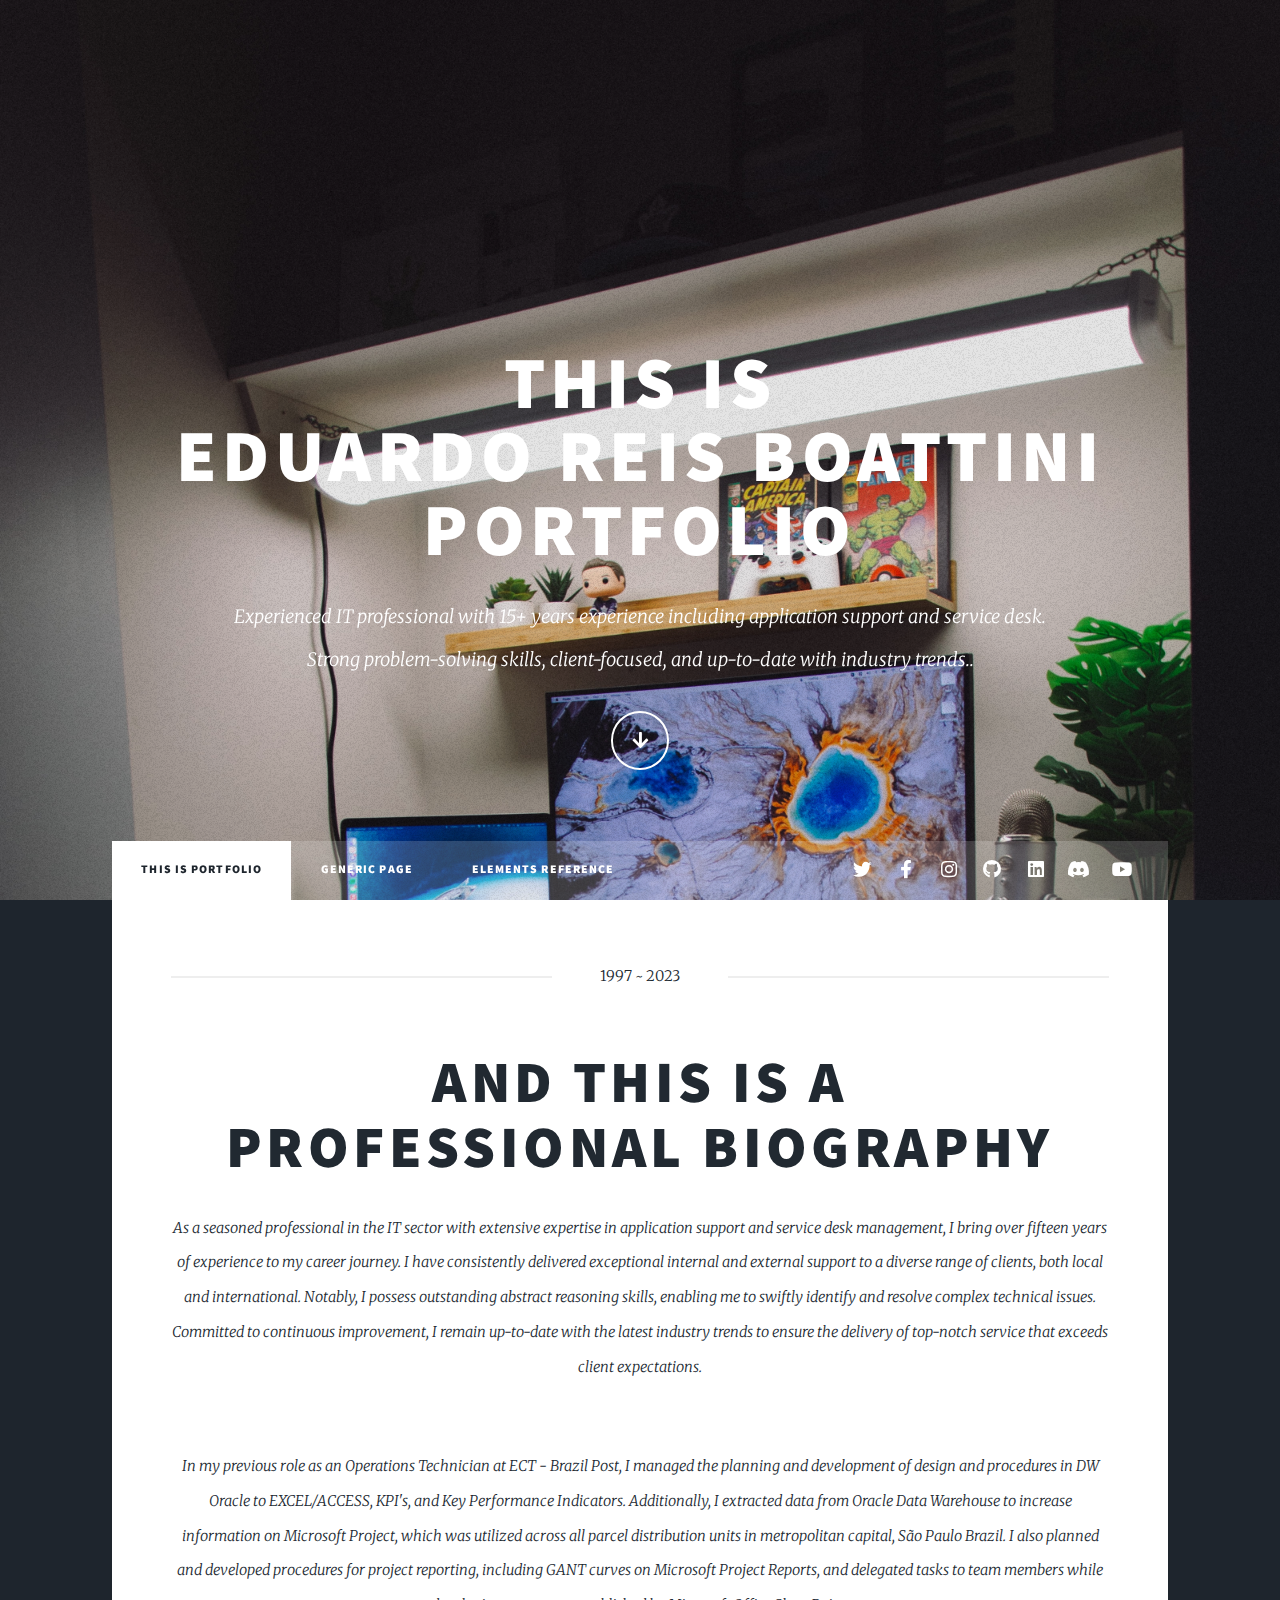
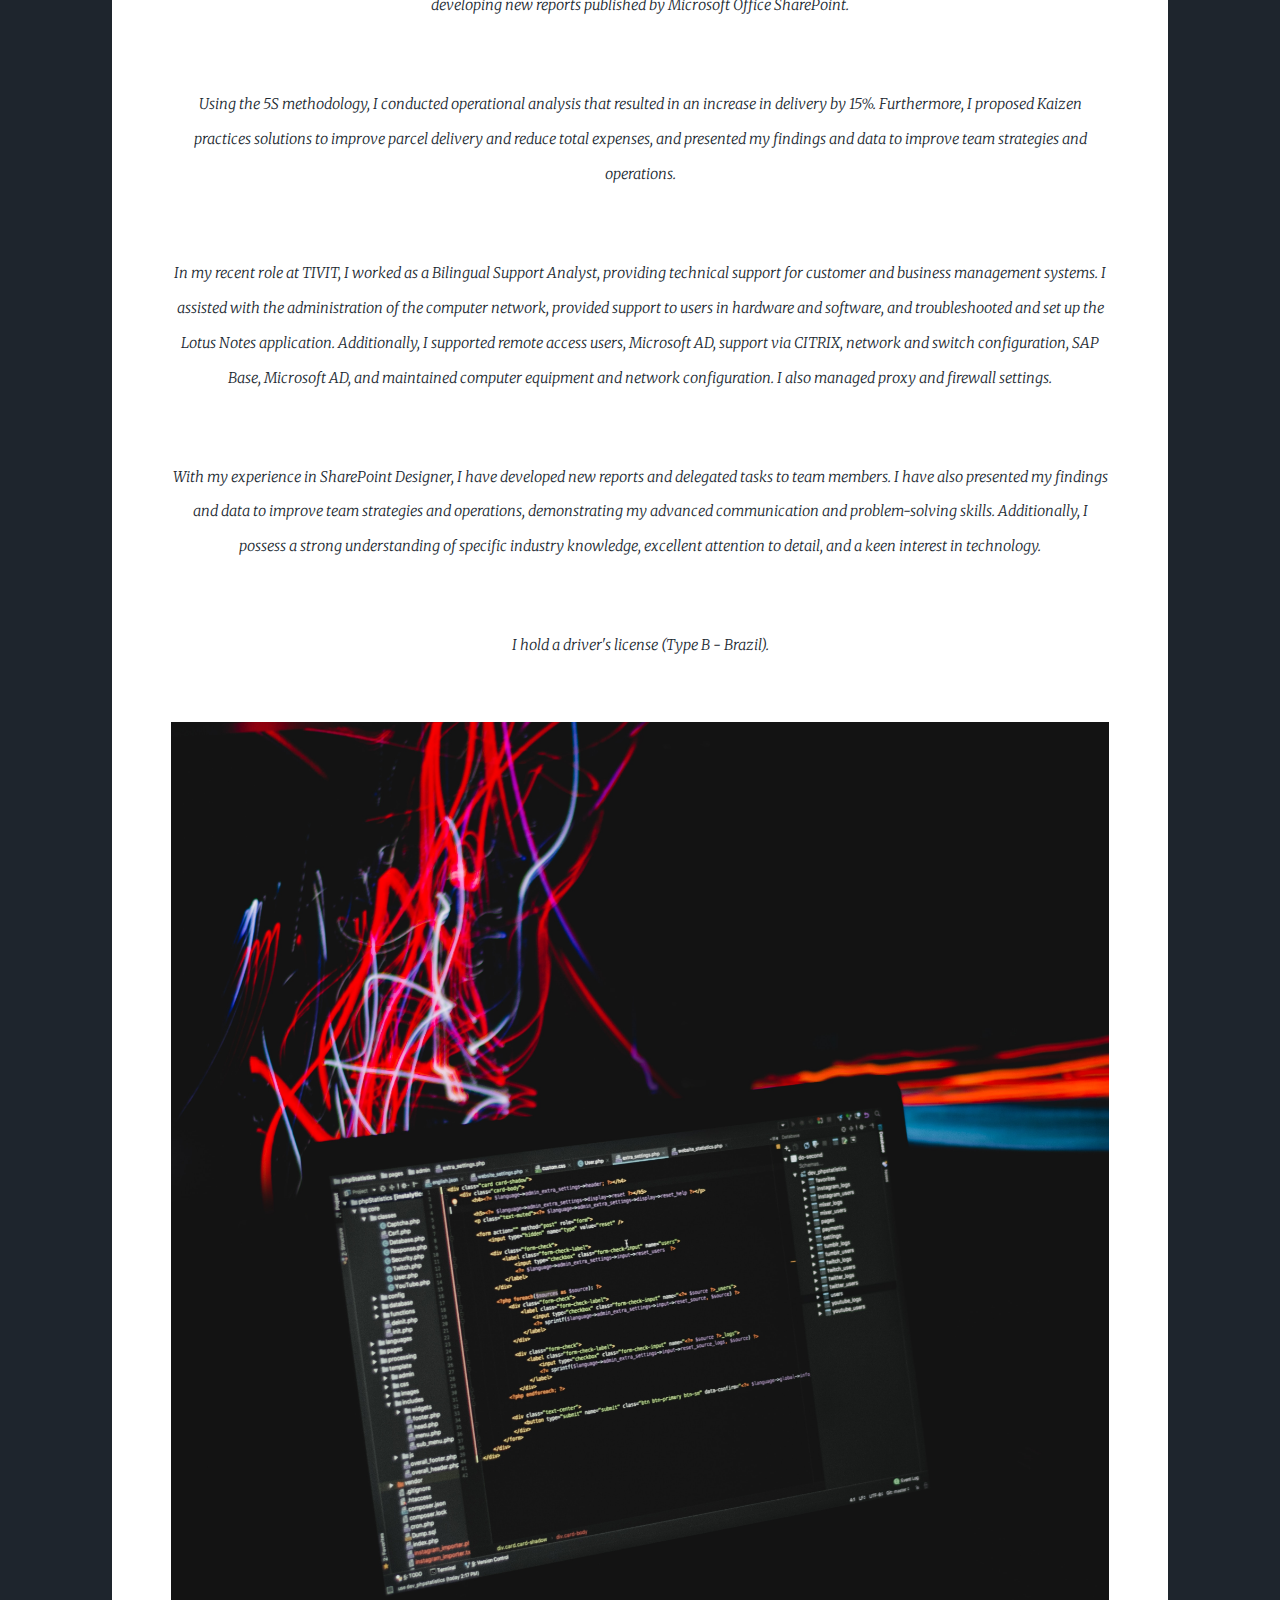
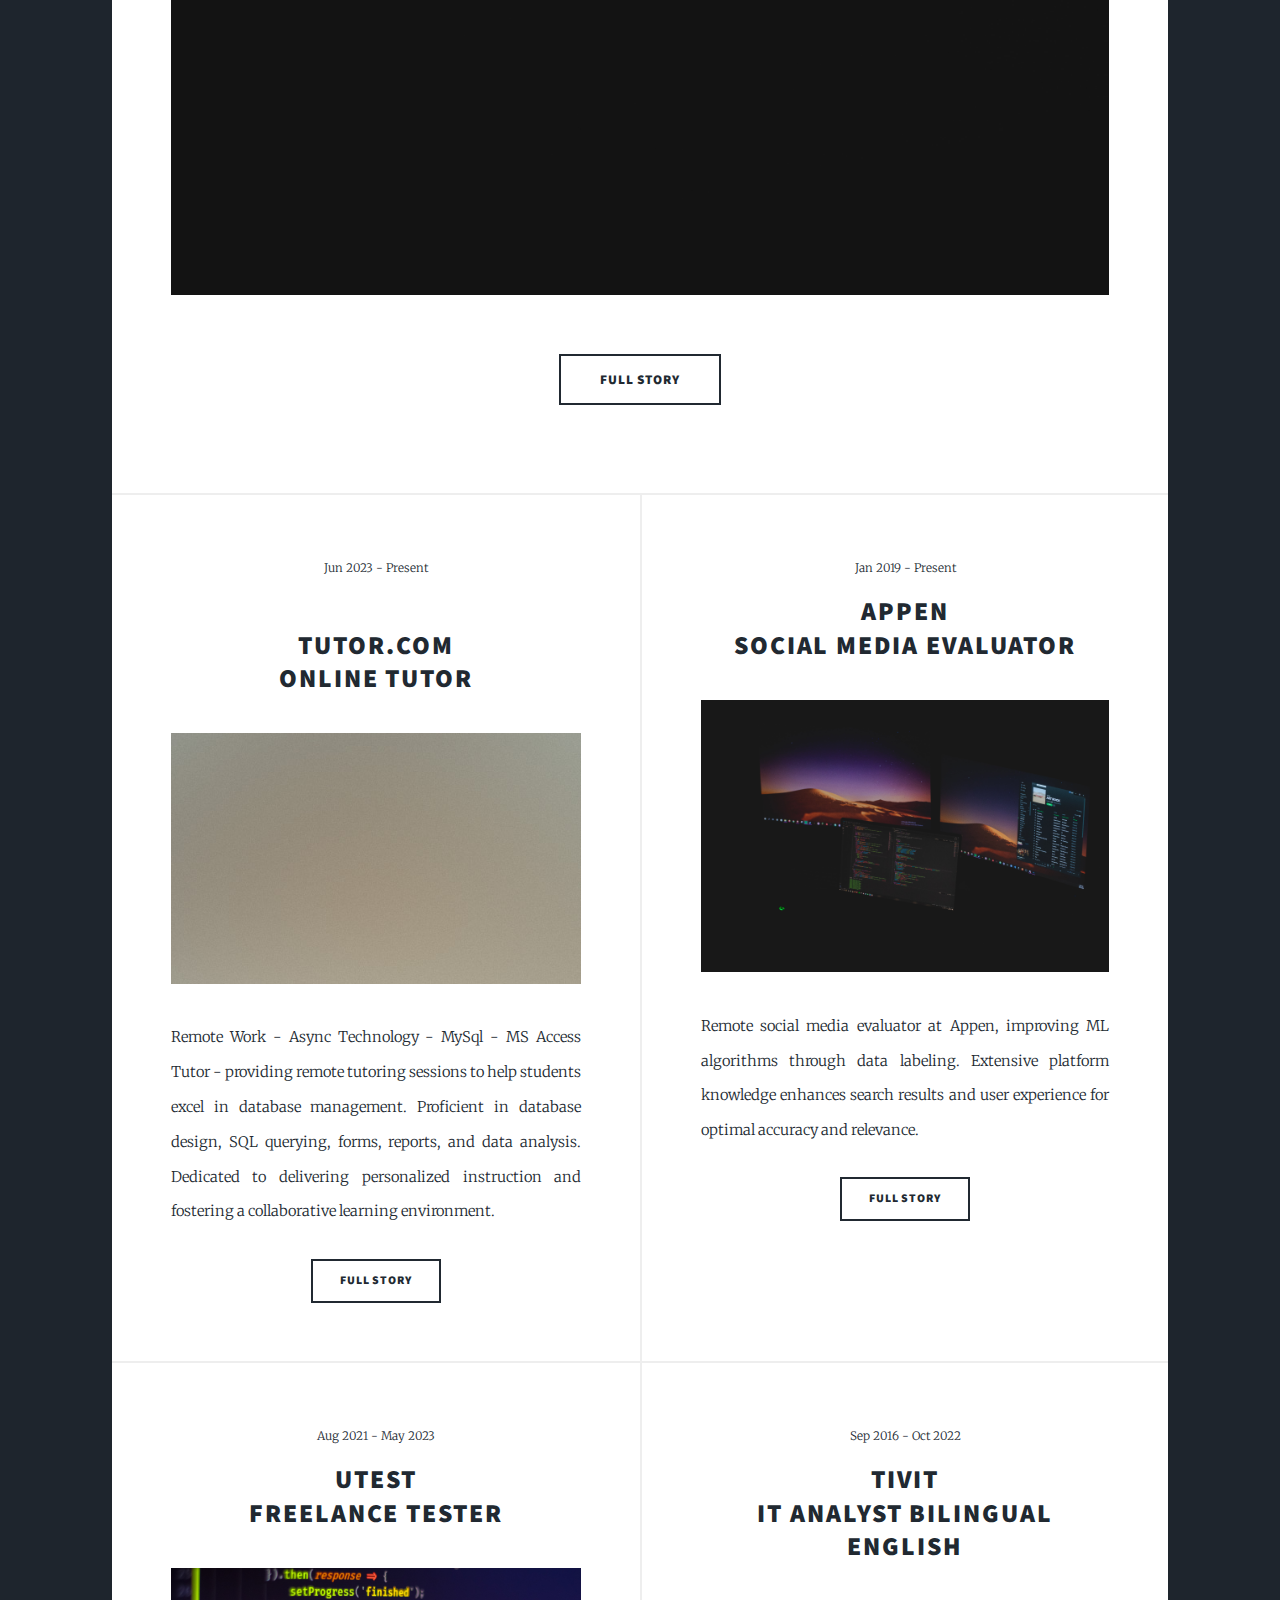
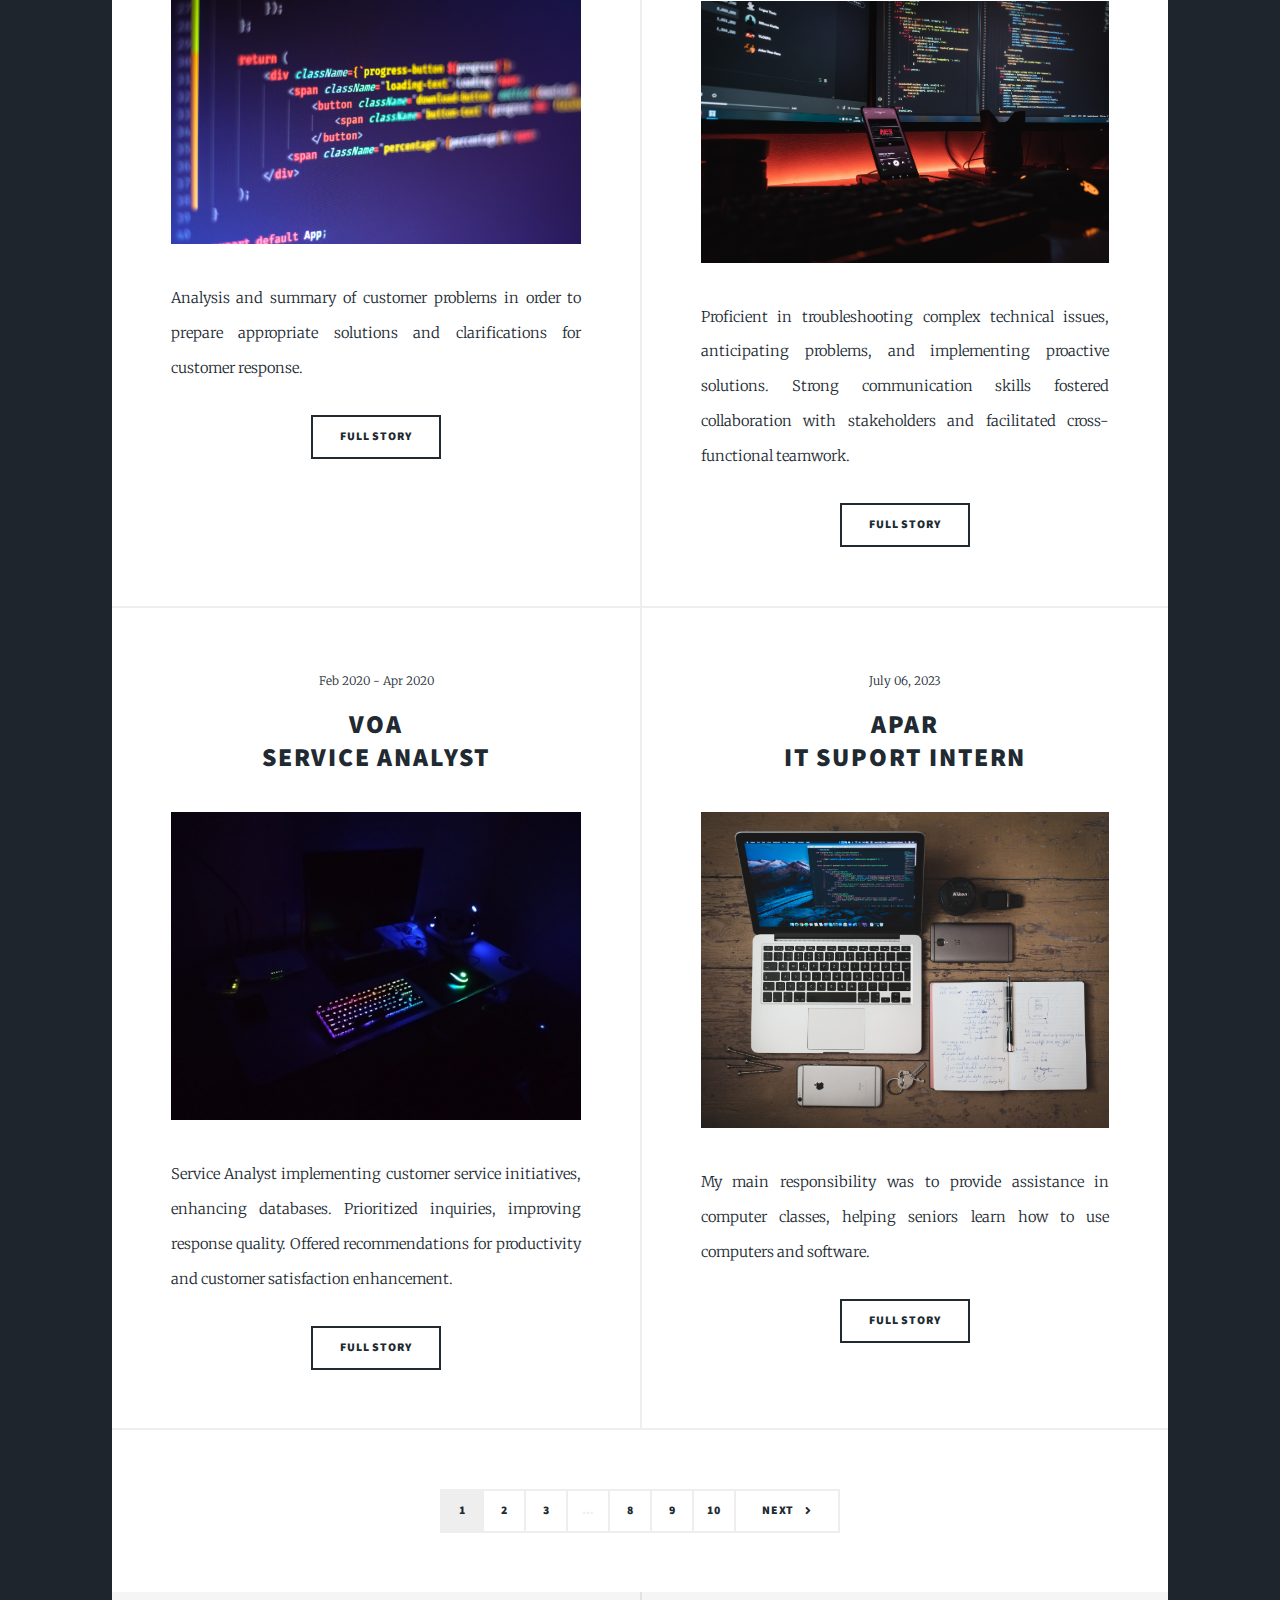
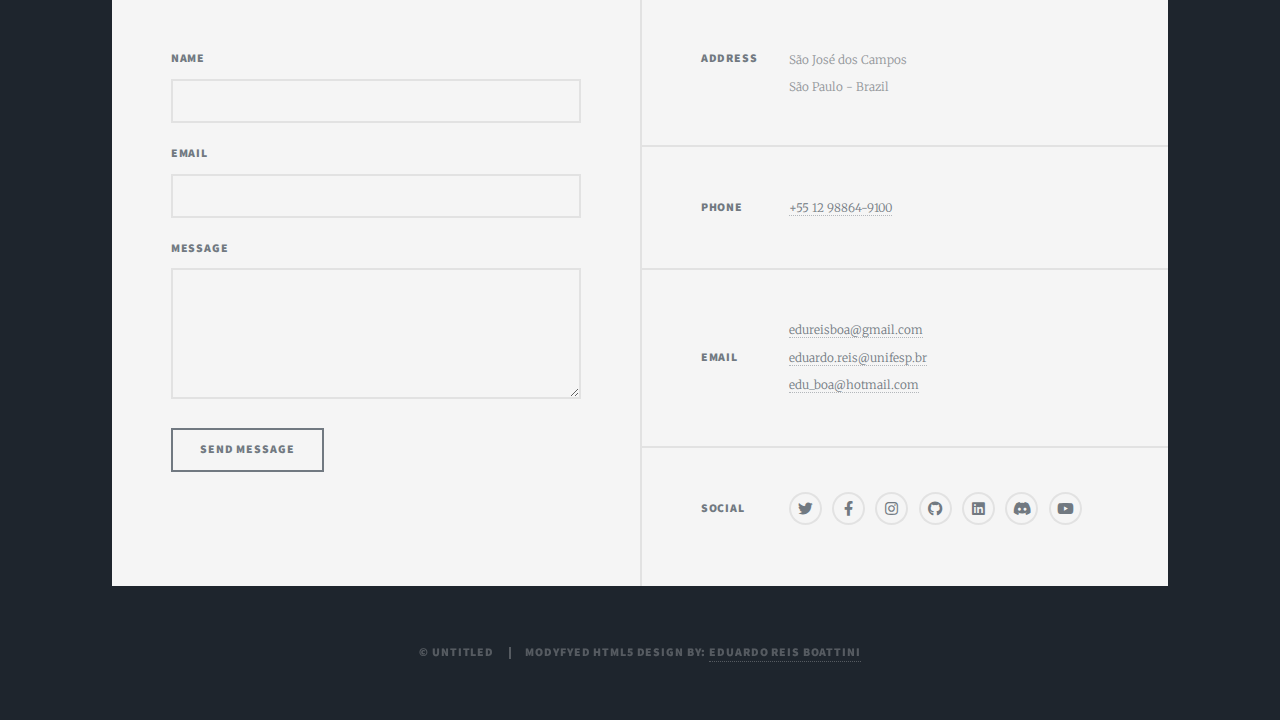
<file: index.html>
<!DOCTYPE HTML>
<!--
	-->
<html>
	<head>
		<title>Portfolio by Eduardo Reis Boattini</title>
		<meta charset="utf-8" />
		<meta name="viewport" content="width=device-width, initial-scale=1, user-scalable=no" />
		<link rel="stylesheet" href="assets/css/main.css" />
		<noscript><link rel="stylesheet" href="assets/css/noscript.css" /></noscript>
	</head>
	<body class="is-preload">

		<!-- Wrapper -->
			<div id="wrapper" class="fade-in">

				<!-- Intro -->
					<div id="intro">
						<h1>This is <br>Eduardo Reis Boattini<br>
						Portfolio</h1>
						<p>Experienced IT professional with 15+ years experience including application support and service desk.<BR> 
							Strong problem-solving skills, client-focused, and up-to-date with industry trends.</a>.</p>
						<ul class="actions">
							<li><a href="#header" class="button icon solid solo fa-arrow-down scrolly">Continue</a></li>
						</ul>
					</div>

				<!-- Header -->
					<header id="header">
						<a href="https://github.com/Eduardoreisboattini/GitHub_PROJECT" class="logo">Portfolio</a>
					</header>

				<!-- Nav -->
					<nav id="nav">
						<ul class="links">
							<li class="active"><a href="index.html">This is Portfolio</a></li>
							<li><a href="generic.html">Generic Page</a></li>
							<li><a href="elements.html">Elements Reference</a></li>
						</ul>
						<ul class="icons">
									<li><a href="https://twitter.com/ed_re_bo" class="icon brands alt fa-twitter"><span class="label">Twitter</span></a></li>
									<li><a href="https://www.facebook.com/eboattini/" class="icon brands alt fa-facebook-f"><span class="label">Facebook</span></a></li>
									<li><a href="https://www.instagram.com/ed_re_bo" class="icon brands alt fa-instagram"><span class="label">Instagram</span></a></li>
									<li><a href="https://github.com/Eduardoreisboattini" class="icon brands alt fa-github"><span class="label">GitHub</span></a></li>
									<li><a href="https://www.linkedin.com/in/eduardoreisboattini/" class="icon brands alt fa-linkedin"><span class="label">Linkedin</span></a></li>
									<li><a href="https://https://discord.gg/tgUv67yD"" class="icon brands alt fa-discord"><span class="label">Discord</span></a></li>
									<li><a href="https://www.youtube.com/@KALISHworld/"" class="icon brands alt fa-youtube"><span class="label">Youtube</span></a></li>
						</ul>
					</nav>

				<!-- Main -->
					<div id="main">

						<!-- Featured Post -->
							<article class="post featured">
								<header class="major">
									<span class="date">1997 ~ 2023</span>
									<h2><a href="#">And this is a<br />
									Professional Biography</a></h2>
									<p>As a seasoned professional in the IT sector with extensive expertise in application support and service desk management, I bring over fifteen years of experience to my career journey. I have consistently delivered exceptional internal and external support to a diverse range of clients, both local and international. Notably, I possess outstanding abstract reasoning skills, enabling me to swiftly identify and resolve complex technical issues. Committed to continuous improvement, I remain up-to-date with the latest industry trends to ensure the delivery of top-notch service that exceeds client expectations.</p>
									<br>
									<p>In my previous role as an Operations Technician at ECT - Brazil Post, I managed the planning and development of design and procedures in DW Oracle to EXCEL/ACCESS, KPI's, and Key Performance Indicators. Additionally, I extracted data from Oracle Data Warehouse to increase information on Microsoft Project, which was utilized across all parcel distribution units in metropolitan capital, São Paulo Brazil. I also planned and developed procedures for project reporting, including GANT curves on Microsoft Project Reports, and delegated tasks to team members while developing new reports published by Microsoft Office SharePoint.</p>
									<br>									
									<p>Using the 5S methodology, I conducted operational analysis that resulted in an increase in delivery by 15%. Furthermore, I proposed Kaizen practices solutions to improve parcel delivery and reduce total expenses, and presented my findings and data to improve team strategies and operations.</p>
									<br>									
									<p>In my recent role at TIVIT, I worked as a Bilingual Support Analyst, providing technical support for customer and business management systems. I assisted with the administration of the computer network, provided support to users in hardware and software, and troubleshooted and set up the Lotus Notes application. Additionally, I supported remote access users, Microsoft AD, support via CITRIX, network and switch configuration, SAP Base, Microsoft AD, and maintained computer equipment and network configuration. I also managed proxy and firewall settings.</p>
									<br>								
									<p>With my experience in SharePoint Designer, I have developed new reports and delegated tasks to team members. I have also presented my findings and data to improve team strategies and operations, demonstrating my advanced communication and problem-solving skills. Additionally, I possess a strong understanding of specific industry knowledge, excellent attention to detail, and a keen interest in technology.</p>
									<br>
									<p> I hold a driver's license (Type B - Brazil).</p>
									
								</header>
								<a href="#" class="image main"><img src="images/pic01.jpg" alt="" /></a>
								<ul class="actions special">
									<li><a href="#" class="button large">Full Story</a></li>
								</ul>
							</article>

						<!-- Posts -->
							<section class="posts">
								<article>
									<header>
										<span class="date">Jun 2023 - Present</span>
										<h2><br href="#">Tutor.com</br>
										Online Tutor</a></h2>
									</header>
									<a href="#" class="image fit"><img src="images/pic02.jpg" alt="" /></a>
									<p>Remote Work - Async Technology - MySql - MS Access Tutor - providing remote tutoring sessions to help students excel in database management. Proficient in database design, SQL querying, forms, reports, and data analysis. Dedicated to delivering personalized instruction and fostering a collaborative learning environment.</p>
									<ul class="actions special">
										<li><a href="#" class="button">Full Story</a></li>
									</ul>
								</article>
								<article>
									<header>
										<span class="date">Jan 2019 - Present</span>
										<h2><a href="#">Appen<br>
										Social Media Evaluator</a></h2>
									</header>
									<a href="#" class="image fit"><img src="images/pic03.jpg" alt="" /></a>
									<p>Remote social media evaluator at Appen, improving ML algorithms through data labeling. Extensive platform knowledge enhances search results and user experience for optimal accuracy and relevance.</p>
									<ul class="actions special">
										<li><a href="#" class="button">Full Story</a></li>
									</ul>
								</article>
								<article>
									<header>
										<span class="date">Aug 2021 - May 2023</span>
										<h2><a href="#">UTest<br>
										Freelance Tester</a></h2>
									</header>
									<a href="#" class="image fit"><img src="images/pic04.jpg" alt="" /></a>
									<p>Analysis and summary of customer problems in order to prepare appropriate solutions and clarifications for customer response.</p>
									<ul class="actions special">
										<li><a href="#" class="button">Full Story</a></li>
									</ul>
								</article>
								<article>
									<header>
										<span class="date">Sep 2016 - Oct 2022</span>
										<h2><a href="#">Tivit<br>
										IT Analyst Bilingual English</a></h2>
									</header>
									<a href="#" class="image fit"><img src="images/pic05.jpg" alt="" /></a>
									<p>Proficient in troubleshooting complex technical issues, anticipating problems, and implementing proactive solutions. Strong communication skills fostered collaboration with stakeholders and facilitated cross-functional teamwork.</p>
									<ul class="actions special">
										<li><a href="#" class="button">Full Story</a></li>
									</ul>
								</article>
								<article>
									<header>
										<span class="date">Feb 2020 - Apr 2020</span>
										<h2><a href="#">VOA<br>
										Service Analyst</a></h2>
									</header>
									<a href="#" class="image fit"><img src="images/pic06.jpg" alt="" /></a>
									<p>Service Analyst implementing customer service initiatives, enhancing databases. Prioritized inquiries, improving response quality. Offered recommendations for productivity and customer satisfaction enhancement.</p>
									<ul class="actions special">
										<li><a href="#" class="button">Full Story</a></li>
									</ul>
								</article>
								<article>
									<header>
										<span class="date">July 06, 2023</span>
										<h2><a href="#">APAR<br>
										IT Suport Intern</a></h2>
									</header>
									<a href="#" class="image fit"><img src="images/pic07.jpg" alt="" /></a>
									<p>My main responsibility was to provide assistance in computer classes, helping seniors learn how to use computers and software.</p>
									<ul class="actions special">
										<li><a href="#" class="button">Full Story</a></li>
									</ul>
								</article>
							</section>

						<!-- Footer -->
							<footer>
								<div class="pagination">
									<!--<a href="#" class="previous">Prev</a>-->
									<a href="#" class="page active">1</a>
									<a href="#" class="page">2</a>
									<a href="#" class="page">3</a>
									<span class="extra">&hellip;</span>
									<a href="#" class="page">8</a>
									<a href="#" class="page">9</a>
									<a href="#" class="page">10</a>
									<a href="#" class="next">Next</a>
								</div>
							</footer>

					</div>

				<!-- Footer -->
					<footer id="footer">
						<section>
							<form method="post" action="#">
								<div class="fields">
									<div class="field">
										<label for="name">Name</label>
										<input type="text" name="name" id="name" />
									</div>
									<div class="field">
										<label for="email">Email</label>
										<input type="text" name="email" id="email" />
									</div>
									<div class="field">
										<label for="message">Message</label>
										<textarea name="message" id="message" rows="3"></textarea>
									</div>
								</div>
								<ul class="actions">
									<li><input type="submit" value="Send Message" /></li>
								</ul>
							</form>
						</section>
						<section class="split contact">
							<section class="alt">
								<h3>Address</h3>
								<p>São José dos Campos<br />
									São Paulo - Brazil</p>
							</section>
							<section>
								<h3>Phone</h3>
								<p><a href="#">+55 12 98864-9100</a></p>
							</section>
							<section>
								<h3>Email</h3>
								<p><a href="#">edureisboa@gmail.com<br>eduardo.reis@unifesp.br<br>edu_boa@hotmail.com</a></p>
							</section>
							<section>
								<h3>Social</h3>
								<ul class="icons alt">
									<li><a href="https://twitter.com/ed_re_bo" class="icon brands alt fa-twitter"><span class="label">Twitter</span></a></li>
									<li><a href="https://www.facebook.com/eboattini/" class="icon brands alt fa-facebook-f"><span class="label">Facebook</span></a></li>
									<li><a href="https://www.instagram.com/ed_re_bo" class="icon brands alt fa-instagram"><span class="label">Instagram</span></a></li>
									<li><a href="https://github.com/Eduardoreisboattini" class="icon brands alt fa-github"><span class="label">GitHub</span></a></li>
									<li><a href="https://www.linkedin.com/in/eduardoreisboattini/" class="icon brands alt fa-linkedin"><span class="label">Linkedin</span></a></li>
									<li><a href="https://https://discord.gg/tgUv67yD"" class="icon brands alt fa-discord"><span class="label">Discord</span></a></li>
									<li><a href="https://www.youtube.com/@KALISHworld/"" class="icon brands alt fa-youtube"><span class="label">Youtube</span></a></li>
								</ul>
							</section>
						</section>
					</footer>

				<!-- Copyright -->
					<div id="copyright">
						<ul><li>&copy; Untitled</li><li>Modyfyed HTML5 Design by: <a href="https://linkedin.com/in/eduardoreisboattini">Eduardo Reis Boattini</a></li></ul>
					</div>

			</div>

		<!-- Scripts -->
			<script src="assets/js/jquery.min.js"></script>
			<script src="assets/js/jquery.scrollex.min.js"></script>
			<script src="assets/js/jquery.scrolly.min.js"></script>
			<script src="assets/js/browser.min.js"></script>
			<script src="assets/js/breakpoints.min.js"></script>
			<script src="assets/js/util.js"></script>
			<script src="assets/js/main.js"></script>

	</body>
</html>
</file>
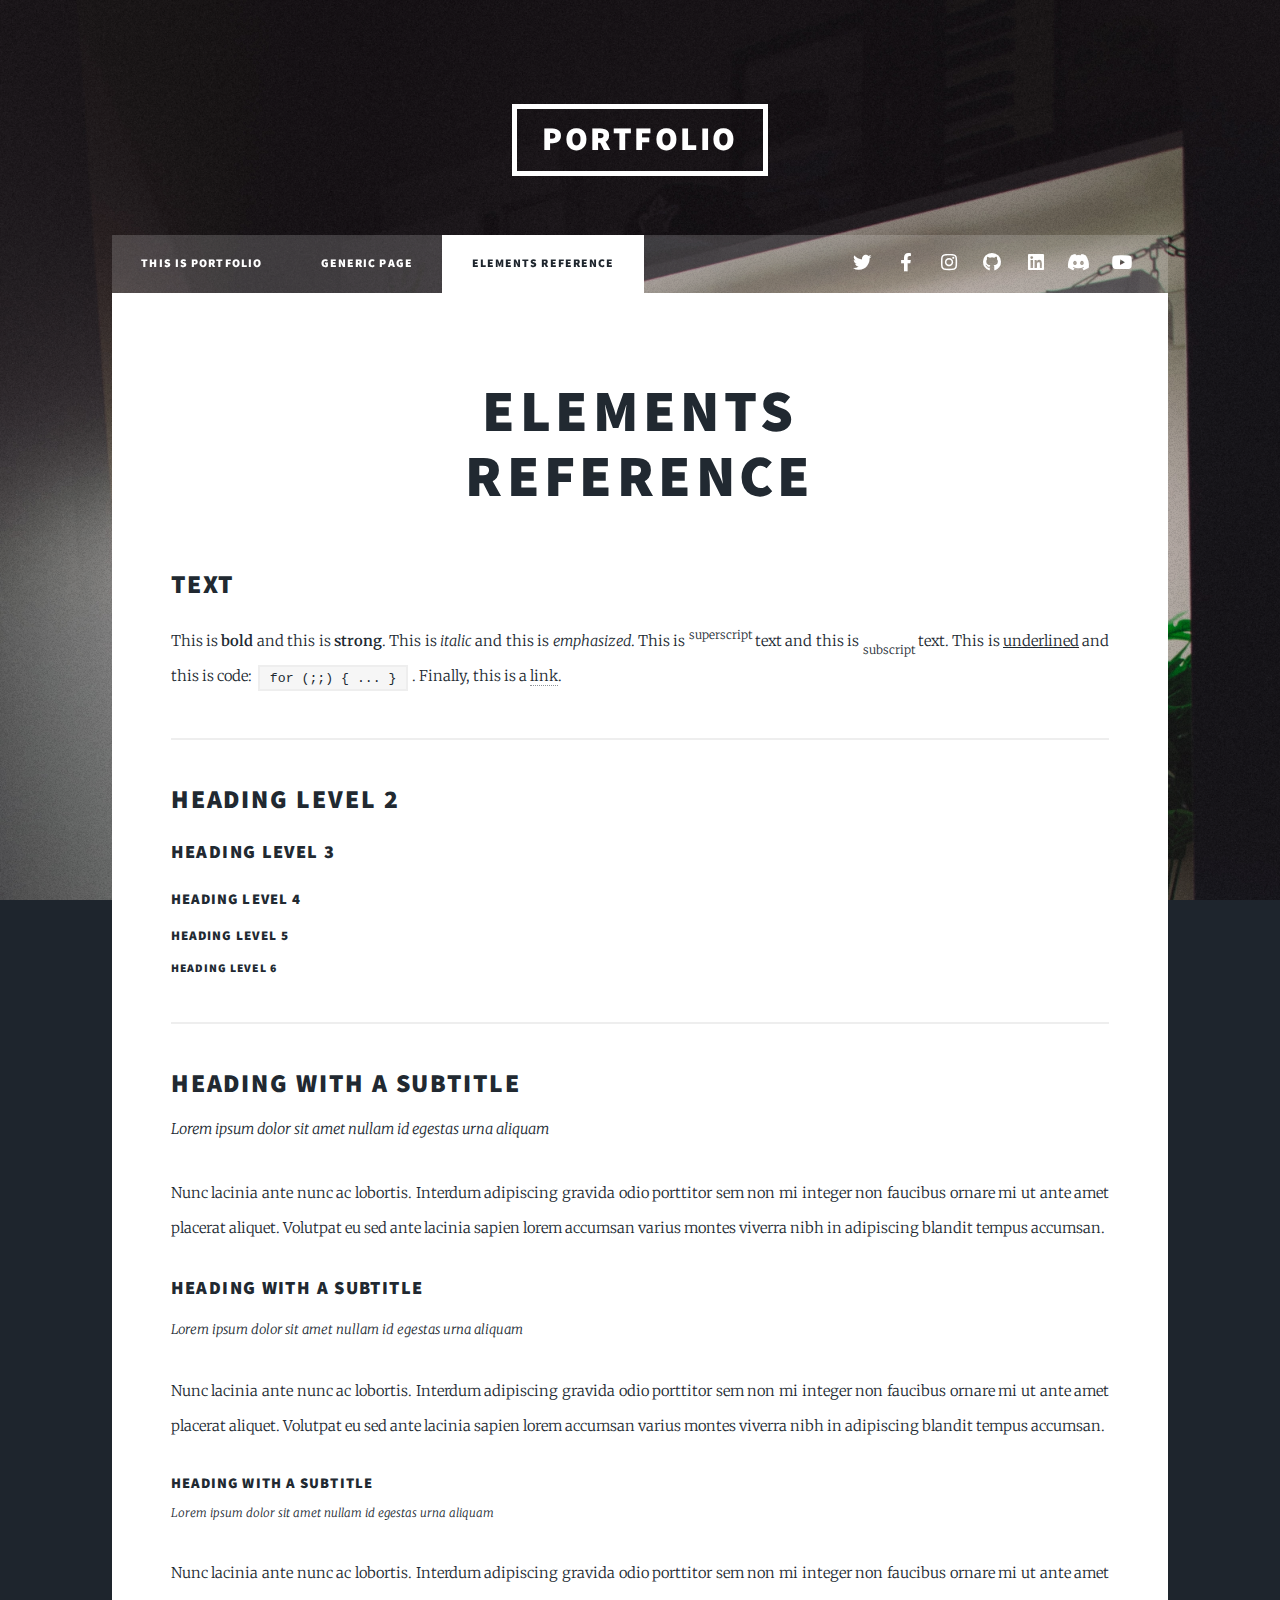
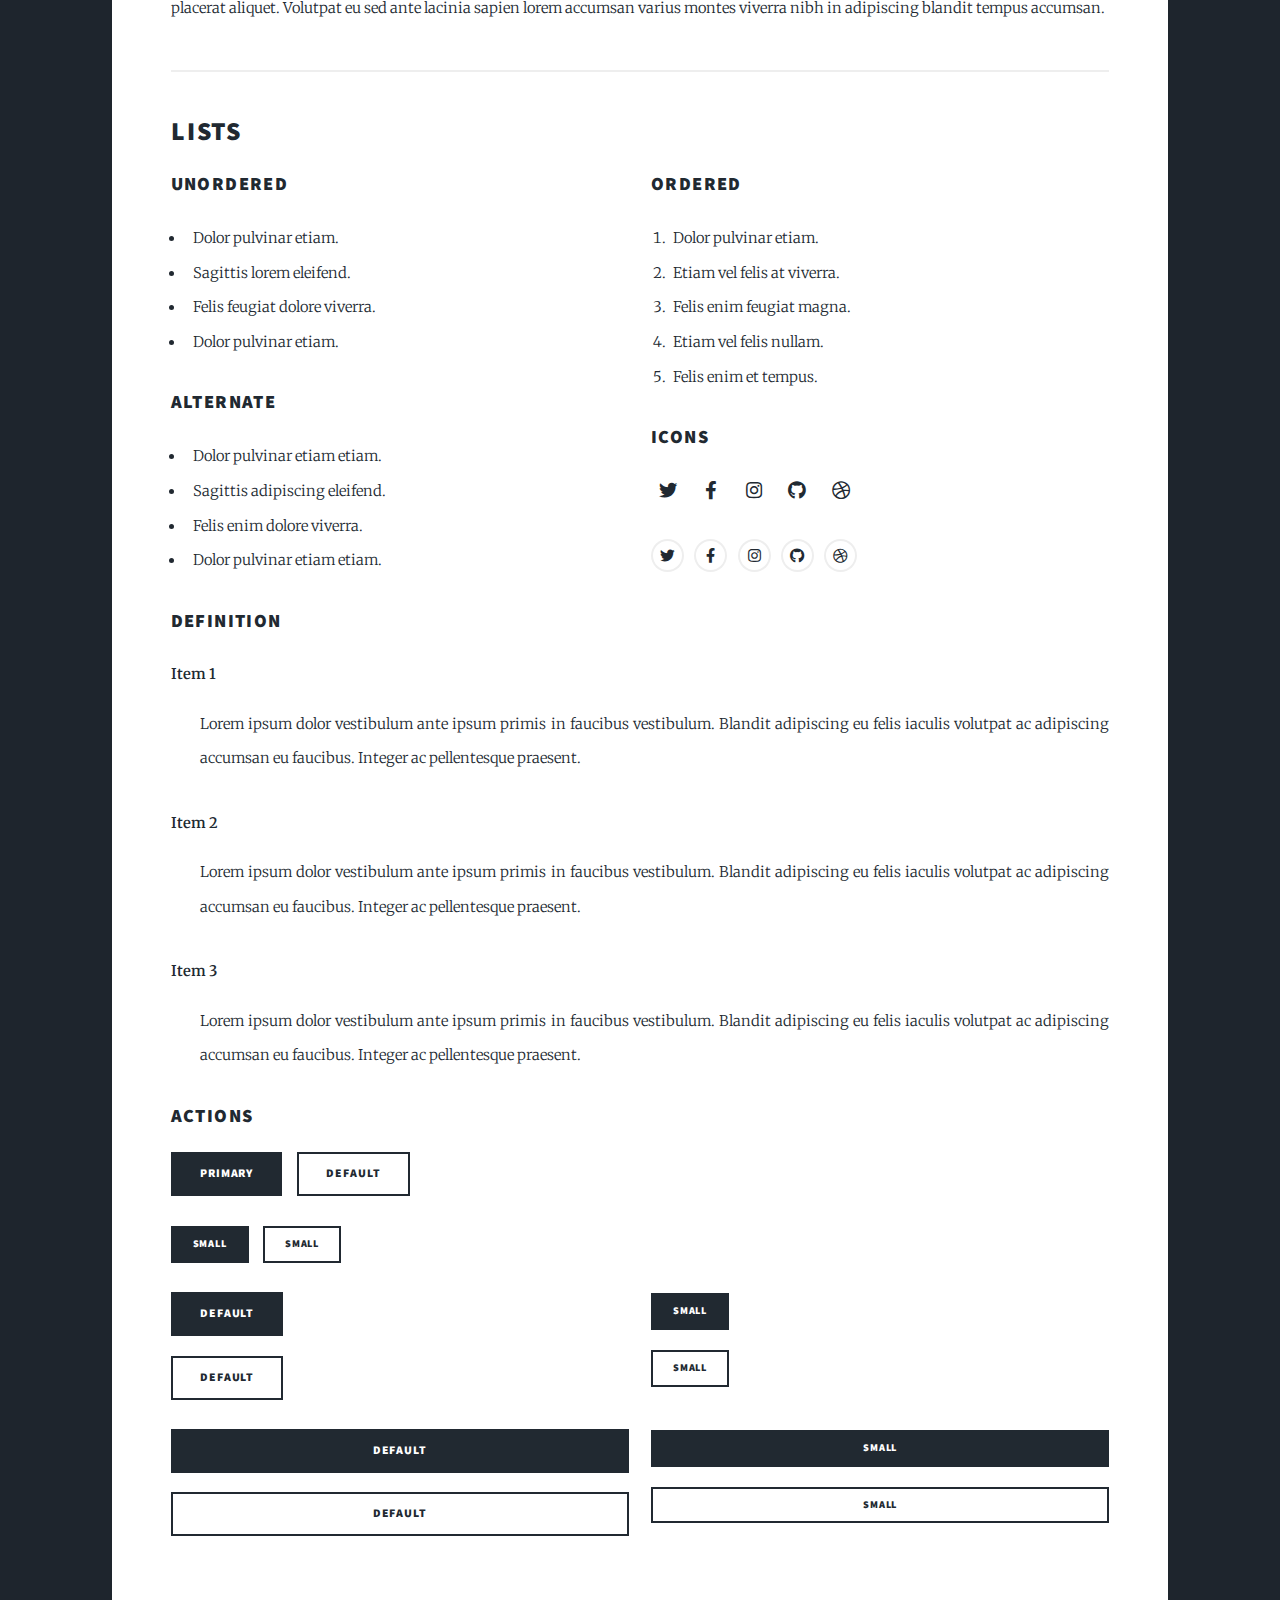
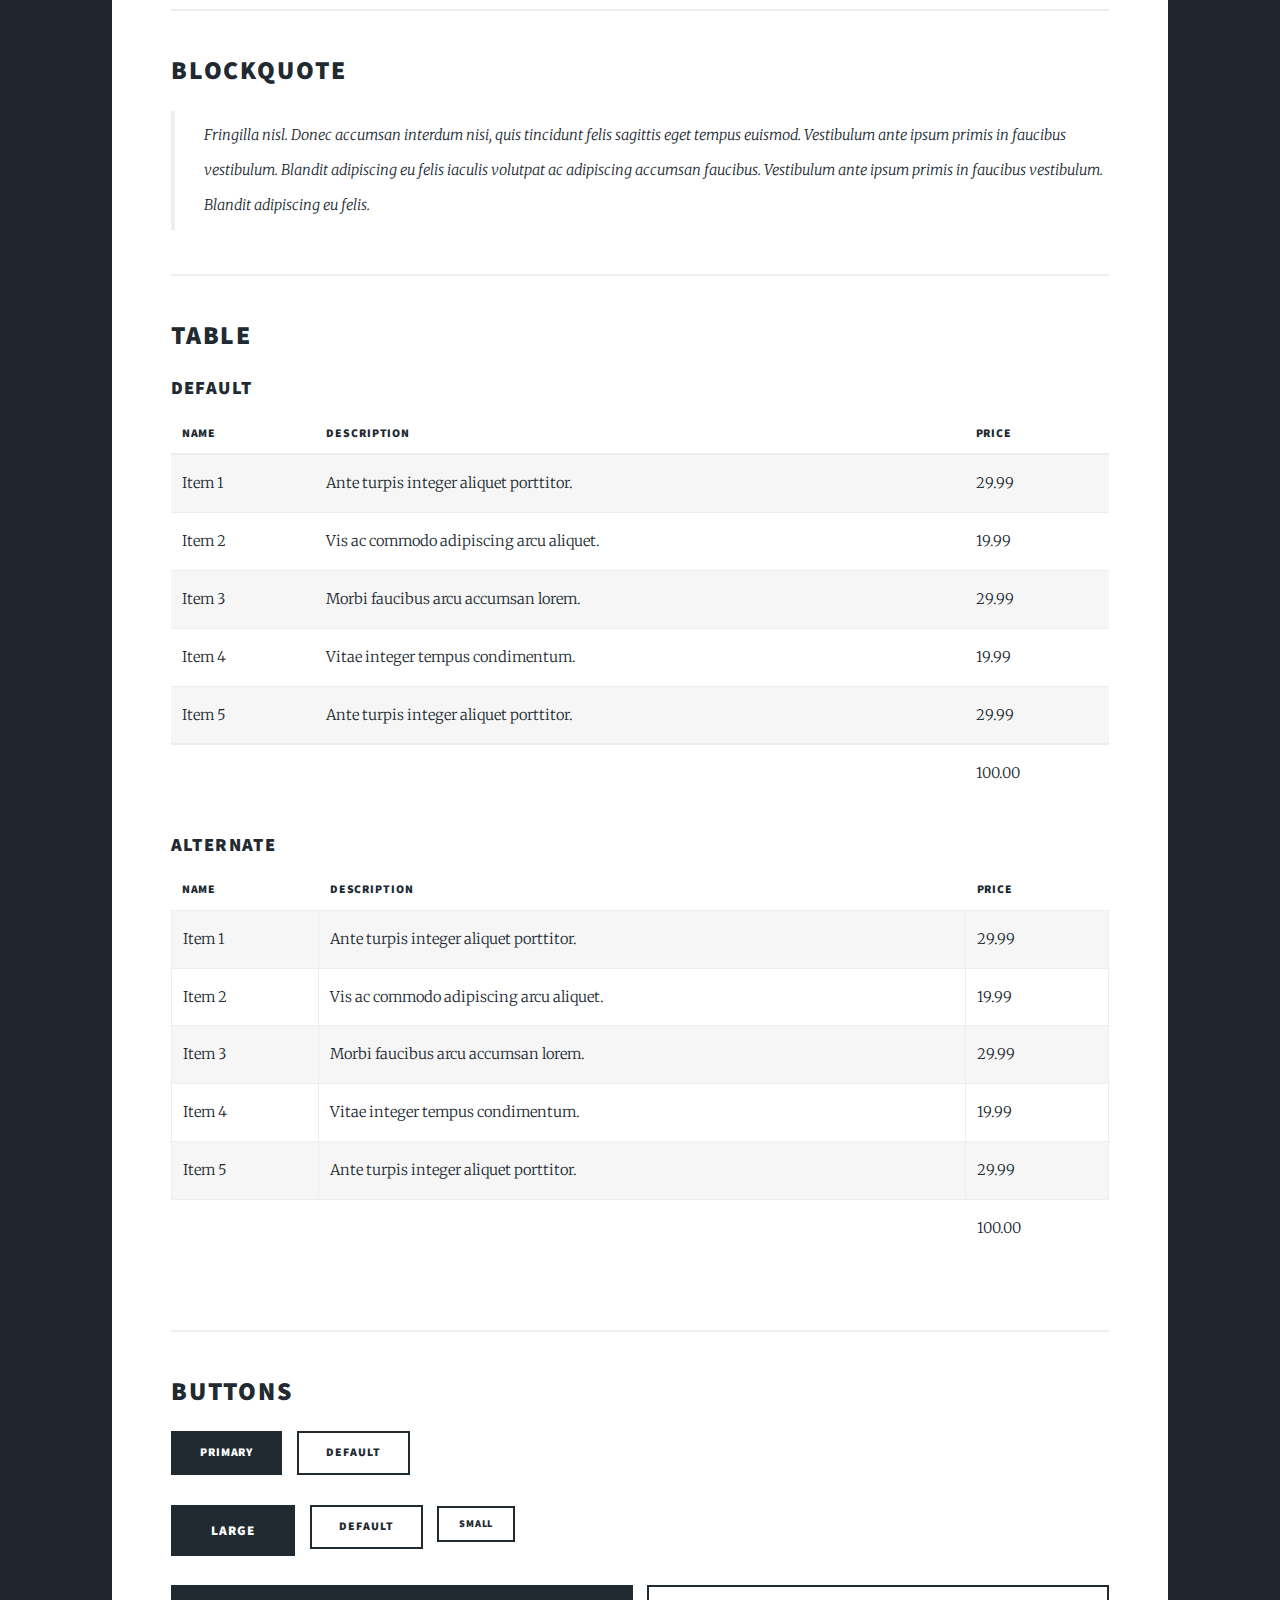
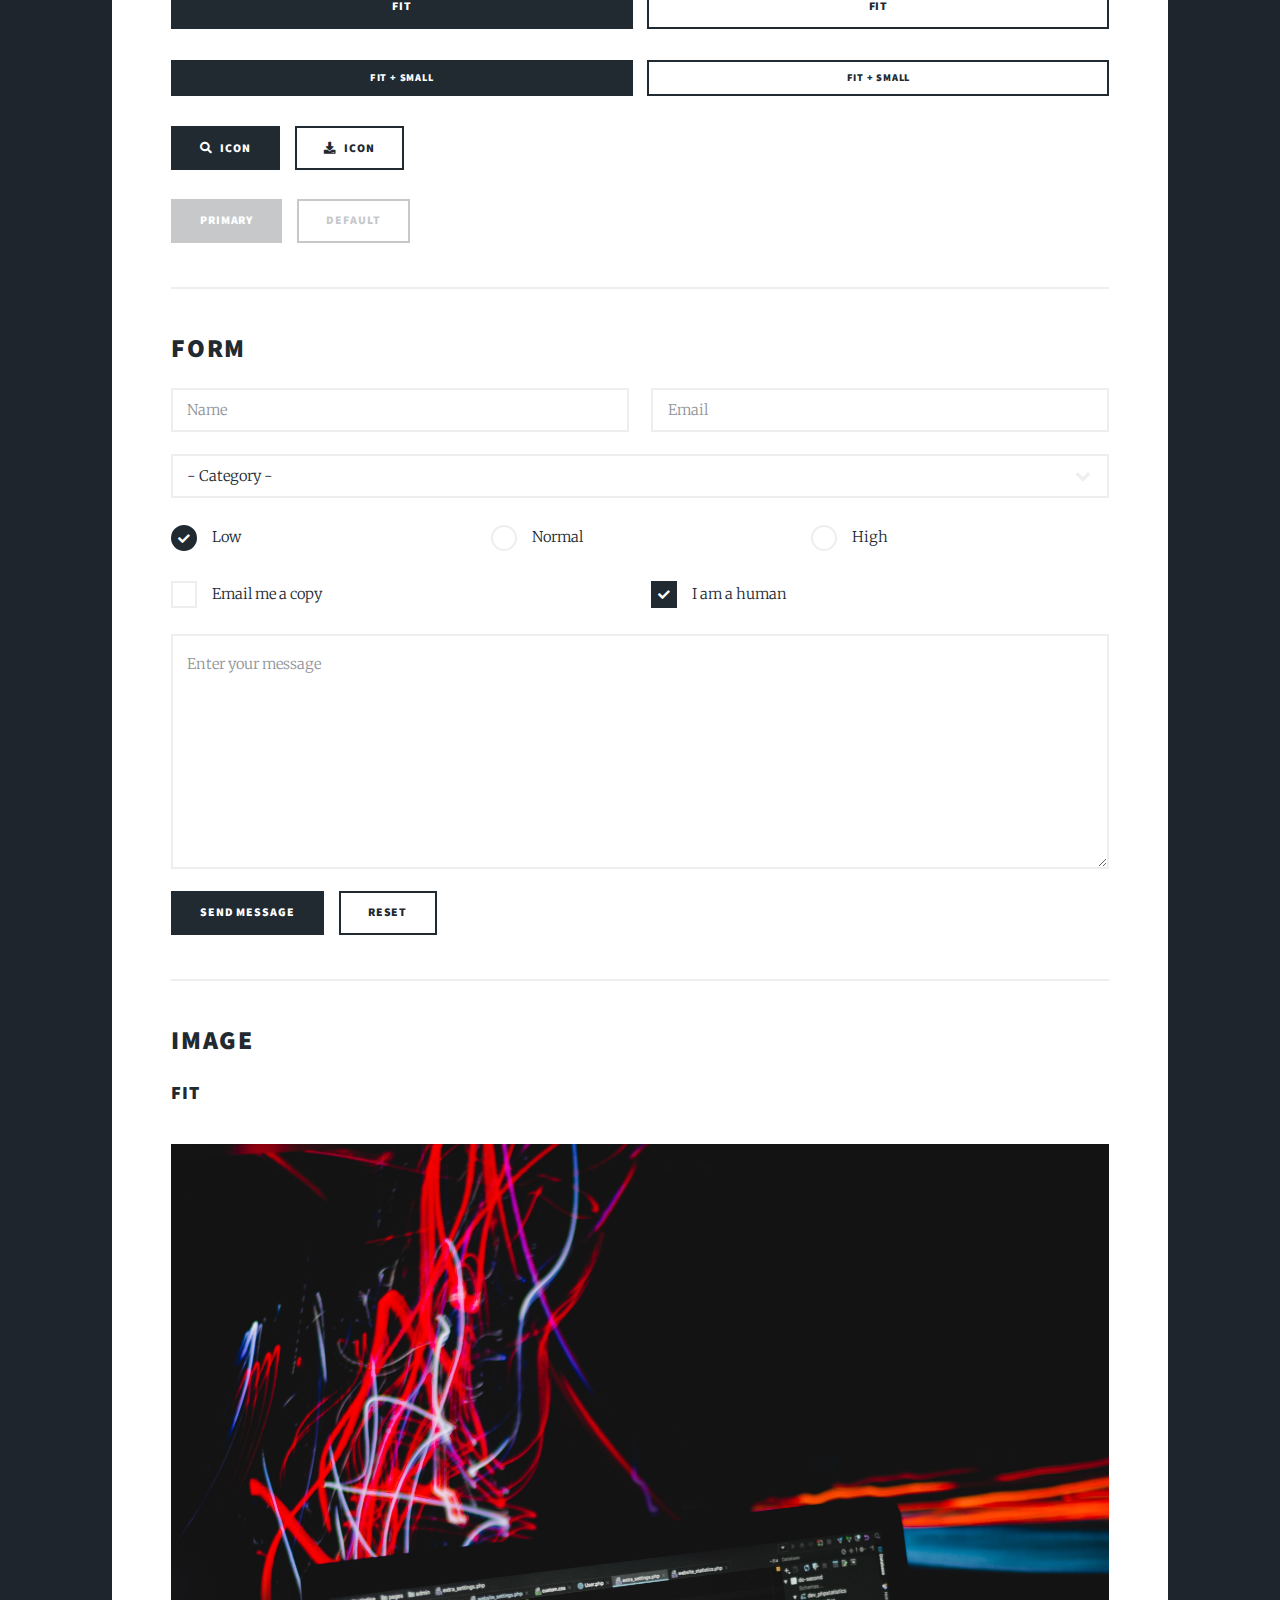
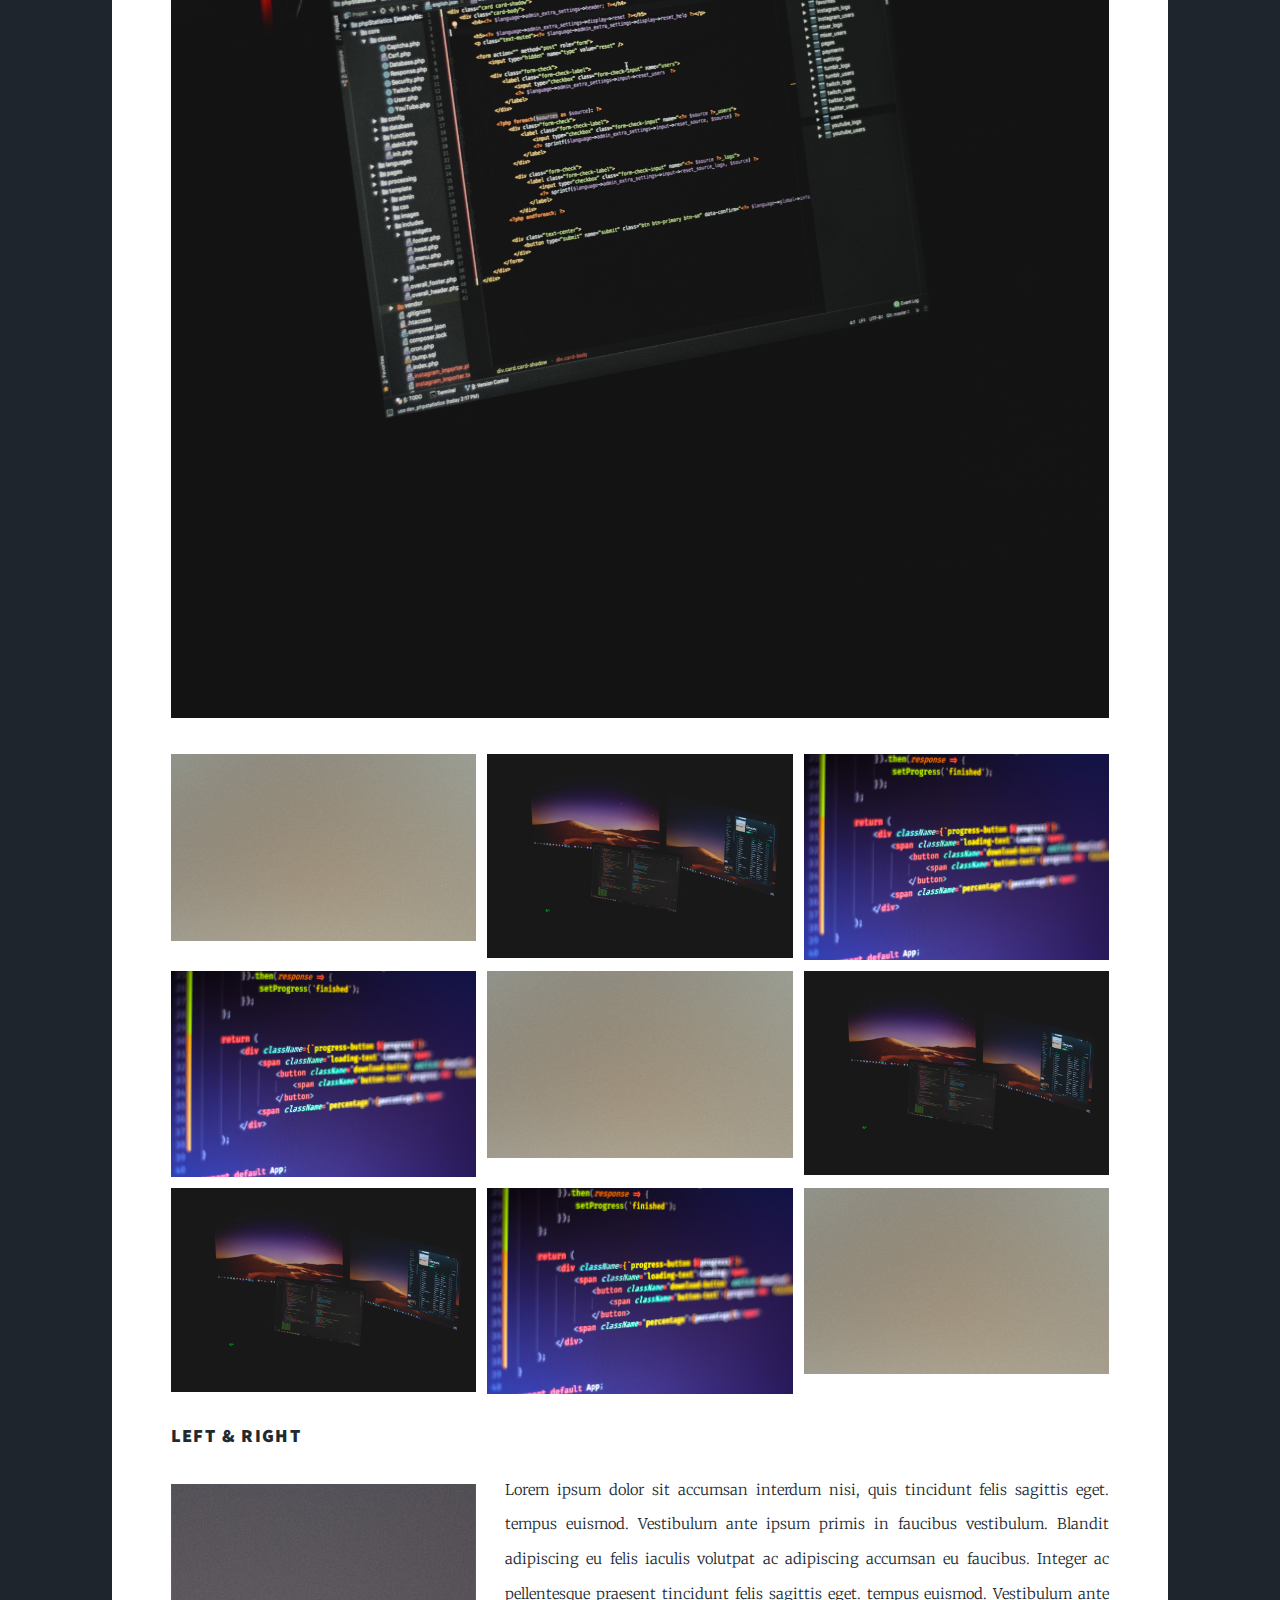
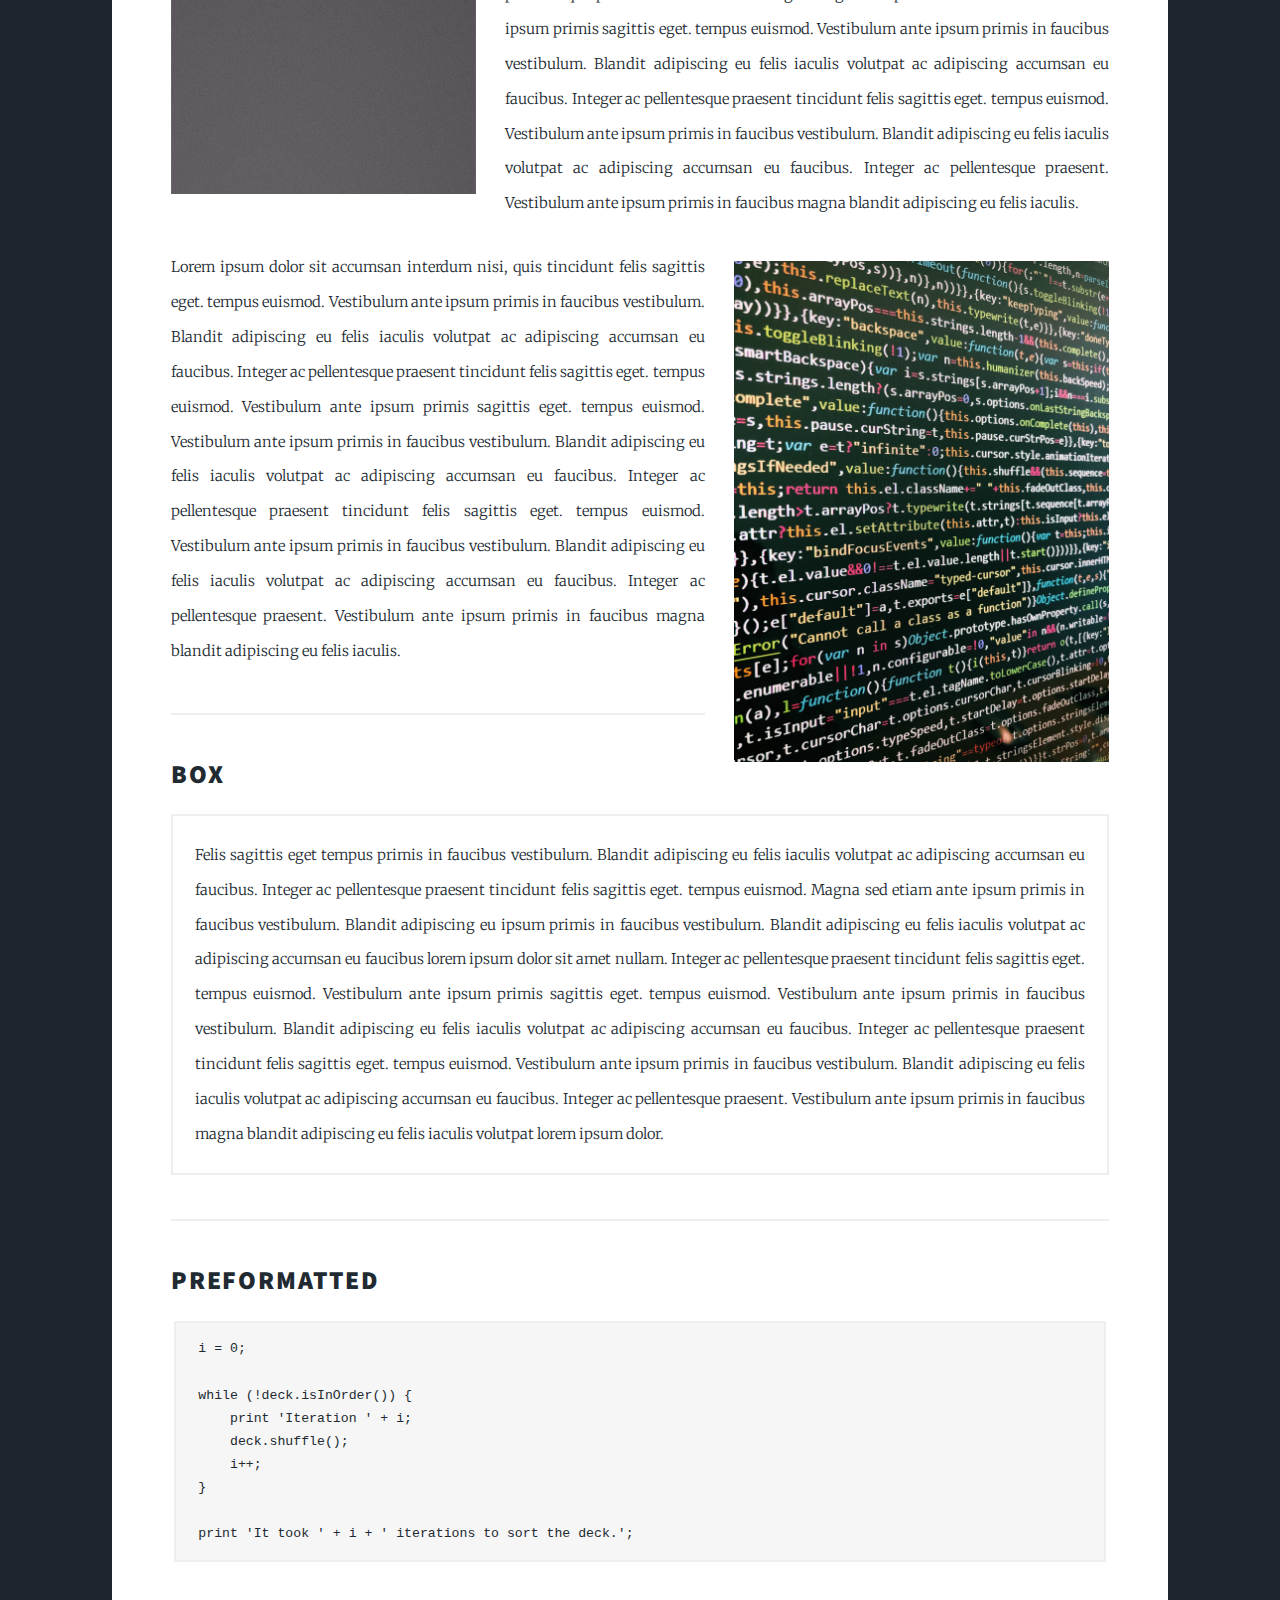
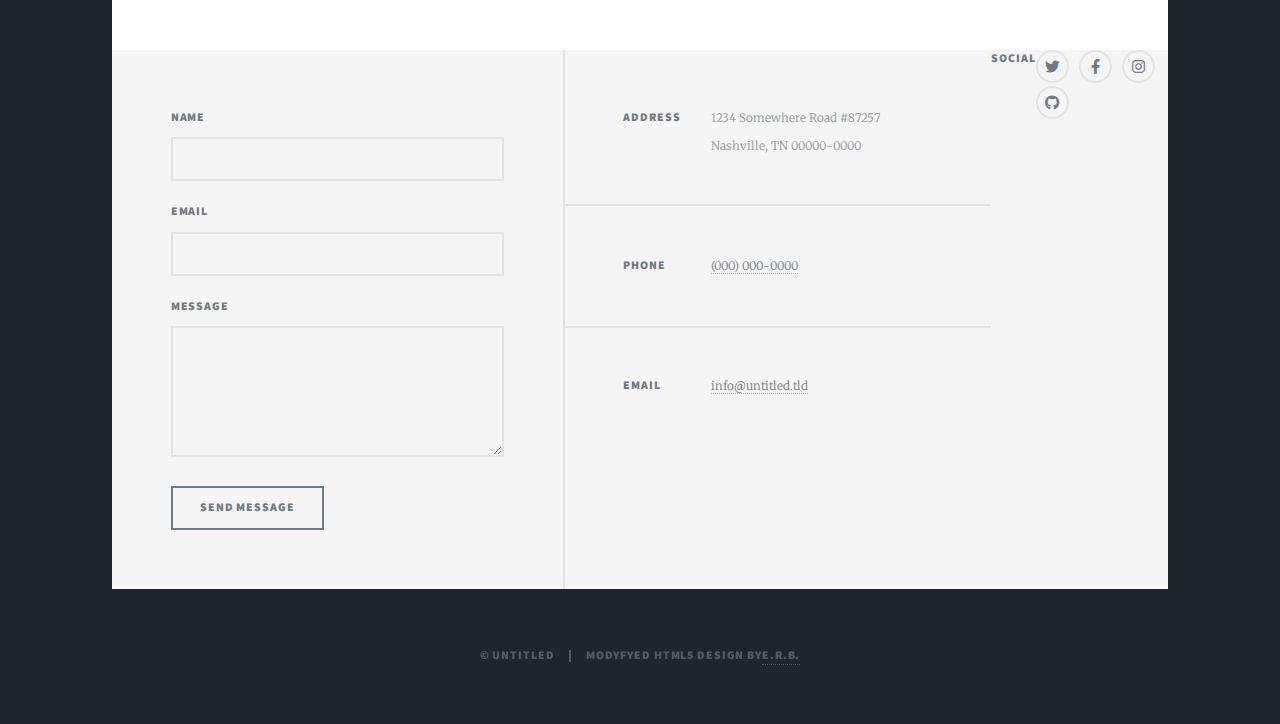
<file: elements.html>
<!DOCTYPE HTML>
<!--
	PORTFOLIO by Eduardo Reis Boattini
	-->
<html>
	<head>
		<title>Elements Reference - PORTFOLIO by Eduardo Reis Boattini</title>
		<meta charset="utf-8" />
		<meta name="viewport" content="width=device-width, initial-scale=1, user-scalable=no" />
		<link rel="stylesheet" href="assets/css/main.css" />
		<noscript><link rel="stylesheet" href="assets/css/noscript.css" /></noscript>
	</head>
	<body class="is-preload">

		<!-- Wrapper -->
			<div id="wrapper">

				<!-- Header -->
					<header id="header">
						<a href="index.html" class="logo">PORTFOLIO</a>
					</header>

				<!-- Nav -->
					<nav id="nav">
						<ul class="links">
							<li><a href="index.html">This is PORTFOLIO</a></li>
							<li><a href="generic.html">Generic Page</a></li>
							<li class="active"><a href="elements.html">Elements Reference</a></li>
						</ul>
						<ul class="icons">
									<li><a href="https://twitter.com/ed_re_bo" class="icon brands alt fa-twitter"><span class="label">Twitter</span></a></li>
									<li><a href="https://www.facebook.com/eboattini/" class="icon brands alt fa-facebook-f"><span class="label">Facebook</span></a></li>
									<li><a href="https://www.instagram.com/ed_re_bo" class="icon brands alt fa-instagram"><span class="label">Instagram</span></a></li>
									<li><a href="https://github.com/Eduardoreisboattini" class="icon brands alt fa-github"><span class="label">GitHub</span></a></li>
									<li><a href="https://www.linkedin.com/in/eduardoreisboattini/" class="icon brands alt fa-linkedin"><span class="label">Linkedin</span></a></li>
									<li><a href="https://https://discord.gg/tgUv67yD"" class="icon brands alt fa-discord"><span class="label">Discord</span></a></li>
									<li><a href="https://www.youtube.com/@KALISHworld/"" class="icon brands alt fa-youtube"><span class="label">Youtube</span></a></li>
						</ul>
					</nav>

				<!-- Main -->
					<div id="main">

						<!-- Post -->
							<section class="post">
								<header class="major">
									<h1>Elements<br />
									Reference</h1>
								</header>

								<!-- Text stuff -->
									<h2>Text</h2>
									<p>This is <b>bold</b> and this is <strong>strong</strong>. This is <i>italic</i> and this is <em>emphasized</em>.
									This is <sup>superscript</sup> text and this is <sub>subscript</sub> text.
									This is <u>underlined</u> and this is code: <code>for (;;) { ... }</code>.
									Finally, this is a <a href="#">link</a>.</p>
									<hr />
									<h2>Heading Level 2</h2>
									<h3>Heading Level 3</h3>
									<h4>Heading Level 4</h4>
									<h5>Heading Level 5</h5>
									<h6>Heading Level 6</h6>
									<hr />
									<header>
										<h2>Heading with a Subtitle</h2>
										<p>Lorem ipsum dolor sit amet nullam id egestas urna aliquam</p>
									</header>
									<p>Nunc lacinia ante nunc ac lobortis. Interdum adipiscing gravida odio porttitor sem non mi integer non faucibus ornare mi ut ante amet placerat aliquet. Volutpat eu sed ante lacinia sapien lorem accumsan varius montes viverra nibh in adipiscing blandit tempus accumsan.</p>
									<header>
										<h3>Heading with a Subtitle</h3>
										<p>Lorem ipsum dolor sit amet nullam id egestas urna aliquam</p>
									</header>
									<p>Nunc lacinia ante nunc ac lobortis. Interdum adipiscing gravida odio porttitor sem non mi integer non faucibus ornare mi ut ante amet placerat aliquet. Volutpat eu sed ante lacinia sapien lorem accumsan varius montes viverra nibh in adipiscing blandit tempus accumsan.</p>
									<header>
										<h4>Heading with a Subtitle</h4>
										<p>Lorem ipsum dolor sit amet nullam id egestas urna aliquam</p>
									</header>
									<p>Nunc lacinia ante nunc ac lobortis. Interdum adipiscing gravida odio porttitor sem non mi integer non faucibus ornare mi ut ante amet placerat aliquet. Volutpat eu sed ante lacinia sapien lorem accumsan varius montes viverra nibh in adipiscing blandit tempus accumsan.</p>

									<hr />

								<!-- Lists -->
									<h2>Lists</h2>
									<div class="row">
										<div class="col-6 col-12-small">

											<h3>Unordered</h3>
											<ul>
												<li>Dolor pulvinar etiam.</li>
												<li>Sagittis lorem eleifend.</li>
												<li>Felis feugiat dolore viverra.</li>
												<li>Dolor pulvinar etiam.</li>
											</ul>

											<h3>Alternate</h3>
											<ul class="alt">
												<li>Dolor pulvinar etiam etiam.</li>
												<li>Sagittis adipiscing eleifend.</li>
												<li>Felis enim dolore viverra.</li>
												<li>Dolor pulvinar etiam etiam.</li>
											</ul>

										</div>
										<div class="col-6 col-12-small">

											<h3>Ordered</h3>
											<ol>
												<li>Dolor pulvinar etiam.</li>
												<li>Etiam vel felis at viverra.</li>
												<li>Felis enim feugiat magna.</li>
												<li>Etiam vel felis nullam.</li>
												<li>Felis enim et tempus.</li>
											</ol>

											<h3>Icons</h3>
											<ul class="icons">
												<li><a href="#" class="icon brands fa-twitter"><span class="label">Twitter</span></a></li>
												<li><a href="#" class="icon brands fa-facebook-f"><span class="label">Facebook</span></a></li>
												<li><a href="#" class="icon brands fa-instagram"><span class="label">Instagram</span></a></li>
												<li><a href="#" class="icon brands fa-github"><span class="label">Github</span></a></li>
												<li><a href="#" class="icon brands fa-dribbble"><span class="label">Dribbble</span></a></li>
											</ul>
											<ul class="icons alt">
												<li><a href="#" class="icon brands alt fa-twitter"><span class="label">Twitter</span></a></li>
												<li><a href="#" class="icon brands alt fa-facebook-f"><span class="label">Facebook</span></a></li>
												<li><a href="#" class="icon brands alt fa-instagram"><span class="label">Instagram</span></a></li>
												<li><a href="#" class="icon brands alt fa-github"><span class="label">Github</span></a></li>
												<li><a href="#" class="icon brands alt fa-dribbble"><span class="label">Dribbble</span></a></li>
											</ul>

										</div>
									</div>
									<h3>Definition</h3>
									<dl>
										<dt>Item 1</dt>
										<dd>
											<p>Lorem ipsum dolor vestibulum ante ipsum primis in faucibus vestibulum. Blandit adipiscing eu felis iaculis volutpat ac adipiscing accumsan eu faucibus. Integer ac pellentesque praesent.</p>
										</dd>
										<dt>Item 2</dt>
										<dd>
											<p>Lorem ipsum dolor vestibulum ante ipsum primis in faucibus vestibulum. Blandit adipiscing eu felis iaculis volutpat ac adipiscing accumsan eu faucibus. Integer ac pellentesque praesent.</p>
										</dd>
										<dt>Item 3</dt>
										<dd>
											<p>Lorem ipsum dolor vestibulum ante ipsum primis in faucibus vestibulum. Blandit adipiscing eu felis iaculis volutpat ac adipiscing accumsan eu faucibus. Integer ac pellentesque praesent.</p>
										</dd>
									</dl>

									<h3>Actions</h3>
									<ul class="actions">
										<li><a href="#" class="button primary">Primary</a></li>
										<li><a href="#" class="button">Default</a></li>
									</ul>
									<ul class="actions small">
										<li><a href="#" class="button primary small">Small</a></li>
										<li><a href="#" class="button small">Small</a></li>
									</ul>
									<div class="row">
										<div class="col-6 col-12-small">
											<ul class="actions stacked">
												<li><a href="#" class="button primary">Default</a></li>
												<li><a href="#" class="button">Default</a></li>
											</ul>
										</div>
										<div class="col-6 col-12-small">
											<ul class="actions stacked">
												<li><a href="#" class="button primary small">Small</a></li>
												<li><a href="#" class="button small">Small</a></li>
											</ul>
										</div>
									</div>
									<div class="row">
										<div class="col-6 col-12-small">
											<ul class="actions stacked">
												<li><a href="#" class="button primary fit">Default</a></li>
												<li><a href="#" class="button fit">Default</a></li>
											</ul>
										</div>
										<div class="col-6 col-12-small">
											<ul class="actions stacked">
												<li><a href="#" class="button primary small fit">Small</a></li>
												<li><a href="#" class="button small fit">Small</a></li>
											</ul>
										</div>
									</div>

									<hr />

								<!-- Blockquote -->
									<h2>Blockquote</h2>
									<blockquote>Fringilla nisl. Donec accumsan interdum nisi, quis tincidunt felis sagittis eget tempus euismod. Vestibulum ante ipsum primis in faucibus vestibulum. Blandit adipiscing eu felis iaculis volutpat ac adipiscing accumsan faucibus. Vestibulum ante ipsum primis in faucibus vestibulum. Blandit adipiscing eu felis.</blockquote>

									<hr />

								<!-- Table -->
									<h2>Table</h2>

									<h3>Default</h3>
									<div class="table-wrapper">
										<table>
											<thead>
												<tr>
													<th>Name</th>
													<th>Description</th>
													<th>Price</th>
												</tr>
											</thead>
											<tbody>
												<tr>
													<td>Item 1</td>
													<td>Ante turpis integer aliquet porttitor.</td>
													<td>29.99</td>
												</tr>
												<tr>
													<td>Item 2</td>
													<td>Vis ac commodo adipiscing arcu aliquet.</td>
													<td>19.99</td>
												</tr>
												<tr>
													<td>Item 3</td>
													<td> Morbi faucibus arcu accumsan lorem.</td>
													<td>29.99</td>
												</tr>
												<tr>
													<td>Item 4</td>
													<td>Vitae integer tempus condimentum.</td>
													<td>19.99</td>
												</tr>
												<tr>
													<td>Item 5</td>
													<td>Ante turpis integer aliquet porttitor.</td>
													<td>29.99</td>
												</tr>
											</tbody>
											<tfoot>
												<tr>
													<td colspan="2"></td>
													<td>100.00</td>
												</tr>
											</tfoot>
										</table>
									</div>

									<h3>Alternate</h3>
									<div class="table-wrapper">
										<table class="alt">
											<thead>
												<tr>
													<th>Name</th>
													<th>Description</th>
													<th>Price</th>
												</tr>
											</thead>
											<tbody>
												<tr>
													<td>Item 1</td>
													<td>Ante turpis integer aliquet porttitor.</td>
													<td>29.99</td>
												</tr>
												<tr>
													<td>Item 2</td>
													<td>Vis ac commodo adipiscing arcu aliquet.</td>
													<td>19.99</td>
												</tr>
												<tr>
													<td>Item 3</td>
													<td> Morbi faucibus arcu accumsan lorem.</td>
													<td>29.99</td>
												</tr>
												<tr>
													<td>Item 4</td>
													<td>Vitae integer tempus condimentum.</td>
													<td>19.99</td>
												</tr>
												<tr>
													<td>Item 5</td>
													<td>Ante turpis integer aliquet porttitor.</td>
													<td>29.99</td>
												</tr>
											</tbody>
											<tfoot>
												<tr>
													<td colspan="2"></td>
													<td>100.00</td>
												</tr>
											</tfoot>
										</table>
									</div>

									<hr />

								<!-- Buttons -->
									<h2>Buttons</h2>
									<ul class="actions">
										<li><a href="#" class="button primary">Primary</a></li>
										<li><a href="#" class="button">Default</a></li>
									</ul>
									<ul class="actions">
										<li><a href="#" class="button primary large">Large</a></li>
										<li><a href="#" class="button">Default</a></li>
										<li><a href="#" class="button small">Small</a></li>
									</ul>
									<ul class="actions fit">
										<li><a href="#" class="button primary fit">Fit</a></li>
										<li><a href="#" class="button fit">Fit</a></li>
									</ul>
									<ul class="actions fit small">
										<li><a href="#" class="button primary fit small">Fit + Small</a></li>
										<li><a href="#" class="button fit small">Fit + Small</a></li>
									</ul>
									<ul class="actions">
										<li><a href="#" class="button primary icon solid fa-search">Icon</a></li>
										<li><a href="#" class="button icon solid fa-download">Icon</a></li>
									</ul>
									<ul class="actions">
										<li><span class="button primary disabled">Primary</span></li>
										<li><span class="button disabled">Default</span></li>
									</ul>

									<hr />

								<!-- Form -->
									<h2>Form</h2>

									<form method="post" action="#">
										<div class="row gtr-uniform">
											<div class="col-6 col-12-xsmall">
												<input type="text" name="demo-name" id="demo-name" value="" placeholder="Name" />
											</div>
											<div class="col-6 col-12-xsmall">
												<input type="email" name="demo-email" id="demo-email" value="" placeholder="Email" />
											</div>
											<!-- Break -->
											<div class="col-12">
												<select name="demo-category" id="demo-category">
													<option value="">- Category -</option>
													<option value="1">Manufacturing</option>
													<option value="1">Shipping</option>
													<option value="1">Administration</option>
													<option value="1">Human Resources</option>
												</select>
											</div>
											<!-- Break -->
											<div class="col-4 col-12-small">
												<input type="radio" id="demo-priority-low" name="demo-priority" checked>
												<label for="demo-priority-low">Low</label>
											</div>
											<div class="col-4 col-12-small">
												<input type="radio" id="demo-priority-normal" name="demo-priority">
												<label for="demo-priority-normal">Normal</label>
											</div>
											<div class="col-4 col-12-small">
												<input type="radio" id="demo-priority-high" name="demo-priority">
												<label for="demo-priority-high">High</label>
											</div>
											<!-- Break -->
											<div class="col-6 col-12-small">
												<input type="checkbox" id="demo-copy" name="demo-copy">
												<label for="demo-copy">Email me a copy</label>
											</div>
											<div class="col-6 col-12-small">
												<input type="checkbox" id="demo-human" name="demo-human" checked>
												<label for="demo-human">I am a human</label>
											</div>
											<!-- Break -->
											<div class="col-12">
												<textarea name="demo-message" id="demo-message" placeholder="Enter your message" rows="6"></textarea>
											</div>
											<!-- Break -->
											<div class="col-12">
												<ul class="actions">
													<li><input type="submit" value="Send Message" class="primary" /></li>
													<li><input type="reset" value="Reset" /></li>
												</ul>
											</div>
										</div>
									</form>

									<hr />

								<!-- Image -->
									<h2>Image</h2>

									<h3>Fit</h3>
									<span class="image fit"><img src="images/pic01.jpg" alt="" /></span>
									<div class="box alt">
										<div class="row gtr-50 gtr-uniform">
											<div class="col-4"><span class="image fit"><img src="images/pic02.jpg" alt="" /></span></div>
											<div class="col-4"><span class="image fit"><img src="images/pic03.jpg" alt="" /></span></div>
											<div class="col-4"><span class="image fit"><img src="images/pic04.jpg" alt="" /></span></div>
											<!-- Break -->
											<div class="col-4"><span class="image fit"><img src="images/pic04.jpg" alt="" /></span></div>
											<div class="col-4"><span class="image fit"><img src="images/pic02.jpg" alt="" /></span></div>
											<div class="col-4"><span class="image fit"><img src="images/pic03.jpg" alt="" /></span></div>
											<!-- Break -->
											<div class="col-4"><span class="image fit"><img src="images/pic03.jpg" alt="" /></span></div>
											<div class="col-4"><span class="image fit"><img src="images/pic04.jpg" alt="" /></span></div>
											<div class="col-4"><span class="image fit"><img src="images/pic02.jpg" alt="" /></span></div>
										</div>
									</div>

									<h3>Left &amp; Right</h3>
									<p><span class="image left"><img src="images/pic08.jpg" alt="" /></span>Lorem ipsum dolor sit accumsan interdum nisi, quis tincidunt felis sagittis eget. tempus euismod. Vestibulum ante ipsum primis in faucibus vestibulum. Blandit adipiscing eu felis iaculis volutpat ac adipiscing accumsan eu faucibus. Integer ac pellentesque praesent tincidunt felis sagittis eget. tempus euismod. Vestibulum ante ipsum primis sagittis eget. tempus euismod. Vestibulum ante ipsum primis in faucibus vestibulum. Blandit adipiscing eu felis iaculis volutpat ac adipiscing accumsan eu faucibus. Integer ac pellentesque praesent tincidunt felis sagittis eget. tempus euismod. Vestibulum ante ipsum primis in faucibus vestibulum. Blandit adipiscing eu felis iaculis volutpat ac adipiscing accumsan eu faucibus. Integer ac pellentesque praesent. Vestibulum ante ipsum primis in faucibus magna blandit adipiscing eu felis iaculis.</p>
									<p><span class="image right"><img src="images/pic09.jpg" alt="" /></span>Lorem ipsum dolor sit accumsan interdum nisi, quis tincidunt felis sagittis eget. tempus euismod. Vestibulum ante ipsum primis in faucibus vestibulum. Blandit adipiscing eu felis iaculis volutpat ac adipiscing accumsan eu faucibus. Integer ac pellentesque praesent tincidunt felis sagittis eget. tempus euismod. Vestibulum ante ipsum primis sagittis eget. tempus euismod. Vestibulum ante ipsum primis in faucibus vestibulum. Blandit adipiscing eu felis iaculis volutpat ac adipiscing accumsan eu faucibus. Integer ac pellentesque praesent tincidunt felis sagittis eget. tempus euismod. Vestibulum ante ipsum primis in faucibus vestibulum. Blandit adipiscing eu felis iaculis volutpat ac adipiscing accumsan eu faucibus. Integer ac pellentesque praesent. Vestibulum ante ipsum primis in faucibus magna blandit adipiscing eu felis iaculis.</p>

									<hr />

								<!-- Box -->
									<h2>Box</h2>
									<div class="box">
										<p>Felis sagittis eget tempus primis in faucibus vestibulum. Blandit adipiscing eu felis iaculis volutpat ac adipiscing accumsan eu faucibus. Integer ac pellentesque praesent tincidunt felis sagittis eget. tempus euismod. Magna sed etiam ante ipsum primis in faucibus vestibulum. Blandit adipiscing eu ipsum primis in faucibus vestibulum. Blandit adipiscing eu felis iaculis volutpat ac adipiscing accumsan eu faucibus lorem ipsum dolor sit amet nullam. Integer ac pellentesque praesent tincidunt felis sagittis eget. tempus euismod. Vestibulum ante ipsum primis sagittis eget. tempus euismod. Vestibulum ante ipsum primis in faucibus vestibulum. Blandit adipiscing eu felis iaculis volutpat ac adipiscing accumsan eu faucibus. Integer ac pellentesque praesent tincidunt felis sagittis eget. tempus euismod. Vestibulum ante ipsum primis in faucibus vestibulum. Blandit adipiscing eu felis iaculis volutpat ac adipiscing accumsan eu faucibus. Integer ac pellentesque praesent. Vestibulum ante ipsum primis in faucibus magna blandit adipiscing eu felis iaculis volutpat lorem ipsum dolor.</p>
									</div>

									<hr />

								<!-- Preformatted Code -->
									<h2>Preformatted</h2>
									<pre><code>i = 0;

while (!deck.isInOrder()) {
    print 'Iteration ' + i;
    deck.shuffle();
    i++;
}

print 'It took ' + i + ' iterations to sort the deck.';
</code></pre>

							</section>

					</div>

				<!-- Footer -->
					<footer id="footer">
						<section>
							<form
  								action="https://formspree.io/f/xnqkqvnn"
  								method="POST"
							>
								<div class="fields">
									<div class="field">
										<label for="name">Name</label>
										<input type="text" name="name" id="name" />
									</div>
									<div class="field">
										<label for="email">Email</label>
										<input type="email" name="email" id="email" />
									</div>
									<div class="field">
										<label for="message">Message</label>
										<textarea name="message" id="message" rows="3"></textarea>
									</div>
								</div>
								<ul class="actions">
									<li><input type="submit" value="Send Message" /></li>
								</ul>
							</form>
						</section>
						<section class="split contact">
							<section class="alt">
								<h3>Address</h3>
								<p>1234 Somewhere Road #87257<br />
								Nashville, TN 00000-0000</p>
							</section>
							<section>
								<h3>Phone</h3>
								<p><a href="#">(000) 000-0000</a></p>
							</section>
							<section>
								<h3>Email</h3>
								<p><a href="#">info@untitled.tld</a></p>
							</section>
						</section>
							<!-- Contact details -->
						</section>
						
						
								<h3>Social</h3>
								<ul class="icons alt">
									<li><a href="#" class="icon brands alt fa-twitter"><span class="label">Twitter</span></a></li>
									<li><a href="#" class="icon brands alt fa-facebook-f"><span class="label">Facebook</span></a></li>
									<li><a href="#" class="icon brands alt fa-instagram"><span class="label">Instagram</span></a></li>
									<li><a href="#" class="icon brands alt fa-github"><span class="label">GitHub</span></a></li>
								</ul>
							</section>
						</section>
					</footer>

				<!-- Copyright -->
					<div id="copyright">
						<ul><li>&copy; Untitled</li><li>Modyfyed HTML5 Design by<a href="https://lnkd.in/dkmjaM9y"">E.R.B.</a></li></ul>
					</div>

			</div>

		<!-- Scripts -->
			<script src="assets/js/jquery.min.js"></script>
			<script src="assets/js/jquery.scrollex.min.js"></script>
			<script src="assets/js/jquery.scrolly.min.js"></script>
			<script src="assets/js/browser.min.js"></script>
			<script src="assets/js/breakpoints.min.js"></script>
			<script src="assets/js/util.js"></script>
			<script src="assets/js/main.js"></script>

	</body>
</html>
</file>
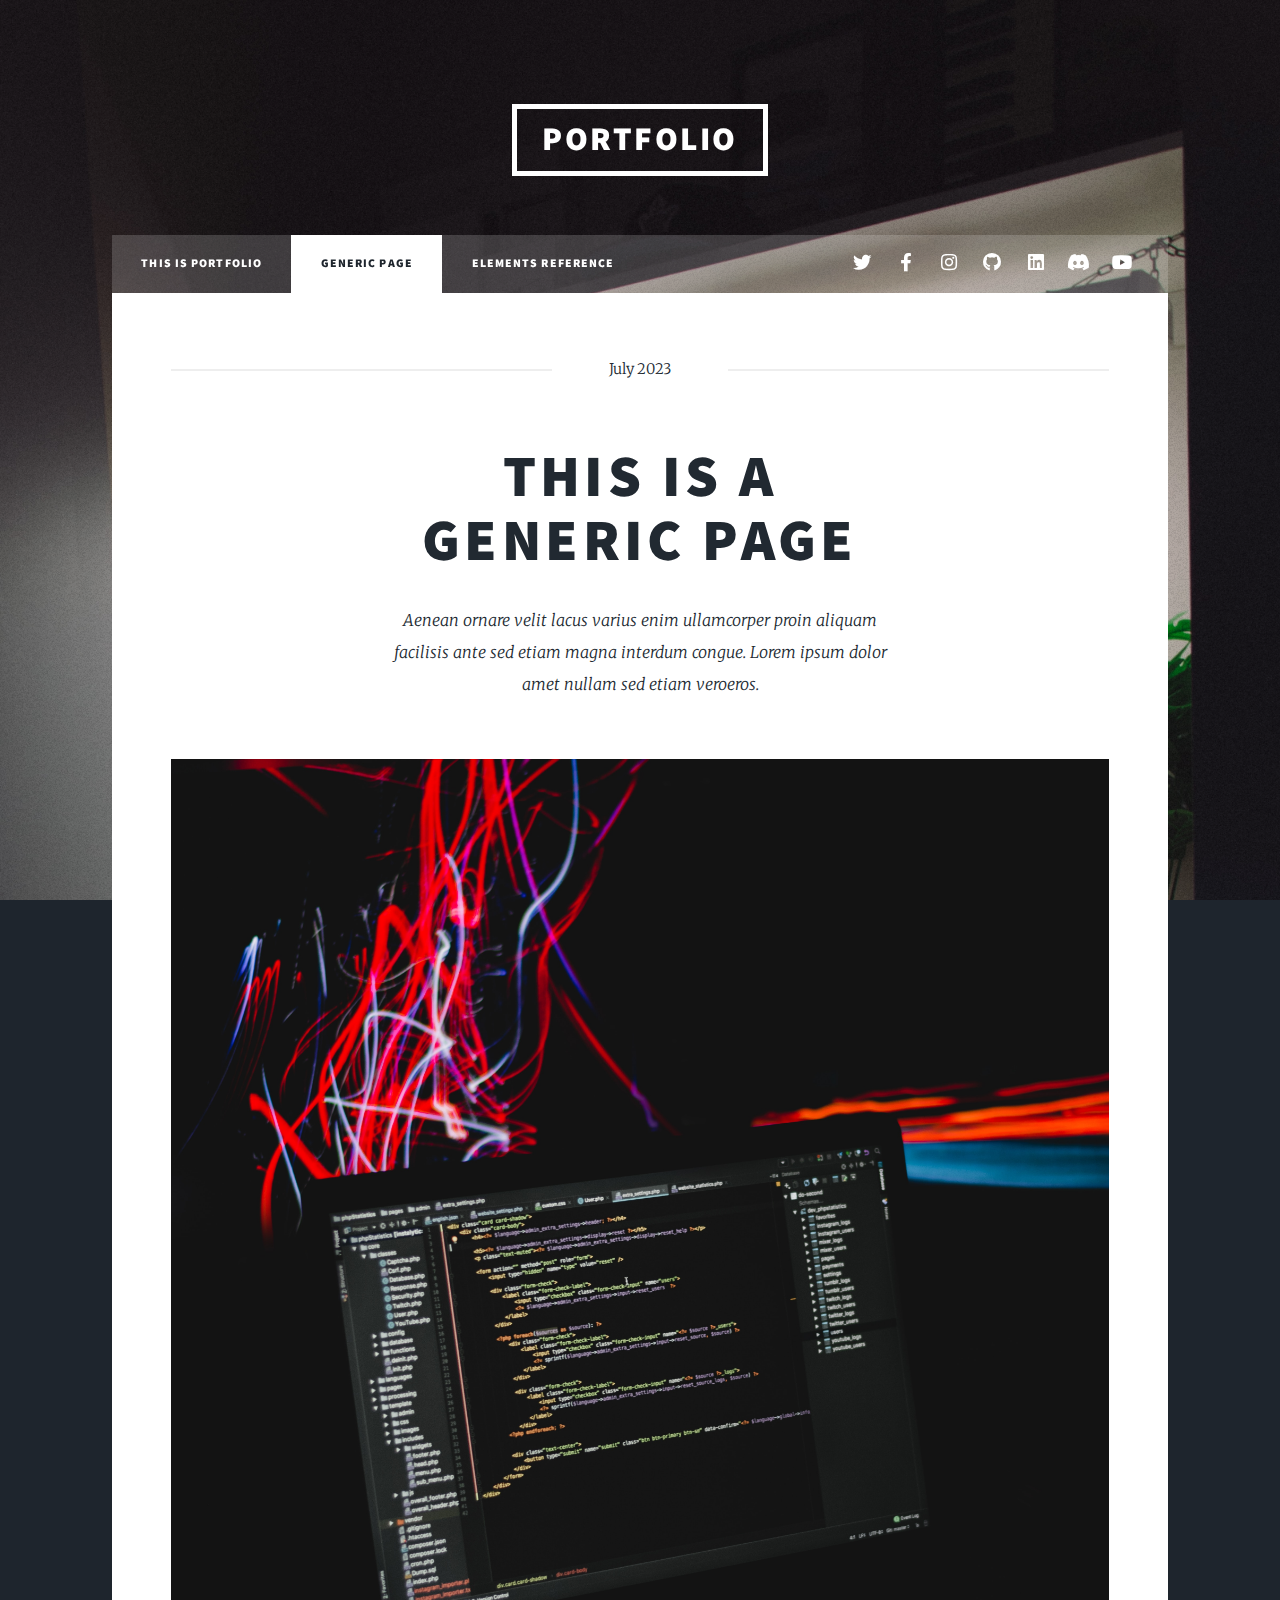
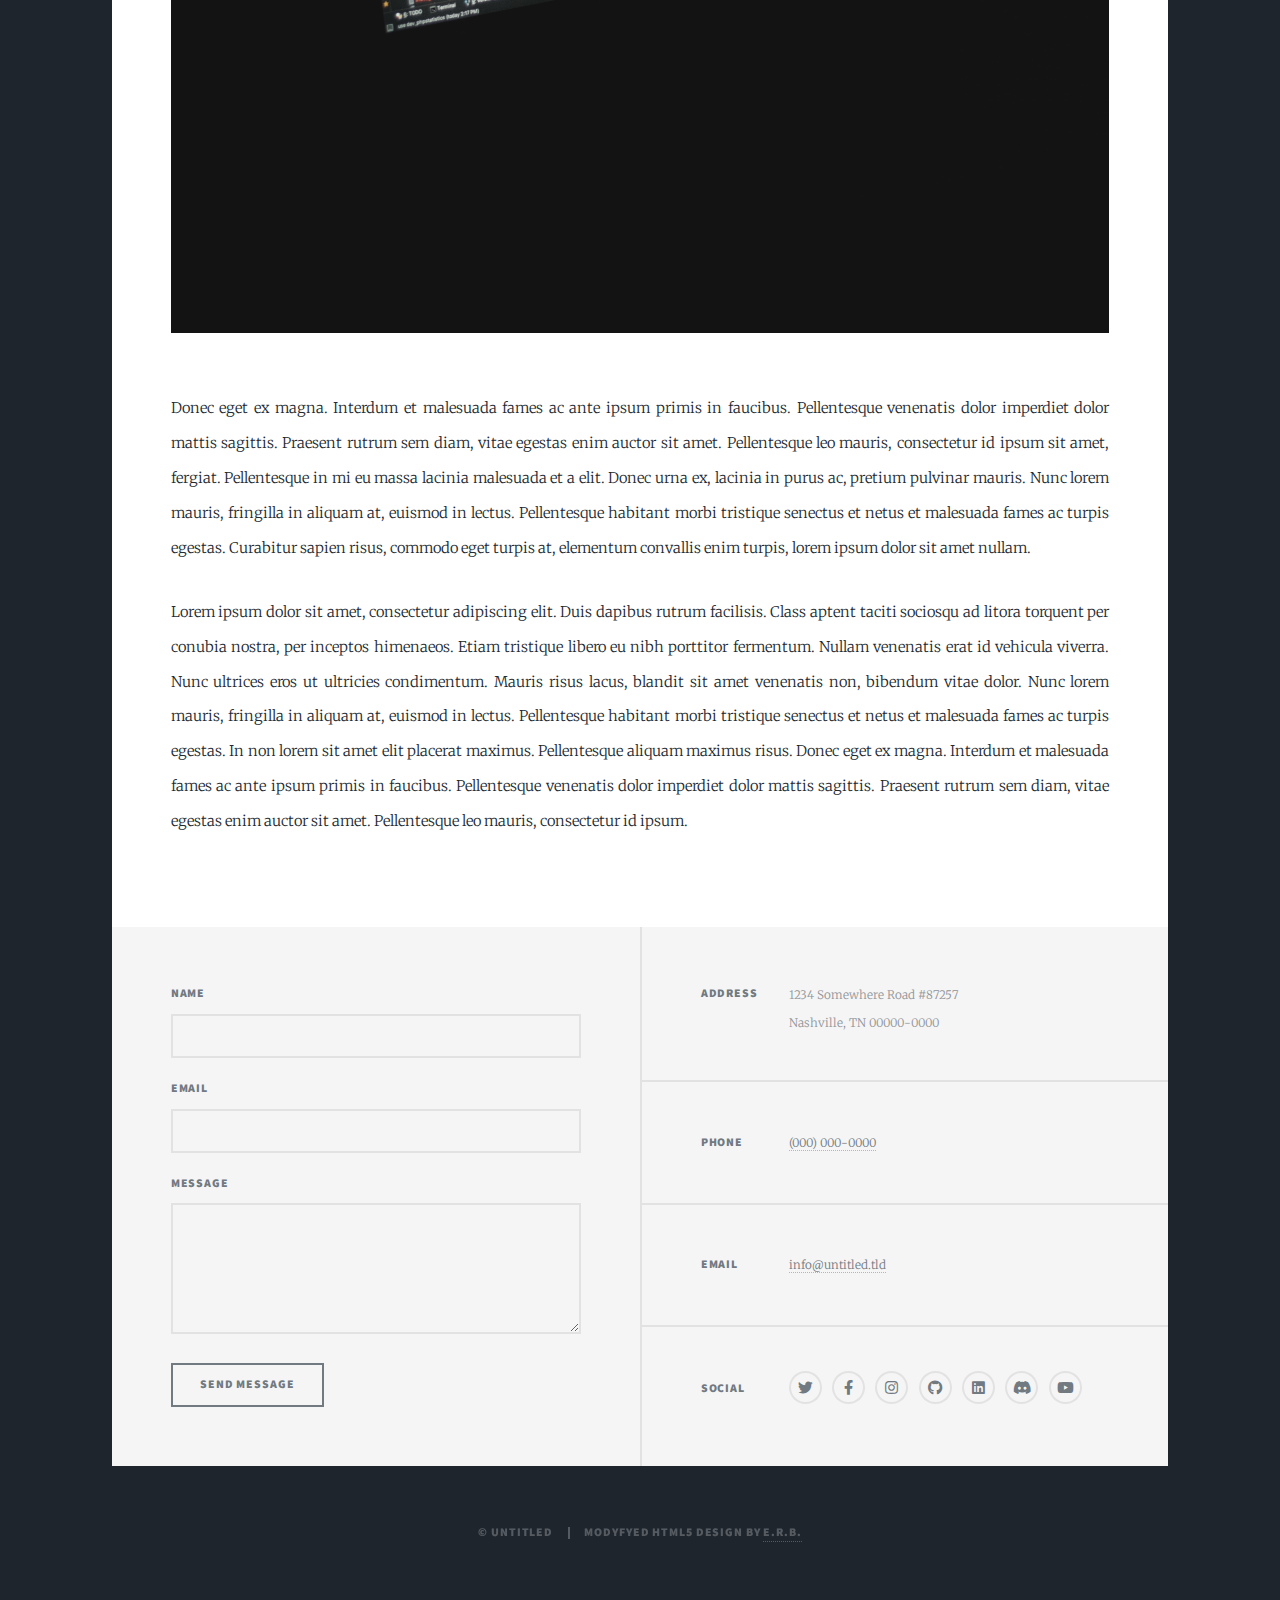
<file: generic.html>
<!DOCTYPE HTML>
<!--
	PORTFOLIO by Eduardo Reis Boattini
	-->
<html>
	<head>
		<title>Generic Page - PORTFOLIO by Eduardo Reis Boattini</title>
		<meta charset="utf-8" />
		<meta name="viewport" content="width=device-width, initial-scale=1, user-scalable=no" />
		<link rel="stylesheet" href="assets/css/main.css" />
		<noscript><link rel="stylesheet" href="assets/css/noscript.css" /></noscript>
	</head>
	<body class="is-preload">

		<!-- Wrapper -->
			<div id="wrapper">

				<!-- Header -->
					<header id="header">
						<a href="index.html" class="logo">PORTFOLIO</a>
					</header>

				<!-- Nav -->
					<nav id="nav">
						<ul class="links">
							<li><a href="index.html">This is PORTFOLIO</a></li>
							<li class="active"><a href="generic.html">Generic Page</a></li>
							<li><a href="elements.html">Elements Reference</a></li>
						</ul>
						<ul class="icons">
									<li><a href="https://twitter.com/ed_re_bo" class="icon brands alt fa-twitter"><span class="label">Twitter</span></a></li>
									<li><a href="https://www.facebook.com/eboattini/" class="icon brands alt fa-facebook-f"><span class="label">Facebook</span></a></li>
									<li><a href="https://www.instagram.com/ed_re_bo" class="icon brands alt fa-instagram"><span class="label">Instagram</span></a></li>
									<li><a href="https://github.com/Eduardoreisboattini" class="icon brands alt fa-github"><span class="label">GitHub</span></a></li>
									<li><a href="https://www.linkedin.com/in/eduardoreisboattini/" class="icon brands alt fa-linkedin"><span class="label">Linkedin</span></a></li>
									<li><a href="https://https://discord.gg/tgUv67yD"" class="icon brands alt fa-discord"><span class="label">Discord</span></a></li>
									<li><a href="https://www.youtube.com/@KALISHworld/"" class="icon brands alt fa-youtube"><span class="label">Youtube</span></a></li>
						</ul>
					</nav>

				<!-- Main -->
					<div id="main">

						<!-- Post -->
							<section class="post">
								<header class="major">
									<span class="date">July 2023</span>
									<h1>This is a<br />
									Generic Page</h1>
									<p>Aenean ornare velit lacus varius enim ullamcorper proin aliquam<br />
									facilisis ante sed etiam magna interdum congue. Lorem ipsum dolor<br />
									amet nullam sed etiam veroeros.</p>
								</header>
								<div class="image main"><img src="images/pic01.jpg" alt="" /></div>
								<p>Donec eget ex magna. Interdum et malesuada fames ac ante ipsum primis in faucibus. Pellentesque venenatis dolor imperdiet dolor mattis sagittis. Praesent rutrum sem diam, vitae egestas enim auctor sit amet. Pellentesque leo mauris, consectetur id ipsum sit amet, fergiat. Pellentesque in mi eu massa lacinia malesuada et a elit. Donec urna ex, lacinia in purus ac, pretium pulvinar mauris. Nunc lorem mauris, fringilla in aliquam at, euismod in lectus. Pellentesque habitant morbi tristique senectus et netus et malesuada fames ac turpis egestas. Curabitur sapien risus, commodo eget turpis at, elementum convallis enim turpis, lorem ipsum dolor sit amet nullam.</p>
								<p>Lorem ipsum dolor sit amet, consectetur adipiscing elit. Duis dapibus rutrum facilisis. Class aptent taciti sociosqu ad litora torquent per conubia nostra, per inceptos himenaeos. Etiam tristique libero eu nibh porttitor fermentum. Nullam venenatis erat id vehicula viverra. Nunc ultrices eros ut ultricies condimentum. Mauris risus lacus, blandit sit amet venenatis non, bibendum vitae dolor. Nunc lorem mauris, fringilla in aliquam at, euismod in lectus. Pellentesque habitant morbi tristique senectus et netus et malesuada fames ac turpis egestas. In non lorem sit amet elit placerat maximus. Pellentesque aliquam maximus risus. Donec eget ex magna. Interdum et malesuada fames ac ante ipsum primis in faucibus. Pellentesque venenatis dolor imperdiet dolor mattis sagittis. Praesent rutrum sem diam, vitae egestas enim auctor sit amet. Pellentesque leo mauris, consectetur id ipsum.</p>
							</section>

					</div>

				<!-- Footer -->
					<footer id="footer">
						<section>
							<form method="post" action="#">
								<div class="fields">
									<div class="field">
										<label for="name">Name</label>
										<input type="text" name="name" id="name" />
									</div>
									<div class="field">
										<label for="email">Email</label>
										<input type="text" name="email" id="email" />
									</div>
									<div class="field">
										<label for="message">Message</label>
										<textarea name="message" id="message" rows="3"></textarea>
									</div>
								</div>
								<ul class="actions">
									<li><input type="submit" value="Send Message" /></li>
								</ul>
							</form>
						</section>
						<section class="split contact">
							<section class="alt">
								<h3>Address</h3>
								<p>1234 Somewhere Road #87257<br />
								Nashville, TN 00000-0000</p>
							</section>
							<section>
								<h3>Phone</h3>
								<p><a href="#">(000) 000-0000</a></p>
							</section>
							<section>
								<h3>Email</h3>
								<p><a href="#">info@untitled.tld</a></p>
							</section>
							<section>
								<h3>Social</h3>
								<ul class="icons alt">
									<li><a href="https://twitter.com/ed_re_bo" class="icon brands alt fa-twitter"><span class="label">Twitter</span></a></li>
									<li><a href="https://www.facebook.com/eboattini/" class="icon brands alt fa-facebook-f"><span class="label">Facebook</span></a></li>
									<li><a href="https://www.instagram.com/ed_re_bo" class="icon brands alt fa-instagram"><span class="label">Instagram</span></a></li>
									<li><a href="https://github.com/Eduardoreisboattini" class="icon brands alt fa-github"><span class="label">GitHub</span></a></li>
									<li><a href="https://www.linkedin.com/in/eduardoreisboattini/" class="icon brands alt fa-linkedin"><span class="label">Linkedin</span></a></li>
									<li><a href="https://https://discord.gg/tgUv67yD"" class="icon brands alt fa-discord"><span class="label">Discord</span></a></li>
									<li><a href="https://www.youtube.com/@KALISHworld/"" class="icon brands alt fa-youtube"><span class="label">Youtube</span></a></li>
								</ul>
							</section>
						</section>
					</footer>

				<!-- Copyright -->
				<div id="copyright">
					<ul><li>&copy; Untitled</li><li>Modyfyed HTML5 Design by <a href="https://lnkd.in/dkmjaM9y"">E.R.B.</a></li></ul>
				</div>

		</div>

		<!-- Scripts -->
			<script src="assets/js/jquery.min.js"></script>
			<script src="assets/js/jquery.scrollex.min.js"></script>
			<script src="assets/js/jquery.scrolly.min.js"></script>
			<script src="assets/js/browser.min.js"></script>
			<script src="assets/js/breakpoints.min.js"></script>
			<script src="assets/js/util.js"></script>
			<script src="assets/js/main.js"></script>

	</body>
</html>
</file>
<file: assets/css/main.css>
@import url(fontawesome-all.min.css);
@import url("https://fonts.googleapis.com/css?family=Merriweather:300,700,300italic,700italic|Source+Sans+Pro:900");

/*
	Free for personal and commercial use under the CCA 3.0 license (html5up.net/license)
*/

html, body, div, span, applet, object,
iframe, h1, h2, h3, h4, h5, h6, p, blockquote,
pre, a, abbr, acronym, address, big, cite,
code, del, dfn, em, img, ins, kbd, q, s, samp,
small, strike, strong, sub, sup, tt, var, b,
u, i, center, dl, dt, dd, ol, ul, li, fieldset,
form, label, legend, table, caption, tbody,
tfoot, thead, tr, th, td, article, aside,
canvas, details, embed, figure, figcaption,
footer, header, hgroup, menu, nav, output, ruby,
section, summary, time, mark, audio, video {
	margin: 0;
	padding: 0;
	border: 0;
	font-size: 100%;
	font: inherit;
	vertical-align: baseline;}

article, aside, details, figcaption, figure,
footer, header, hgroup, menu, nav, section {
	display: block;}

body {
	line-height: 1;
}

ol, ul {
	list-style: none;
}

blockquote, q {
	quotes: none;
}

	blockquote:before, blockquote:after, q:before, q:after {
		content: '';
		content: none;
	}

table {
	border-collapse: collapse;
	border-spacing: 0;
}

body {
	-webkit-text-size-adjust: none;
}

mark {
	background-color: transparent;
	color: inherit;
}

input::-moz-focus-inner {
	border: 0;
	padding: 0;
}

input, select, textarea {
	-moz-appearance: none;
	-webkit-appearance: none;
	-ms-appearance: none;
	appearance: none;
}

/* Basic */

	@-ms-viewport {
		width: device-width;
	}

	body {
		-ms-overflow-style: scrollbar;
	}

	@media screen and (max-width: 480px) {

		html, body {
			min-width: 320px;
		}

	}

	html {
		box-sizing: border-box;
	}

	*, *:before, *:after {
		box-sizing: inherit;
	}

	body {
		background-color: #1e252d;
	}

		body.is-preload *, body.is-preload *:before, body.is-preload *:after {
			-moz-animation: none !important;
			-webkit-animation: none !important;
			-ms-animation: none !important;
			animation: none !important;
			-moz-transition: none !important;
			-webkit-transition: none !important;
			-ms-transition: none !important;
			transition: none !important;
		}

/* Type */

	html {
		font-size: 16pt;
	}

		@media screen and (max-width: 1680px) {

			html {
				font-size: 12pt;
			}

		}

		@media screen and (max-width: 1280px) {

			html {
				font-size: 11pt;
			}

		}

		@media screen and (max-width: 360px) {

			html {
				font-size: 10pt;
			}

		}

	body {
		color: #212931;
	}

	body, input, select, textarea {
		font-family: "Merriweather", Georgia, serif;
		font-weight: 300;
		font-size: 1rem;
		line-height: 2.375;
	}

	a {
		-moz-transition: color 0.2s ease-in-out, background-color 0.2s ease-in-out, border-color 0.2s ease-in-out, box-shadow 0.2s ease-in-out;
		-webkit-transition: color 0.2s ease-in-out, background-color 0.2s ease-in-out, border-color 0.2s ease-in-out, box-shadow 0.2s ease-in-out;
		-ms-transition: color 0.2s ease-in-out, background-color 0.2s ease-in-out, border-color 0.2s ease-in-out, box-shadow 0.2s ease-in-out;
		transition: color 0.2s ease-in-out, background-color 0.2s ease-in-out, border-color 0.2s ease-in-out, box-shadow 0.2s ease-in-out;
		border-bottom: dotted 1px;
		text-decoration: none;
	}

		a:hover {
			border-bottom-color: transparent;
		}

	strong, b {
		font-weight: 600;
	}

	em, i {
		font-style: italic;
	}

	p {
		text-align: justify;
		margin: 0 0 2rem 0;
	}

	h1, h2, h3, h4, h5, h6 {
		font-family: "Source Sans Pro", Helvetica, sans-serif;
		font-weight: 900;
		line-height: 1.5;
		letter-spacing: 0.075em;
		text-transform: uppercase;
		margin: 0 0 1rem 0;
	}

		h1 a, h2 a, h3 a, h4 a, h5 a, h6 a {
			border-bottom: 0;
			color: inherit;
			text-decoration: none;
		}

	h1 {
		font-size: 4rem;
		line-height: 1.1;
		margin: 0 0 2rem 0;
	}

	h2 {
		font-size: 1.75rem;
		line-height: 1.3;
		margin: 0 0 1.5rem 0;
	}

	h3 {
		font-size: 1.25rem;
		margin: 0 0 1.5rem 0;
	}

	h4 {
		font-size: 1rem;
	}

	h5 {
		font-size: 0.9rem;
	}

	h6 {
		font-size: 0.8rem;
	}

	sub {
		font-size: 0.8rem;
		position: relative;
		top: 0.5rem;
	}

	sup {
		font-size: 0.8rem;
		position: relative;
		top: -0.5rem;
	}

	blockquote {
		border-left: solid 4px;
		font-style: italic;
		margin: 0 0 2rem 0;
		padding: 0.5rem 0 0.5rem 2rem;
	}

	code {
		border: solid 2px;
		font-family: "Courier New", monospace;
		font-size: 0.9rem;
		margin: 0 0.25rem;
		padding: 0.25rem 0.65rem;
	}

	pre {
		-webkit-overflow-scrolling: touch;
		font-family: "Courier New", monospace;
		font-size: 0.9rem;
		margin: 0 0 2rem 0;
	}

		pre code {
			display: block;
			line-height: 1.75;
			padding: 1rem 1.5rem;
			overflow-x: auto;
		}

	hr {
		border: 0;
		border-bottom: solid 2px;
		margin: 3rem 0;
	}

		hr.major {
			margin: 5rem 0;
		}

	.align-left {
		text-align: left;
	}

	.align-center {
		text-align: center;
	}

	.align-right {
		text-align: right;
	}

	input, select, textarea {
		color: #212931;
	}

	a {
		color: #212931;
		border-bottom-color: rgba(33, 41, 49, 0.5);
	}

		a:hover {
			border-bottom-color: transparent;
			color: #18bfef !important;
		}

	strong, b {
		color: #212931;
	}

	h1, h2, h3, h4, h5, h6 {
		color: #212931;
	}

	blockquote {
		border-left-color: #eeeeee;
	}

	code {
		background: rgba(220, 220, 220, 0.25);
		border-color: #eeeeee;
	}

	hr {
		border-bottom-color: #eeeeee;
	}

/* Row */

	.row {
		display: flex;
		flex-wrap: wrap;
		box-sizing: border-box;
		align-items: stretch;
	}

		.row > * {
			box-sizing: border-box;
		}

		.row.gtr-uniform > * > :last-child {
			margin-bottom: 0;
		}

		.row.aln-left {
			justify-content: flex-start;
		}

		.row.aln-center {
			justify-content: center;
		}

		.row.aln-right {
			justify-content: flex-end;
		}

		.row.aln-top {
			align-items: flex-start;
		}

		.row.aln-middle {
			align-items: center;
		}

		.row.aln-bottom {
			align-items: flex-end;
		}

		.row > .imp {
			order: -1;
		}

		.row > .col-1 {
			width: 8.33333%;
		}

		.row > .off-1 {
			margin-left: 8.33333%;
		}

		.row > .col-2 {
			width: 16.66667%;
		}

		.row > .off-2 {
			margin-left: 16.66667%;
		}

		.row > .col-3 {
			width: 25%;
		}

		.row > .off-3 {
			margin-left: 25%;
		}

		.row > .col-4 {
			width: 33.33333%;
		}

		.row > .off-4 {
			margin-left: 33.33333%;
		}

		.row > .col-5 {
			width: 41.66667%;
		}

		.row > .off-5 {
			margin-left: 41.66667%;
		}

		.row > .col-6 {
			width: 50%;
		}

		.row > .off-6 {
			margin-left: 50%;
		}

		.row > .col-7 {
			width: 58.33333%;
		}

		.row > .off-7 {
			margin-left: 58.33333%;
		}

		.row > .col-8 {
			width: 66.66667%;
		}

		.row > .off-8 {
			margin-left: 66.66667%;
		}

		.row > .col-9 {
			width: 75%;
		}

		.row > .off-9 {
			margin-left: 75%;
		}

		.row > .col-10 {
			width: 83.33333%;
		}

		.row > .off-10 {
			margin-left: 83.33333%;
		}

		.row > .col-11 {
			width: 91.66667%;
		}

		.row > .off-11 {
			margin-left: 91.66667%;
		}

		.row > .col-12 {
			width: 100%;
		}

		.row > .off-12 {
			margin-left: 100%;
		}

		.row.gtr-0 {
			margin-top: 0;
			margin-left: 0rem;
		}

			.row.gtr-0 > * {
				padding: 0 0 0 0rem;
			}

			.row.gtr-0.gtr-uniform {
				margin-top: 0rem;
			}

				.row.gtr-0.gtr-uniform > * {
					padding-top: 0rem;
				}

		.row.gtr-25 {
			margin-top: 0;
			margin-left: -0.375rem;
		}

			.row.gtr-25 > * {
				padding: 0 0 0 0.375rem;
			}

			.row.gtr-25.gtr-uniform {
				margin-top: -0.375rem;
			}

				.row.gtr-25.gtr-uniform > * {
					padding-top: 0.375rem;
				}

		.row.gtr-50 {
			margin-top: 0;
			margin-left: -0.75rem;
		}

			.row.gtr-50 > * {
				padding: 0 0 0 0.75rem;
			}

			.row.gtr-50.gtr-uniform {
				margin-top: -0.75rem;
			}

				.row.gtr-50.gtr-uniform > * {
					padding-top: 0.75rem;
				}

		.row {
			margin-top: 0;
			margin-left: -1.5rem;
		}

			.row > * {
				padding: 0 0 0 1.5rem;
			}

			.row.gtr-uniform {
				margin-top: -1.5rem;
			}

				.row.gtr-uniform > * {
					padding-top: 1.5rem;
				}

		.row.gtr-150 {
			margin-top: 0;
			margin-left: -2.25rem;
		}

			.row.gtr-150 > * {
				padding: 0 0 0 2.25rem;
			}

			.row.gtr-150.gtr-uniform {
				margin-top: -2.25rem;
			}

				.row.gtr-150.gtr-uniform > * {
					padding-top: 2.25rem;
				}

		.row.gtr-200 {
			margin-top: 0;
			margin-left: -3rem;
		}

			.row.gtr-200 > * {
				padding: 0 0 0 3rem;
			}

			.row.gtr-200.gtr-uniform {
				margin-top: -3rem;
			}

				.row.gtr-200.gtr-uniform > * {
					padding-top: 3rem;
				}

		@media screen and (max-width: 1680px) {

			.row {
				display: flex;
				flex-wrap: wrap;
				box-sizing: border-box;
				align-items: stretch;
			}

				.row > * {
					box-sizing: border-box;
				}

				.row.gtr-uniform > * > :last-child {
					margin-bottom: 0;
				}

				.row.aln-left {
					justify-content: flex-start;
				}

				.row.aln-center {
					justify-content: center;
				}

				.row.aln-right {
					justify-content: flex-end;
				}

				.row.aln-top {
					align-items: flex-start;
				}

				.row.aln-middle {
					align-items: center;
				}

				.row.aln-bottom {
					align-items: flex-end;
				}

				.row > .imp-xlarge {
					order: -1;
				}

				.row > .col-1-xlarge {
					width: 8.33333%;
				}

				.row > .off-1-xlarge {
					margin-left: 8.33333%;
				}

				.row > .col-2-xlarge {
					width: 16.66667%;
				}

				.row > .off-2-xlarge {
					margin-left: 16.66667%;
				}

				.row > .col-3-xlarge {
					width: 25%;
				}

				.row > .off-3-xlarge {
					margin-left: 25%;
				}

				.row > .col-4-xlarge {
					width: 33.33333%;
				}

				.row > .off-4-xlarge {
					margin-left: 33.33333%;
				}

				.row > .col-5-xlarge {
					width: 41.66667%;
				}

				.row > .off-5-xlarge {
					margin-left: 41.66667%;
				}

				.row > .col-6-xlarge {
					width: 50%;
				}

				.row > .off-6-xlarge {
					margin-left: 50%;
				}

				.row > .col-7-xlarge {
					width: 58.33333%;
				}

				.row > .off-7-xlarge {
					margin-left: 58.33333%;
				}

				.row > .col-8-xlarge {
					width: 66.66667%;
				}

				.row > .off-8-xlarge {
					margin-left: 66.66667%;
				}

				.row > .col-9-xlarge {
					width: 75%;
				}

				.row > .off-9-xlarge {
					margin-left: 75%;
				}

				.row > .col-10-xlarge {
					width: 83.33333%;
				}

				.row > .off-10-xlarge {
					margin-left: 83.33333%;
				}

				.row > .col-11-xlarge {
					width: 91.66667%;
				}

				.row > .off-11-xlarge {
					margin-left: 91.66667%;
				}

				.row > .col-12-xlarge {
					width: 100%;
				}

				.row > .off-12-xlarge {
					margin-left: 100%;
				}

				.row.gtr-0 {
					margin-top: 0;
					margin-left: 0rem;
				}

					.row.gtr-0 > * {
						padding: 0 0 0 0rem;
					}

					.row.gtr-0.gtr-uniform {
						margin-top: 0rem;
					}

						.row.gtr-0.gtr-uniform > * {
							padding-top: 0rem;
						}

				.row.gtr-25 {
					margin-top: 0;
					margin-left: -0.375rem;
				}

					.row.gtr-25 > * {
						padding: 0 0 0 0.375rem;
					}

					.row.gtr-25.gtr-uniform {
						margin-top: -0.375rem;
					}

						.row.gtr-25.gtr-uniform > * {
							padding-top: 0.375rem;
						}

				.row.gtr-50 {
					margin-top: 0;
					margin-left: -0.75rem;
				}

					.row.gtr-50 > * {
						padding: 0 0 0 0.75rem;
					}

					.row.gtr-50.gtr-uniform {
						margin-top: -0.75rem;
					}

						.row.gtr-50.gtr-uniform > * {
							padding-top: 0.75rem;
						}

				.row {
					margin-top: 0;
					margin-left: -1.5rem;
				}

					.row > * {
						padding: 0 0 0 1.5rem;
					}

					.row.gtr-uniform {
						margin-top: -1.5rem;
					}

						.row.gtr-uniform > * {
							padding-top: 1.5rem;
						}

				.row.gtr-150 {
					margin-top: 0;
					margin-left: -2.25rem;
				}

					.row.gtr-150 > * {
						padding: 0 0 0 2.25rem;
					}

					.row.gtr-150.gtr-uniform {
						margin-top: -2.25rem;
					}

						.row.gtr-150.gtr-uniform > * {
							padding-top: 2.25rem;
						}

				.row.gtr-200 {
					margin-top: 0;
					margin-left: -3rem;
				}

					.row.gtr-200 > * {
						padding: 0 0 0 3rem;
					}

					.row.gtr-200.gtr-uniform {
						margin-top: -3rem;
					}

						.row.gtr-200.gtr-uniform > * {
							padding-top: 3rem;
						}

		}

		@media screen and (max-width: 1280px) {

			.row {
				display: flex;
				flex-wrap: wrap;
				box-sizing: border-box;
				align-items: stretch;
			}

				.row > * {
					box-sizing: border-box;
				}

				.row.gtr-uniform > * > :last-child {
					margin-bottom: 0;
				}

				.row.aln-left {
					justify-content: flex-start;
				}

				.row.aln-center {
					justify-content: center;
				}

				.row.aln-right {
					justify-content: flex-end;
				}

				.row.aln-top {
					align-items: flex-start;
				}

				.row.aln-middle {
					align-items: center;
				}

				.row.aln-bottom {
					align-items: flex-end;
				}

				.row > .imp-large {
					order: -1;
				}

				.row > .col-1-large {
					width: 8.33333%;
				}

				.row > .off-1-large {
					margin-left: 8.33333%;
				}

				.row > .col-2-large {
					width: 16.66667%;
				}

				.row > .off-2-large {
					margin-left: 16.66667%;
				}

				.row > .col-3-large {
					width: 25%;
				}

				.row > .off-3-large {
					margin-left: 25%;
				}

				.row > .col-4-large {
					width: 33.33333%;
				}

				.row > .off-4-large {
					margin-left: 33.33333%;
				}

				.row > .col-5-large {
					width: 41.66667%;
				}

				.row > .off-5-large {
					margin-left: 41.66667%;
				}

				.row > .col-6-large {
					width: 50%;
				}

				.row > .off-6-large {
					margin-left: 50%;
				}

				.row > .col-7-large {
					width: 58.33333%;
				}

				.row > .off-7-large {
					margin-left: 58.33333%;
				}

				.row > .col-8-large {
					width: 66.66667%;
				}

				.row > .off-8-large {
					margin-left: 66.66667%;
				}

				.row > .col-9-large {
					width: 75%;
				}

				.row > .off-9-large {
					margin-left: 75%;
				}

				.row > .col-10-large {
					width: 83.33333%;
				}

				.row > .off-10-large {
					margin-left: 83.33333%;
				}

				.row > .col-11-large {
					width: 91.66667%;
				}

				.row > .off-11-large {
					margin-left: 91.66667%;
				}

				.row > .col-12-large {
					width: 100%;
				}

				.row > .off-12-large {
					margin-left: 100%;
				}

				.row.gtr-0 {
					margin-top: 0;
					margin-left: 0rem;
				}

					.row.gtr-0 > * {
						padding: 0 0 0 0rem;
					}

					.row.gtr-0.gtr-uniform {
						margin-top: 0rem;
					}

						.row.gtr-0.gtr-uniform > * {
							padding-top: 0rem;
						}

				.row.gtr-25 {
					margin-top: 0;
					margin-left: -0.375rem;
				}

					.row.gtr-25 > * {
						padding: 0 0 0 0.375rem;
					}

					.row.gtr-25.gtr-uniform {
						margin-top: -0.375rem;
					}

						.row.gtr-25.gtr-uniform > * {
							padding-top: 0.375rem;
						}

				.row.gtr-50 {
					margin-top: 0;
					margin-left: -0.75rem;
				}

					.row.gtr-50 > * {
						padding: 0 0 0 0.75rem;
					}

					.row.gtr-50.gtr-uniform {
						margin-top: -0.75rem;
					}

						.row.gtr-50.gtr-uniform > * {
							padding-top: 0.75rem;
						}

				.row {
					margin-top: 0;
					margin-left: -1.5rem;
				}

					.row > * {
						padding: 0 0 0 1.5rem;
					}

					.row.gtr-uniform {
						margin-top: -1.5rem;
					}

						.row.gtr-uniform > * {
							padding-top: 1.5rem;
						}

				.row.gtr-150 {
					margin-top: 0;
					margin-left: -2.25rem;
				}

					.row.gtr-150 > * {
						padding: 0 0 0 2.25rem;
					}

					.row.gtr-150.gtr-uniform {
						margin-top: -2.25rem;
					}

						.row.gtr-150.gtr-uniform > * {
							padding-top: 2.25rem;
						}

				.row.gtr-200 {
					margin-top: 0;
					margin-left: -3rem;
				}

					.row.gtr-200 > * {
						padding: 0 0 0 3rem;
					}

					.row.gtr-200.gtr-uniform {
						margin-top: -3rem;
					}

						.row.gtr-200.gtr-uniform > * {
							padding-top: 3rem;
						}

		}

		@media screen and (max-width: 980px) {

			.row {
				display: flex;
				flex-wrap: wrap;
				box-sizing: border-box;
				align-items: stretch;
			}

				.row > * {
					box-sizing: border-box;
				}

				.row.gtr-uniform > * > :last-child {
					margin-bottom: 0;
				}

				.row.aln-left {
					justify-content: flex-start;
				}

				.row.aln-center {
					justify-content: center;
				}

				.row.aln-right {
					justify-content: flex-end;
				}

				.row.aln-top {
					align-items: flex-start;
				}

				.row.aln-middle {
					align-items: center;
				}

				.row.aln-bottom {
					align-items: flex-end;
				}

				.row > .imp-medium {
					order: -1;
				}

				.row > .col-1-medium {
					width: 8.33333%;
				}

				.row > .off-1-medium {
					margin-left: 8.33333%;
				}

				.row > .col-2-medium {
					width: 16.66667%;
				}

				.row > .off-2-medium {
					margin-left: 16.66667%;
				}

				.row > .col-3-medium {
					width: 25%;
				}

				.row > .off-3-medium {
					margin-left: 25%;
				}

				.row > .col-4-medium {
					width: 33.33333%;
				}

				.row > .off-4-medium {
					margin-left: 33.33333%;
				}

				.row > .col-5-medium {
					width: 41.66667%;
				}

				.row > .off-5-medium {
					margin-left: 41.66667%;
				}

				.row > .col-6-medium {
					width: 50%;
				}

				.row > .off-6-medium {
					margin-left: 50%;
				}

				.row > .col-7-medium {
					width: 58.33333%;
				}

				.row > .off-7-medium {
					margin-left: 58.33333%;
				}

				.row > .col-8-medium {
					width: 66.66667%;
				}

				.row > .off-8-medium {
					margin-left: 66.66667%;
				}

				.row > .col-9-medium {
					width: 75%;
				}

				.row > .off-9-medium {
					margin-left: 75%;
				}

				.row > .col-10-medium {
					width: 83.33333%;
				}

				.row > .off-10-medium {
					margin-left: 83.33333%;
				}

				.row > .col-11-medium {
					width: 91.66667%;
				}

				.row > .off-11-medium {
					margin-left: 91.66667%;
				}

				.row > .col-12-medium {
					width: 100%;
				}

				.row > .off-12-medium {
					margin-left: 100%;
				}

				.row.gtr-0 {
					margin-top: 0;
					margin-left: 0rem;
				}

					.row.gtr-0 > * {
						padding: 0 0 0 0rem;
					}

					.row.gtr-0.gtr-uniform {
						margin-top: 0rem;
					}

						.row.gtr-0.gtr-uniform > * {
							padding-top: 0rem;
						}

				.row.gtr-25 {
					margin-top: 0;
					margin-left: -0.375rem;
				}

					.row.gtr-25 > * {
						padding: 0 0 0 0.375rem;
					}

					.row.gtr-25.gtr-uniform {
						margin-top: -0.375rem;
					}

						.row.gtr-25.gtr-uniform > * {
							padding-top: 0.375rem;
						}

				.row.gtr-50 {
					margin-top: 0;
					margin-left: -0.75rem;
				}

					.row.gtr-50 > * {
						padding: 0 0 0 0.75rem;
					}

					.row.gtr-50.gtr-uniform {
						margin-top: -0.75rem;
					}

						.row.gtr-50.gtr-uniform > * {
							padding-top: 0.75rem;
						}

				.row {
					margin-top: 0;
					margin-left: -1.5rem;
				}

					.row > * {
						padding: 0 0 0 1.5rem;
					}

					.row.gtr-uniform {
						margin-top: -1.5rem;
					}

						.row.gtr-uniform > * {
							padding-top: 1.5rem;
						}

				.row.gtr-150 {
					margin-top: 0;
					margin-left: -2.25rem;
				}

					.row.gtr-150 > * {
						padding: 0 0 0 2.25rem;
					}

					.row.gtr-150.gtr-uniform {
						margin-top: -2.25rem;
					}

						.row.gtr-150.gtr-uniform > * {
							padding-top: 2.25rem;
						}

				.row.gtr-200 {
					margin-top: 0;
					margin-left: -3rem;
				}

					.row.gtr-200 > * {
						padding: 0 0 0 3rem;
					}

					.row.gtr-200.gtr-uniform {
						margin-top: -3rem;
					}

						.row.gtr-200.gtr-uniform > * {
							padding-top: 3rem;
						}

		}

		@media screen and (max-width: 736px) {

			.row {
				display: flex;
				flex-wrap: wrap;
				box-sizing: border-box;
				align-items: stretch;
			}

				.row > * {
					box-sizing: border-box;
				}

				.row.gtr-uniform > * > :last-child {
					margin-bottom: 0;
				}

				.row.aln-left {
					justify-content: flex-start;
				}

				.row.aln-center {
					justify-content: center;
				}

				.row.aln-right {
					justify-content: flex-end;
				}

				.row.aln-top {
					align-items: flex-start;
				}

				.row.aln-middle {
					align-items: center;
				}

				.row.aln-bottom {
					align-items: flex-end;
				}

				.row > .imp-small {
					order: -1;
				}

				.row > .col-1-small {
					width: 8.33333%;
				}

				.row > .off-1-small {
					margin-left: 8.33333%;
				}

				.row > .col-2-small {
					width: 16.66667%;
				}

				.row > .off-2-small {
					margin-left: 16.66667%;
				}

				.row > .col-3-small {
					width: 25%;
				}

				.row > .off-3-small {
					margin-left: 25%;
				}

				.row > .col-4-small {
					width: 33.33333%;
				}

				.row > .off-4-small {
					margin-left: 33.33333%;
				}

				.row > .col-5-small {
					width: 41.66667%;
				}

				.row > .off-5-small {
					margin-left: 41.66667%;
				}

				.row > .col-6-small {
					width: 50%;
				}

				.row > .off-6-small {
					margin-left: 50%;
				}

				.row > .col-7-small {
					width: 58.33333%;
				}

				.row > .off-7-small {
					margin-left: 58.33333%;
				}

				.row > .col-8-small {
					width: 66.66667%;
				}

				.row > .off-8-small {
					margin-left: 66.66667%;
				}

				.row > .col-9-small {
					width: 75%;
				}

				.row > .off-9-small {
					margin-left: 75%;
				}

				.row > .col-10-small {
					width: 83.33333%;
				}

				.row > .off-10-small {
					margin-left: 83.33333%;
				}

				.row > .col-11-small {
					width: 91.66667%;
				}

				.row > .off-11-small {
					margin-left: 91.66667%;
				}

				.row > .col-12-small {
					width: 100%;
				}

				.row > .off-12-small {
					margin-left: 100%;
				}

				.row.gtr-0 {
					margin-top: 0;
					margin-left: 0rem;
				}

					.row.gtr-0 > * {
						padding: 0 0 0 0rem;
					}

					.row.gtr-0.gtr-uniform {
						margin-top: 0rem;
					}

						.row.gtr-0.gtr-uniform > * {
							padding-top: 0rem;
						}

				.row.gtr-25 {
					margin-top: 0;
					margin-left: -0.375rem;
				}

					.row.gtr-25 > * {
						padding: 0 0 0 0.375rem;
					}

					.row.gtr-25.gtr-uniform {
						margin-top: -0.375rem;
					}

						.row.gtr-25.gtr-uniform > * {
							padding-top: 0.375rem;
						}

				.row.gtr-50 {
					margin-top: 0;
					margin-left: -0.75rem;
				}

					.row.gtr-50 > * {
						padding: 0 0 0 0.75rem;
					}

					.row.gtr-50.gtr-uniform {
						margin-top: -0.75rem;
					}

						.row.gtr-50.gtr-uniform > * {
							padding-top: 0.75rem;
						}

				.row {
					margin-top: 0;
					margin-left: -1.5rem;
				}

					.row > * {
						padding: 0 0 0 1.5rem;
					}

					.row.gtr-uniform {
						margin-top: -1.5rem;
					}

						.row.gtr-uniform > * {
							padding-top: 1.5rem;
						}

				.row.gtr-150 {
					margin-top: 0;
					margin-left: -2.25rem;
				}

					.row.gtr-150 > * {
						padding: 0 0 0 2.25rem;
					}

					.row.gtr-150.gtr-uniform {
						margin-top: -2.25rem;
					}

						.row.gtr-150.gtr-uniform > * {
							padding-top: 2.25rem;
						}

				.row.gtr-200 {
					margin-top: 0;
					margin-left: -3rem;
				}

					.row.gtr-200 > * {
						padding: 0 0 0 3rem;
					}

					.row.gtr-200.gtr-uniform {
						margin-top: -3rem;
					}

						.row.gtr-200.gtr-uniform > * {
							padding-top: 3rem;
						}

		}

		@media screen and (max-width: 480px) {

			.row {
				display: flex;
				flex-wrap: wrap;
				box-sizing: border-box;
				align-items: stretch;
			}

				.row > * {
					box-sizing: border-box;
				}

				.row.gtr-uniform > * > :last-child {
					margin-bottom: 0;
				}

				.row.aln-left {
					justify-content: flex-start;
				}

				.row.aln-center {
					justify-content: center;
				}

				.row.aln-right {
					justify-content: flex-end;
				}

				.row.aln-top {
					align-items: flex-start;
				}

				.row.aln-middle {
					align-items: center;
				}

				.row.aln-bottom {
					align-items: flex-end;
				}

				.row > .imp-xsmall {
					order: -1;
				}

				.row > .col-1-xsmall {
					width: 8.33333%;
				}

				.row > .off-1-xsmall {
					margin-left: 8.33333%;
				}

				.row > .col-2-xsmall {
					width: 16.66667%;
				}

				.row > .off-2-xsmall {
					margin-left: 16.66667%;
				}

				.row > .col-3-xsmall {
					width: 25%;
				}

				.row > .off-3-xsmall {
					margin-left: 25%;
				}

				.row > .col-4-xsmall {
					width: 33.33333%;
				}

				.row > .off-4-xsmall {
					margin-left: 33.33333%;
				}

				.row > .col-5-xsmall {
					width: 41.66667%;
				}

				.row > .off-5-xsmall {
					margin-left: 41.66667%;
				}

				.row > .col-6-xsmall {
					width: 50%;
				}

				.row > .off-6-xsmall {
					margin-left: 50%;
				}

				.row > .col-7-xsmall {
					width: 58.33333%;
				}

				.row > .off-7-xsmall {
					margin-left: 58.33333%;
				}

				.row > .col-8-xsmall {
					width: 66.66667%;
				}

				.row > .off-8-xsmall {
					margin-left: 66.66667%;
				}

				.row > .col-9-xsmall {
					width: 75%;
				}

				.row > .off-9-xsmall {
					margin-left: 75%;
				}

				.row > .col-10-xsmall {
					width: 83.33333%;
				}

				.row > .off-10-xsmall {
					margin-left: 83.33333%;
				}

				.row > .col-11-xsmall {
					width: 91.66667%;
				}

				.row > .off-11-xsmall {
					margin-left: 91.66667%;
				}

				.row > .col-12-xsmall {
					width: 100%;
				}

				.row > .off-12-xsmall {
					margin-left: 100%;
				}

				.row.gtr-0 {
					margin-top: 0;
					margin-left: 0rem;
				}

					.row.gtr-0 > * {
						padding: 0 0 0 0rem;
					}

					.row.gtr-0.gtr-uniform {
						margin-top: 0rem;
					}

						.row.gtr-0.gtr-uniform > * {
							padding-top: 0rem;
						}

				.row.gtr-25 {
					margin-top: 0;
					margin-left: -0.375rem;
				}

					.row.gtr-25 > * {
						padding: 0 0 0 0.375rem;
					}

					.row.gtr-25.gtr-uniform {
						margin-top: -0.375rem;
					}

						.row.gtr-25.gtr-uniform > * {
							padding-top: 0.375rem;
						}

				.row.gtr-50 {
					margin-top: 0;
					margin-left: -0.75rem;
				}

					.row.gtr-50 > * {
						padding: 0 0 0 0.75rem;
					}

					.row.gtr-50.gtr-uniform {
						margin-top: -0.75rem;
					}

						.row.gtr-50.gtr-uniform > * {
							padding-top: 0.75rem;
						}

				.row {
					margin-top: 0;
					margin-left: -1.5rem;
				}

					.row > * {
						padding: 0 0 0 1.5rem;
					}

					.row.gtr-uniform {
						margin-top: -1.5rem;
					}

						.row.gtr-uniform > * {
							padding-top: 1.5rem;
						}

				.row.gtr-150 {
					margin-top: 0;
					margin-left: -2.25rem;
				}

					.row.gtr-150 > * {
						padding: 0 0 0 2.25rem;
					}

					.row.gtr-150.gtr-uniform {
						margin-top: -2.25rem;
					}

						.row.gtr-150.gtr-uniform > * {
							padding-top: 2.25rem;
						}

				.row.gtr-200 {
					margin-top: 0;
					margin-left: -3rem;
				}

					.row.gtr-200 > * {
						padding: 0 0 0 3rem;
					}

					.row.gtr-200.gtr-uniform {
						margin-top: -3rem;
					}

						.row.gtr-200.gtr-uniform > * {
							padding-top: 3rem;
						}

		}

		@media screen and (max-width: 360px) {

			.row {
				display: flex;
				flex-wrap: wrap;
				box-sizing: border-box;
				align-items: stretch;
			}

				.row > * {
					box-sizing: border-box;
				}

				.row.gtr-uniform > * > :last-child {
					margin-bottom: 0;
				}

				.row.aln-left {
					justify-content: flex-start;
				}

				.row.aln-center {
					justify-content: center;
				}

				.row.aln-right {
					justify-content: flex-end;
				}

				.row.aln-top {
					align-items: flex-start;
				}

				.row.aln-middle {
					align-items: center;
				}

				.row.aln-bottom {
					align-items: flex-end;
				}

				.row > .imp-xxsmall {
					order: -1;
				}

				.row > .col-1-xxsmall {
					width: 8.33333%;
				}

				.row > .off-1-xxsmall {
					margin-left: 8.33333%;
				}

				.row > .col-2-xxsmall {
					width: 16.66667%;
				}

				.row > .off-2-xxsmall {
					margin-left: 16.66667%;
				}

				.row > .col-3-xxsmall {
					width: 25%;
				}

				.row > .off-3-xxsmall {
					margin-left: 25%;
				}

				.row > .col-4-xxsmall {
					width: 33.33333%;
				}

				.row > .off-4-xxsmall {
					margin-left: 33.33333%;
				}

				.row > .col-5-xxsmall {
					width: 41.66667%;
				}

				.row > .off-5-xxsmall {
					margin-left: 41.66667%;
				}

				.row > .col-6-xxsmall {
					width: 50%;
				}

				.row > .off-6-xxsmall {
					margin-left: 50%;
				}

				.row > .col-7-xxsmall {
					width: 58.33333%;
				}

				.row > .off-7-xxsmall {
					margin-left: 58.33333%;
				}

				.row > .col-8-xxsmall {
					width: 66.66667%;
				}

				.row > .off-8-xxsmall {
					margin-left: 66.66667%;
				}

				.row > .col-9-xxsmall {
					width: 75%;
				}

				.row > .off-9-xxsmall {
					margin-left: 75%;
				}

				.row > .col-10-xxsmall {
					width: 83.33333%;
				}

				.row > .off-10-xxsmall {
					margin-left: 83.33333%;
				}

				.row > .col-11-xxsmall {
					width: 91.66667%;
				}

				.row > .off-11-xxsmall {
					margin-left: 91.66667%;
				}

				.row > .col-12-xxsmall {
					width: 100%;
				}

				.row > .off-12-xxsmall {
					margin-left: 100%;
				}

				.row.gtr-0 {
					margin-top: 0;
					margin-left: 0rem;
				}

					.row.gtr-0 > * {
						padding: 0 0 0 0rem;
					}

					.row.gtr-0.gtr-uniform {
						margin-top: 0rem;
					}

						.row.gtr-0.gtr-uniform > * {
							padding-top: 0rem;
						}

				.row.gtr-25 {
					margin-top: 0;
					margin-left: -0.375rem;
				}

					.row.gtr-25 > * {
						padding: 0 0 0 0.375rem;
					}

					.row.gtr-25.gtr-uniform {
						margin-top: -0.375rem;
					}

						.row.gtr-25.gtr-uniform > * {
							padding-top: 0.375rem;
						}

				.row.gtr-50 {
					margin-top: 0;
					margin-left: -0.75rem;
				}

					.row.gtr-50 > * {
						padding: 0 0 0 0.75rem;
					}

					.row.gtr-50.gtr-uniform {
						margin-top: -0.75rem;
					}

						.row.gtr-50.gtr-uniform > * {
							padding-top: 0.75rem;
						}

				.row {
					margin-top: 0;
					margin-left: -1.5rem;
				}

					.row > * {
						padding: 0 0 0 1.5rem;
					}

					.row.gtr-uniform {
						margin-top: -1.5rem;
					}

						.row.gtr-uniform > * {
							padding-top: 1.5rem;
						}

				.row.gtr-150 {
					margin-top: 0;
					margin-left: -2.25rem;
				}

					.row.gtr-150 > * {
						padding: 0 0 0 2.25rem;
					}

					.row.gtr-150.gtr-uniform {
						margin-top: -2.25rem;
					}

						.row.gtr-150.gtr-uniform > * {
							padding-top: 2.25rem;
						}

				.row.gtr-200 {
					margin-top: 0;
					margin-left: -3rem;
				}

					.row.gtr-200 > * {
						padding: 0 0 0 3rem;
					}

					.row.gtr-200.gtr-uniform {
						margin-top: -3rem;
					}

						.row.gtr-200.gtr-uniform > * {
							padding-top: 3rem;
						}

		}

/* Box */

	.box {
		border: solid 2px;
		margin-bottom: 2rem;
		padding: 1.5rem;
	}

		.box > :last-child,
		.box > :last-child > :last-child,
		.box > :last-child > :last-child > :last-child {
			margin-bottom: 0;
		}

		.box.alt {
			border: 0;
			border-radius: 0;
			padding: 0;
		}

	.box {
		border-color: #eeeeee;
	}

/* Button */

	input[type="submit"],
	input[type="reset"],
	input[type="button"],
	button,
	.button {
		-moz-appearance: none;
		-webkit-appearance: none;
		-ms-appearance: none;
		appearance: none;
		-moz-transition: background-color 0.2s ease-in-out, box-shadow 0.2s ease-in-out, color 0.2s ease-in-out;
		-webkit-transition: background-color 0.2s ease-in-out, box-shadow 0.2s ease-in-out, color 0.2s ease-in-out;
		-ms-transition: background-color 0.2s ease-in-out, box-shadow 0.2s ease-in-out, color 0.2s ease-in-out;
		transition: background-color 0.2s ease-in-out, box-shadow 0.2s ease-in-out, color 0.2s ease-in-out;
		border: 0;
		border-radius: 0;
		cursor: pointer;
		display: inline-block;
		font-family: "Source Sans Pro", Helvetica, sans-serif;
		font-size: 0.8rem;
		font-weight: 900;
		letter-spacing: 0.075em;
		height: 3rem;
		line-height: 3rem;
		padding: 0 2rem;
		text-align: center;
		text-decoration: none;
		text-transform: uppercase;
		white-space: nowrap;
	}

		input[type="submit"].icon:before,
		input[type="reset"].icon:before,
		input[type="button"].icon:before,
		button.icon:before,
		.button.icon:before {
			margin-right: 0.5rem;
		}

		input[type="submit"].icon.solo,
		input[type="reset"].icon.solo,
		input[type="button"].icon.solo,
		button.icon.solo,
		.button.icon.solo {
			position: relative;
			width: 4rem;
			height: 4rem;
			line-height: 4rem;
			border-radius: 4rem;
			text-indent: 4rem;
			overflow: hidden;
			padding: 0;
			white-space: nowrap;
		}

			input[type="submit"].icon.solo:before,
			input[type="reset"].icon.solo:before,
			input[type="button"].icon.solo:before,
			button.icon.solo:before,
			.button.icon.solo:before {
				position: absolute;
				display: block;
				top: 0;
				left: 0;
				width: inherit;
				height: inherit;
				line-height: inherit;
				font-size: 1.25rem;
				margin-right: 0;
				text-align: center;
				text-indent: 0;
			}

		input[type="submit"].fit,
		input[type="reset"].fit,
		input[type="button"].fit,
		button.fit,
		.button.fit {
			width: 100%;
		}

		input[type="submit"].small,
		input[type="reset"].small,
		input[type="button"].small,
		button.small,
		.button.small {
			font-size: 0.7rem;
			height: 2.5rem;
			line-height: 2.5rem;
			padding: 0 1.5rem;
		}

		input[type="submit"].large,
		input[type="reset"].large,
		input[type="button"].large,
		button.large,
		.button.large {
			font-size: 0.9rem;
			height: 3.5rem;
			line-height: 3.5rem;
			padding: 0 2.75rem;
		}

		@media screen and (max-width: 980px) {

			input[type="submit"],
			input[type="reset"],
			input[type="button"],
			button,
			.button {
				font-size: 0.9rem;
				height: 3.25rem;
				line-height: 3.25rem;
			}

				input[type="submit"].large,
				input[type="reset"].large,
				input[type="button"].large,
				button.large,
				.button.large {
					font-size: 1rem;
					height: 3.75rem;
					line-height: 3.75rem;
				}

		}

		input[type="submit"].disabled, input[type="submit"]:disabled,
		input[type="reset"].disabled,
		input[type="reset"]:disabled,
		input[type="button"].disabled,
		input[type="button"]:disabled,
		button.disabled,
		button:disabled,
		.button.disabled,
		.button:disabled {
			pointer-events: none;
			opacity: 0.25;
		}

	input[type="submit"],
	input[type="reset"],
	input[type="button"],
	button,
	.button {
		background-color: transparent;
		box-shadow: inset 0 0 0 2px #212931;
		color: #212931 !important;
	}

		input[type="submit"]:hover,
		input[type="reset"]:hover,
		input[type="button"]:hover,
		button:hover,
		.button:hover {
			box-shadow: inset 0 0 0 2px #18bfef;
			color: #18bfef !important;
		}

		input[type="submit"].primary,
		input[type="reset"].primary,
		input[type="button"].primary,
		button.primary,
		.button.primary {
			background-color: #212931;
			box-shadow: none;
			color: #ffffff !important;
		}

			input[type="submit"].primary:hover,
			input[type="reset"].primary:hover,
			input[type="button"].primary:hover,
			button.primary:hover,
			.button.primary:hover {
				background-color: #18bfef;
			}

/* Form */

	form {
		margin: 0 0 2rem 0;
	}

		form > :last-child {
			margin-bottom: 0;
		}

		form > .fields {
			display: -moz-flex;
			display: -webkit-flex;
			display: -ms-flex;
			display: flex;
			-moz-flex-wrap: wrap;
			-webkit-flex-wrap: wrap;
			-ms-flex-wrap: wrap;
			flex-wrap: wrap;
			width: calc(100% + 3rem);
			margin: -1.5rem 0 2rem -1.5rem;
		}

			form > .fields > .field {
				-moz-flex-grow: 0;
				-webkit-flex-grow: 0;
				-ms-flex-grow: 0;
				flex-grow: 0;
				-moz-flex-shrink: 0;
				-webkit-flex-shrink: 0;
				-ms-flex-shrink: 0;
				flex-shrink: 0;
				padding: 1.5rem 0 0 1.5rem;
				width: calc(100% - 1.5rem);
			}

				form > .fields > .field.half {
					width: calc(50% - 0.75rem);
				}

				form > .fields > .field.third {
					width: calc(100%/3 - 0.5rem);
				}

				form > .fields > .field.quarter {
					width: calc(25% - 0.375rem);
				}

		@media screen and (max-width: 480px) {

			form > .fields {
				width: calc(100% + 3rem);
				margin: -1.5rem 0 2rem -1.5rem;
			}

				form > .fields > .field {
					padding: 1.5rem 0 0 1.5rem;
					width: calc(100% - 1.5rem);
				}

					form > .fields > .field.half {
						width: calc(100% - 1.5rem);
					}

					form > .fields > .field.third {
						width: calc(100% - 1.5rem);
					}

					form > .fields > .field.quarter {
						width: calc(100% - 1.5rem);
					}

		}

	label {
		display: block;
		font-family: "Source Sans Pro", Helvetica, sans-serif;
		font-weight: 900;
		line-height: 1.5;
		letter-spacing: 0.075em;
		font-size: 0.8rem;
		text-transform: uppercase;
		margin: 0 0 0.75rem 0;
	}

		@media screen and (max-width: 980px) {

			label {
				font-size: 0.9rem;
			}

		}

	input[type="text"],
	input[type="password"],
	input[type="email"],
	select,
	textarea {
		-moz-appearance: none;
		-webkit-appearance: none;
		-ms-appearance: none;
		appearance: none;
		background: transparent;
		border-radius: 0;
		border: solid 2px;
		color: inherit;
		display: block;
		outline: 0;
		padding: 0 1rem;
		text-decoration: none;
		width: 100%;
	}

		input[type="text"]:invalid,
		input[type="password"]:invalid,
		input[type="email"]:invalid,
		select:invalid,
		textarea:invalid {
			box-shadow: none;
		}

	select {
		background-size: 1.25rem;
		background-repeat: no-repeat;
		background-position: calc(100% - 1rem) center;
		height: 3rem;
		padding-right: 3rem;
		text-overflow: ellipsis;
	}

		select:focus::-ms-value {
			background-color: transparent;
		}

		select::-ms-expand {
			display: none;
		}

	input[type="text"],
	input[type="password"],
	input[type="email"],
	select {
		height: 3rem;
	}

	textarea {
		padding: 0.75rem 1rem;
	}

	input[type="checkbox"],
	input[type="radio"] {
		-moz-appearance: none;
		-webkit-appearance: none;
		-ms-appearance: none;
		appearance: none;
		display: block;
		float: left;
		margin-right: -2rem;
		opacity: 0;
		width: 1rem;
		z-index: -1;
	}

		input[type="checkbox"] + label,
		input[type="radio"] + label {
			text-decoration: none;
			cursor: pointer;
			display: inline-block;
			font-size: 1rem;
			letter-spacing: 0;
			font-family: "Merriweather", Georgia, serif;
			text-transform: none;
			font-weight: 300;
			padding-left: 2.8rem;
			padding-right: 1rem;
			position: relative;
		}

			input[type="checkbox"] + label:before,
			input[type="radio"] + label:before {
				-moz-osx-font-smoothing: grayscale;
				-webkit-font-smoothing: antialiased;
				display: inline-block;
				font-style: normal;
				font-variant: normal;
				text-rendering: auto;
				line-height: 1;
				text-transform: none !important;
				font-family: 'Font Awesome 5 Free';
				font-weight: 900;
			}

			input[type="checkbox"] + label:before,
			input[type="radio"] + label:before {
				border-radius: 0;
				border: solid 2px;
				content: '';
				display: inline-block;
				font-size: 0.8rem;
				height: 1.8rem;
				left: 0;
				line-height: 1.65rem;
				position: absolute;
				text-align: center;
				top: -0.125rem;
				width: 1.8rem;
			}

		input[type="checkbox"]:checked + label:before,
		input[type="radio"]:checked + label:before {
			content: '\f00c';
		}

	input[type="checkbox"] + label:before {
		border-radius: 0;
	}

	input[type="radio"] + label:before {
		border-radius: 100%;
	}

	::-webkit-input-placeholder {
		opacity: 1.0;
	}

	:-moz-placeholder {
		opacity: 1.0;
	}

	::-moz-placeholder {
		opacity: 1.0;
	}

	:-ms-input-placeholder {
		opacity: 1.0;
	}

	label {
		color: #212931;
	}

	input[type="text"],
	input[type="password"],
	input[type="email"],
	select,
	textarea {
		border-color: #eeeeee;
	}

		input[type="text"]:focus,
		input[type="password"]:focus,
		input[type="email"]:focus,
		select:focus,
		textarea:focus {
			border-color: #18bfef;
		}

	select {
		background-image: url("data:image/svg+xml;charset=utf8,%3Csvg xmlns='http://www.w3.org/2000/svg' width='40' height='40' preserveAspectRatio='none' viewBox='0 0 40 40'%3E%3Cpath d='M9.4,12.3l10.4,10.4l10.4-10.4c0.2-0.2,0.5-0.4,0.9-0.4c0.3,0,0.6,0.1,0.9,0.4l3.3,3.3c0.2,0.2,0.4,0.5,0.4,0.9 c0,0.4-0.1,0.6-0.4,0.9L20.7,31.9c-0.2,0.2-0.5,0.4-0.9,0.4c-0.3,0-0.6-0.1-0.9-0.4L4.3,17.3c-0.2-0.2-0.4-0.5-0.4-0.9 c0-0.4,0.1-0.6,0.4-0.9l3.3-3.3c0.2-0.2,0.5-0.4,0.9-0.4S9.1,12.1,9.4,12.3z' fill='%23eeeeee' /%3E%3C/svg%3E");
	}

		select option {
			background-color: #ffffff;
			color: #212931;
		}

	.select-wrapper:before {
		color: #eeeeee;
	}

	input[type="checkbox"] + label,
	input[type="radio"] + label {
		color: #212931;
	}

		input[type="checkbox"] + label:before,
		input[type="radio"] + label:before {
			border-color: #eeeeee;
		}

	input[type="checkbox"]:checked + label:before,
	input[type="radio"]:checked + label:before {
		background-color: #212931;
		border-color: #212931;
		color: #ffffff;
	}

	input[type="checkbox"]:focus + label:before,
	input[type="radio"]:focus + label:before {
		border-color: #18bfef;
	}

	::-webkit-input-placeholder {
		color: #909498 !important;
	}

	:-moz-placeholder {
		color: #909498 !important;
	}

	::-moz-placeholder {
		color: #909498 !important;
	}

	:-ms-input-placeholder {
		color: #909498 !important;
	}

	.formerize-placeholder {
		color: #909498 !important;
	}

/* Icon */

	.icon {
		text-decoration: none;
		border-bottom: none;
		position: relative;
	}

		.icon:before {
			-moz-osx-font-smoothing: grayscale;
			-webkit-font-smoothing: antialiased;
			display: inline-block;
			font-style: normal;
			font-variant: normal;
			text-rendering: auto;
			line-height: 1;
			text-transform: none !important;
			font-family: 'Font Awesome 5 Free';
			font-weight: 400;
		}

		.icon > .label {
			display: none;
		}

		.icon:before {
			line-height: inherit;
		}

		.icon.solid:before {
			font-weight: 900;
		}

		.icon.brands:before {
			font-family: 'Font Awesome 5 Brands';
		}

/* Image */

	.image {
		border: 0;
		display: inline-block;
		position: relative;
	}

		.image img {
			display: block;
		}

		.image.left, .image.right {
			max-width: 40%;
		}

			.image.left img, .image.right img {
				width: 100%;
			}

		.image.left {
			float: left;
			margin: 0 2rem 2rem 0;
			top: 0.75rem;
		}

		.image.right {
			float: right;
			margin: 0 0 2rem 2rem;
			top: 0.75rem;
		}

		.image.fit {
			display: block;
			margin: 2.5rem 0;
			width: 100%;
		}

			.image.fit:first-child {
				margin-top: 0;
			}

			.image.fit img {
				width: 100%;
			}

		.image.main {
			display: block;
			margin: 4rem 0;
			width: 100%;
		}

			.image.main:first-child {
				margin-top: 0;
			}

			.image.main img {
				width: 100%;
			}

		@media screen and (max-width: 736px) {

			.image.fit {
				margin: 2rem 0;
			}

			.image.main {
				margin: 2rem 0;
			}

		}

	a.image {
		overflow: hidden;
	}

		a.image img {
			-moz-transition: -moz-transform 0.2s ease-out;
			-webkit-transition: -webkit-transform 0.2s ease-out;
			-ms-transition: -ms-transform 0.2s ease-out;
			transition: transform 0.2s ease-out;
		}

		a.image:hover img {
			-moz-transform: scale(1.05);
			-webkit-transform: scale(1.05);
			-ms-transform: scale(1.05);
			transform: scale(1.05);
		}

/* Actions */

	ul.actions {
		display: -moz-flex;
		display: -webkit-flex;
		display: -ms-flex;
		display: flex;
		cursor: default;
		list-style: none;
		margin-left: -1rem;
		padding-left: 0;
	}

		ul.actions li {
			padding: 0 0 0 1rem;
			vertical-align: middle;
		}

		ul.actions.special {
			-moz-justify-content: center;
			-webkit-justify-content: center;
			-ms-justify-content: center;
			justify-content: center;
			width: 100%;
			margin-left: 0;
		}

			ul.actions.special li:first-child {
				padding-left: 0;
			}

		ul.actions.stacked {
			-moz-flex-direction: column;
			-webkit-flex-direction: column;
			-ms-flex-direction: column;
			flex-direction: column;
			margin-left: 0;
		}

			ul.actions.stacked li {
				padding: 1.3rem 0 0 0;
			}

				ul.actions.stacked li:first-child {
					padding-top: 0;
				}

		ul.actions.fit {
			width: calc(100% + 1rem);
		}

			ul.actions.fit li {
				-moz-flex-grow: 1;
				-webkit-flex-grow: 1;
				-ms-flex-grow: 1;
				flex-grow: 1;
				-moz-flex-shrink: 1;
				-webkit-flex-shrink: 1;
				-ms-flex-shrink: 1;
				flex-shrink: 1;
				width: 100%;
			}

				ul.actions.fit li > * {
					width: 100%;
				}

			ul.actions.fit.stacked {
				width: 100%;
			}

		@media screen and (max-width: 480px) {

			ul.actions:not(.fixed) {
				-moz-flex-direction: column;
				-webkit-flex-direction: column;
				-ms-flex-direction: column;
				flex-direction: column;
				margin-left: 0;
				width: 100% !important;
			}

				ul.actions:not(.fixed) li {
					-moz-flex-grow: 1;
					-webkit-flex-grow: 1;
					-ms-flex-grow: 1;
					flex-grow: 1;
					-moz-flex-shrink: 1;
					-webkit-flex-shrink: 1;
					-ms-flex-shrink: 1;
					flex-shrink: 1;
					padding: 1rem 0 0 0;
					text-align: center;
					width: 100%;
				}

					ul.actions:not(.fixed) li > * {
						width: 100%;
					}

					ul.actions:not(.fixed) li:first-child {
						padding-top: 0;
					}

					ul.actions:not(.fixed) li input[type="submit"],
					ul.actions:not(.fixed) li input[type="reset"],
					ul.actions:not(.fixed) li input[type="button"],
					ul.actions:not(.fixed) li button,
					ul.actions:not(.fixed) li .button {
						width: 100%;
					}

						ul.actions:not(.fixed) li input[type="submit"].icon:before,
						ul.actions:not(.fixed) li input[type="reset"].icon:before,
						ul.actions:not(.fixed) li input[type="button"].icon:before,
						ul.actions:not(.fixed) li button.icon:before,
						ul.actions:not(.fixed) li .button.icon:before {
							margin-left: -0.5rem;
						}

		}

/* Icons */

	ul.icons {
		cursor: default;
		list-style: none;
		padding-left: 0;
	}

		ul.icons li {
			display: inline-block;
			padding: 0 0.5rem 0 0;
			vertical-align: middle;
		}

			ul.icons li:last-child {
				padding-right: 0;
			}

			ul.icons li .icon:before {
				width: 2.25rem;
				height: 2.25rem;
				line-height: 2.25rem;
				display: inline-block;
				text-align: center;
				border-radius: 100%;
				font-size: 1.25rem;
			}

		ul.icons.alt li .icon:before {
			-moz-transition: color 0.2s ease-in-out, background-color 0.2s ease-in-out, border-color 0.2s ease-in-out, box-shadow 0.2s ease-in-out;
			-webkit-transition: color 0.2s ease-in-out, background-color 0.2s ease-in-out, border-color 0.2s ease-in-out, box-shadow 0.2s ease-in-out;
			-ms-transition: color 0.2s ease-in-out, background-color 0.2s ease-in-out, border-color 0.2s ease-in-out, box-shadow 0.2s ease-in-out;
			transition: color 0.2s ease-in-out, background-color 0.2s ease-in-out, border-color 0.2s ease-in-out, box-shadow 0.2s ease-in-out;
			font-size: 1rem;
		}

/* List */

	ol {
		list-style: decimal;
		margin: 0 0 2rem 0;
		padding-left: 1.25rem;
	}

		ol li {
			padding-left: 0.25rem;
		}

	ul {
		list-style: disc;
		margin: 0 0 2rem 0;
		padding-left: 1rem;
	}

		ul li {
			padding-left: 0.5rem;
		}

		ul.divided {
			list-style: none;
			padding-left: 0;
		}

			ul.divided li {
				border-top: solid 1px;
				padding: 0.5rem 0;
			}

				ul.divided li:first-child {
					border-top: 0;
					padding-top: 0;
				}

	dl {
		margin: 0 0 2rem 0;
	}

		dl dt {
			display: block;
			font-weight: 600;
			margin: 0 0 1rem 0;
		}

		dl dd {
			margin-left: 2rem;
		}

	ul.divided li {
		border-top-color: #eeeeee;
	}

	ul.icons li a.icon:hover:before {
		color: #18bfef;
	}

	ul.icons.alt li .icon:before {
		box-shadow: inset 0 0 0 2px #eeeeee;
	}

	ul.icons.alt li a.icon:hover:before {
		box-shadow: inset 0 0 0 2px #18bfef;
	}

/* Section/Article */

	section.special, article.special {
		text-align: center;
	}

	header {
		cursor: default;
	}

		header > .date {
			display: block;
			font-size: 0.8rem;
			height: 1;
			margin: 0 0 1rem 0;
			position: relative;
		}

		header > p {
			font-style: italic;
		}

		header > h1 + p {
			font-size: 1.1rem;
			margin-top: -0.5rem;
			line-height: 2;
		}

		header > h2 + p {
			font-size: 1rem;
			margin-top: -0.75rem;
		}

		header > h3 + p {
			font-size: 0.9rem;
			margin-top: -0.75rem;
		}

		header > h4 + p {
			font-size: 0.8rem;
			margin-top: -0.75rem;
		}

		header.major {
			margin: 0 0 4rem 0;
			text-align: center;
		}

			header.major > :last-child {
				margin-bottom: 0;
			}

			header.major > p {
				margin-top: 0;
				text-align: center;
			}

			header.major > .date {
				font-size: 1rem;
				margin: 0 0 4rem 0;
			}

				header.major > .date:before, header.major > .date:after {
					content: '';
					display: block;
					position: absolute;
					top: 50%;
					width: calc(50% - 6rem);
					border-top: solid 2px;
				}

				header.major > .date:before {
					left: 0;
				}

				header.major > .date:after {
					right: 0;
				}

		@media screen and (max-width: 980px) {

			header br {
				display: none;
			}

		}

		@media screen and (max-width: 736px) {

			header.major {
				margin: 0 0 2rem 0;
			}

		}

	header.major .date:before, header.major .date:after {
		border-top-color: #eeeeee;
	}

/* Table */

	.table-wrapper {
		-webkit-overflow-scrolling: touch;
		overflow-x: auto;
	}

	table {
		margin: 0 0 2rem 0;
		width: 100%;
	}

		table tbody tr {
			border: solid 1px;
			border-left: 0;
			border-right: 0;
		}

		table td {
			padding: 0.75rem 0.75rem;
		}

		table th {
			font-family: "Source Sans Pro", Helvetica, sans-serif;
			font-size: 0.8rem;
			font-weight: 900;
			letter-spacing: 0.075em;
			line-height: 1.5;
			padding: 0 0.75rem 0.75rem 0.75rem;
			text-align: left;
			text-transform: uppercase;
		}

			@media screen and (max-width: 980px) {

				table th {
					font-size: 0.9rem;
				}

			}

		table thead {
			border-bottom: solid 2px;
		}

		table tfoot {
			border-top: solid 2px;
		}

		table.alt {
			border-collapse: separate;
		}

			table.alt tbody tr td {
				border: solid 1px;
				border-left-width: 0;
				border-top-width: 0;
			}

				table.alt tbody tr td:first-child {
					border-left-width: 1px;
				}

			table.alt tbody tr:first-child td {
				border-top-width: 1px;
			}

			table.alt thead {
				border-bottom: 0;
			}

			table.alt tfoot {
				border-top: 0;
			}

	table tbody tr {
		border-color: #eeeeee;
	}

		table tbody tr:nth-child(2n + 1) {
			background-color: rgba(220, 220, 220, 0.25);
		}

	table th {
		color: #212931;
	}

	table thead {
		border-bottom-color: #eeeeee;
	}

	table tfoot {
		border-top-color: #eeeeee;
	}

	table.alt tbody tr td {
		border-color: #eeeeee;
	}

/* Pagination */

	.pagination {
		display: -moz-inline-flex;
		display: -webkit-inline-flex;
		display: -ms-inline-flex;
		display: inline-flex;
		-moz-user-select: none;
		-webkit-user-select: none;
		-ms-user-select: none;
		user-select: none;
		cursor: default;
		list-style: none;
		margin: 0 0 2rem 2px;
		padding: 0;
	}

		.pagination a, .pagination span {
			-moz-transition: background-color 0.2s ease-in-out, border-color 0.2s ease-in-out, box-shadow 0.2s ease-in-out, color 0.2s ease-in-out;
			-webkit-transition: background-color 0.2s ease-in-out, border-color 0.2s ease-in-out, box-shadow 0.2s ease-in-out, color 0.2s ease-in-out;
			-ms-transition: background-color 0.2s ease-in-out, border-color 0.2s ease-in-out, box-shadow 0.2s ease-in-out, color 0.2s ease-in-out;
			transition: background-color 0.2s ease-in-out, border-color 0.2s ease-in-out, box-shadow 0.2s ease-in-out, color 0.2s ease-in-out;
			border: solid 2px;
			display: inline-block;
			font-family: "Source Sans Pro", Helvetica, sans-serif;
			font-size: 0.8rem;
			font-weight: 900;
			height: 3rem;
			letter-spacing: 0.075em;
			line-height: calc(3rem - 4px);
			margin-left: -2px;
			min-width: 3rem;
			position: relative;
			text-align: center;
			text-decoration: none;
			text-transform: uppercase;
		}

		.pagination .next, .pagination .previous {
			text-decoration: none;
			padding: 0 1.75rem;
		}

			.pagination .next:before, .pagination .previous:before {
				-moz-osx-font-smoothing: grayscale;
				-webkit-font-smoothing: antialiased;
				display: inline-block;
				font-style: normal;
				font-variant: normal;
				text-rendering: auto;
				line-height: 1;
				text-transform: none !important;
				font-family: 'Font Awesome 5 Free';
				font-weight: 900;
			}

			.pagination .next:before, .pagination .previous:before {
				display: inline-block;
				color: inherit !important;
				line-height: inherit;
			}

		.pagination .previous:before {
			content: '\f104';
			margin-right: 0.9375em;
		}

		.pagination .next:before {
			content: '\f105';
			float: right;
			margin-left: 0.9375em;
		}

		@media screen and (max-width: 980px) {

			.pagination a, .pagination span {
				font-size: 0.9rem;
			}

		}

		@media screen and (max-width: 480px) {

			.pagination .page, .pagination .extra {
				display: none;
			}

		}

	.pagination a, .pagination span {
		border-color: #eeeeee;
	}

	.pagination a {
		color: #212931 !important;
	}

		.pagination a:hover {
			color: #18bfef !important;
			border-color: #18bfef;
			z-index: 1;
		}

			.pagination a:hover + a,
			.pagination a:hover + span {
				border-left-color: #18bfef;
			}

		.pagination a.active {
			background-color: #eeeeee;
		}

	.pagination span {
		color: #eeeeee;
	}

/* Wrapper */

	#wrapper {
		-moz-transition: opacity 0.5s ease;
		-webkit-transition: opacity 0.5s ease;
		-ms-transition: opacity 0.5s ease;
		transition: opacity 0.5s ease;
		position: relative;
		z-index: 1;
		overflow: hidden;
	}

		#wrapper > .bg {
			position: absolute;
			top: 0;
			left: 0;
			width: 100%;
			height: 100%;
			background-color: #212931;
			background-image: url("../../images/overlay.png"), linear-gradient(0deg, rgba(0, 0, 0, 0.1), rgba(0, 0, 0, 0.1)), url("../../images/bg.jpg");
			background-size: auto,								auto,														100% auto;
			background-position: center,								center,														top center;
			background-repeat: repeat,								no-repeat,													no-repeat;
			background-attachment: scroll,								scroll,														scroll;
			z-index: -1;
		}

			#wrapper > .bg.fixed {
				position: fixed;
				width: 100vw;
				height: 100vh;
			}

		#wrapper.fade-in:before {
			pointer-events: none;
			-moz-transition: opacity 1s ease-in-out;
			-webkit-transition: opacity 1s ease-in-out;
			-ms-transition: opacity 1s ease-in-out;
			transition: opacity 1s ease-in-out;
			-moz-transition-delay: 0.75s;
			-webkit-transition-delay: 0.75s;
			-ms-transition-delay: 0.75s;
			transition-delay: 0.75s;
			background: #1e252d;
			content: '';
			display: block;
			height: 100%;
			left: 0;
			opacity: 0;
			position: fixed;
			top: 0;
			width: 100%;
		}

		body.is-preload #wrapper.fade-in:before {
			opacity: 1;
		}

		@media screen and (orientation: portrait) {

			#wrapper > .bg {
				background-size: auto,								auto,														auto 175%;
			}

		}

/* Intro */

	#intro {
		color: #ffffff;
		padding: 8rem 4rem 6rem 4rem ;
		-moz-align-items: center;
		-webkit-align-items: center;
		-ms-align-items: center;
		align-items: center;
		display: -moz-flex;
		display: -webkit-flex;
		display: -ms-flex;
		display: flex;
		-moz-flex-direction: column;
		-webkit-flex-direction: column;
		-ms-flex-direction: column;
		flex-direction: column;
		-moz-justify-content: -moz-flex-end;
		-webkit-justify-content: -webkit-flex-end;
		-ms-justify-content: -ms-flex-end;
		justify-content: flex-end;
		-moz-transition: opacity 1s ease, -moz-transform 1s ease;
		-webkit-transition: opacity 1s ease, -webkit-transform 1s ease;
		-ms-transition: opacity 1s ease, -ms-transform 1s ease;
		transition: opacity 1s ease, transform 1s ease;
		position: relative;
		cursor: default;
		text-align: center;
		z-index: 1;
		min-height: 100vh;
	}

		#intro input, #intro select, #intro textarea {
			color: #ffffff;
		}

		#intro a {
			color: #ffffff;
			border-bottom-color: rgba(255, 255, 255, 0.5);
		}

			#intro a:hover {
				border-bottom-color: transparent;
				color: #18bfef !important;
			}

		#intro strong, #intro b {
			color: #ffffff;
		}

		#intro h1, #intro h2, #intro h3, #intro h4, #intro h5, #intro h6 {
			color: #ffffff;
		}

		#intro blockquote {
			border-left-color: #ffffff;
		}

		#intro code {
			background: rgba(255, 255, 255, 0.075);
			border-color: #ffffff;
		}

		#intro hr {
			border-bottom-color: #ffffff;
		}

		#intro input[type="submit"],
		#intro input[type="reset"],
		#intro input[type="button"],
		#intro button,
		#intro .button {
			background-color: transparent;
			box-shadow: inset 0 0 0 2px #ffffff;
			color: #ffffff !important;
		}

			#intro input[type="submit"]:hover,
			#intro input[type="reset"]:hover,
			#intro input[type="button"]:hover,
			#intro button:hover,
			#intro .button:hover {
				box-shadow: inset 0 0 0 2px #18bfef;
				color: #18bfef !important;
			}

			#intro input[type="submit"].primary,
			#intro input[type="reset"].primary,
			#intro input[type="button"].primary,
			#intro button.primary,
			#intro .button.primary {
				background-color: #ffffff;
				box-shadow: none;
				color: #1e252d !important;
			}

				#intro input[type="submit"].primary:hover,
				#intro input[type="reset"].primary:hover,
				#intro input[type="button"].primary:hover,
				#intro button.primary:hover,
				#intro .button.primary:hover {
					background-color: #18bfef;
				}

		#intro h1 {
			font-size: 5rem;
			line-height: 1;
		}

		#intro p {
			font-size: 1.25rem;
			font-style: italic;
			margin-top: -0.25rem;
			text-align: center;
		}

		#intro + #header {
			margin-top: -20rem;
		}

			#intro + #header .logo {
				-moz-transform: translateY(2rem);
				-webkit-transform: translateY(2rem);
				-ms-transform: translateY(2rem);
				transform: translateY(2rem);
				opacity: 0;
				visibility: hidden;
			}

		#intro.hidden {
			pointer-events: none;
			-moz-transform: translateY(2rem);
			-webkit-transform: translateY(2rem);
			-ms-transform: translateY(2rem);
			transform: translateY(2rem);
			-moz-transition: opacity 0.5s ease, -moz-transform 0.5s ease, visibility 0.5s;
			-webkit-transition: opacity 0.5s ease, -webkit-transform 0.5s ease, visibility 0.5s;
			-ms-transition: opacity 0.5s ease, -ms-transform 0.5s ease, visibility 0.5s;
			transition: opacity 0.5s ease, transform 0.5s ease, visibility 0.5s;
			opacity: 0;
			visibility: hidden;
		}

			#intro.hidden + #header .logo {
				-moz-transform: translateY(0);
				-webkit-transform: translateY(0);
				-ms-transform: translateY(0);
				transform: translateY(0);
				opacity: 1;
				visibility: visible;
			}

		body.is-preload #intro {
			-moz-transform: translateY(2rem);
			-webkit-transform: translateY(2rem);
			-ms-transform: translateY(2rem);
			transform: translateY(2rem);
			opacity: 0;
		}

			body.is-preload #intro:not(.hidden) + #header + #nav {
				-moz-transform: translateY(4rem);
				-webkit-transform: translateY(4rem);
				-ms-transform: translateY(4rem);
				transform: translateY(4rem);
				opacity: 0;
			}

		@media screen and (max-width: 980px) {

			#intro {
				padding: 4rem 4rem 2rem 4rem ;
				min-height: 90vh;
			}

				#intro p br {
					display: none;
				}

				#intro + #header {
					margin-top: -14rem;
				}

		}

		@media screen and (max-width: 736px) {

			#intro {
				padding: 3rem 2rem 1rem 2rem ;
				min-height: 80vh;
			}

				#intro h1 {
					font-size: 3.25rem;
					line-height: 1.1;
					margin-bottom: 1rem;
				}

				#intro p {
					font-size: 1rem;
					margin-top: 0rem;
				}

				#intro .actions {
					display: none;
				}

		}

/* Header */

	#header {
		color: #ffffff;
		-moz-align-items: center;
		-webkit-align-items: center;
		-ms-align-items: center;
		align-items: center;
		display: -moz-flex;
		display: -webkit-flex;
		display: -ms-flex;
		display: flex;
		-moz-flex-direction: column;
		-webkit-flex-direction: column;
		-ms-flex-direction: column;
		flex-direction: column;
		-moz-justify-content: -moz-flex-end;
		-webkit-justify-content: -webkit-flex-end;
		-ms-justify-content: -ms-flex-end;
		justify-content: flex-end;
		pointer-events: none;
		-moz-user-select: none;
		-webkit-user-select: none;
		-ms-user-select: none;
		user-select: none;
		height: 20rem;
		padding-bottom: 8rem;
		position: relative;
		text-align: center;
		z-index: 2;
	}

		#header input, #header select, #header textarea {
			color: #ffffff;
		}

		#header a {
			color: #ffffff;
			border-bottom-color: rgba(255, 255, 255, 0.5);
		}

			#header a:hover {
				border-bottom-color: transparent;
				color: #18bfef !important;
			}

		#header strong, #header b {
			color: #ffffff;
		}

		#header h1, #header h2, #header h3, #header h4, #header h5, #header h6 {
			color: #ffffff;
		}

		#header blockquote {
			border-left-color: #ffffff;
		}

		#header code {
			background: rgba(255, 255, 255, 0.075);
			border-color: #ffffff;
		}

		#header hr {
			border-bottom-color: #ffffff;
		}

		#header .logo {
			-moz-transition: border-color 0.2s ease-in-out, color 0.2s ease-in-out, opacity 0.5s ease, -moz-transform 0.5s ease, visibility 0.5s;
			-webkit-transition: border-color 0.2s ease-in-out, color 0.2s ease-in-out, opacity 0.5s ease, -webkit-transform 0.5s ease, visibility 0.5s;
			-ms-transition: border-color 0.2s ease-in-out, color 0.2s ease-in-out, opacity 0.5s ease, -ms-transform 0.5s ease, visibility 0.5s;
			transition: border-color 0.2s ease-in-out, color 0.2s ease-in-out, opacity 0.5s ease, transform 0.5s ease, visibility 0.5s;
			pointer-events: auto;
			border-style: solid;
			border-color: #ffffff;
			border-width: 5px !important;
			font-family: "Source Sans Pro", Helvetica, sans-serif;
			font-size: 2.25rem;
			font-weight: 900;
			letter-spacing: 0.075em;
			line-height: 1;
			padding: 1rem 1.75rem;
			text-transform: uppercase;
			visibility: visible;
		}

			#header .logo:hover {
				border-color: #18bfef !important;
				color: #18bfef !important;
			}

		@media screen and (max-width: 980px) {

			#header {
				height: 14rem;
				padding-bottom: 4rem;
			}

		}

		@media screen and (max-width: 736px) {

			#header {
				padding-bottom: 3rem;
			}

				#header .logo {
					font-size: 1.75rem;
					border-width: 3px !important;
				}

		}

/* Nav */

	#nav {
		color: #ffffff;
		display: -moz-flex;
		display: -webkit-flex;
		display: -ms-flex;
		display: flex;
		-moz-transition: -moz-transform 1s ease, opacity 1s ease;
		-webkit-transition: -webkit-transform 1s ease, opacity 1s ease;
		-ms-transition: -ms-transform 1s ease, opacity 1s ease;
		transition: transform 1s ease, opacity 1s ease;
		background: rgba(255, 255, 255, 0.175);
		height: 4rem;
		line-height: 4rem;
		margin: -4rem auto 0 auto;
		overflow: hidden;
		padding: 0 2rem 0 0;
		position: relative;
		width: calc(100% - 4rem);
		max-width: 72rem;
		z-index: 2;
	}

		#nav ul.divided li {
			border-top-color: #ffffff;
		}

		#nav ul.icons li a.icon:hover:before {
			color: #18bfef;
		}

		#nav ul.icons.alt li .icon:before {
			box-shadow: inset 0 0 0 2px #ffffff;
		}

		#nav ul.icons.alt li a.icon:hover:before {
			box-shadow: inset 0 0 0 2px #18bfef;
		}

		#nav input, #nav select, #nav textarea {
			color: #ffffff;
		}

		#nav a {
			color: #ffffff;
			border-bottom-color: rgba(255, 255, 255, 0.5);
		}

			#nav a:hover {
				border-bottom-color: transparent;
				color: #18bfef !important;
			}

		#nav strong, #nav b {
			color: #ffffff;
		}

		#nav h1, #nav h2, #nav h3, #nav h4, #nav h5, #nav h6 {
			color: #ffffff;
		}

		#nav blockquote {
			border-left-color: #ffffff;
		}

		#nav code {
			background: rgba(255, 255, 255, 0.075);
			border-color: #ffffff;
		}

		#nav hr {
			border-bottom-color: #ffffff;
		}

		#nav ul.links {
			display: -moz-flex;
			display: -webkit-flex;
			display: -ms-flex;
			display: flex;
			-moz-flex-grow: 1;
			-webkit-flex-grow: 1;
			-ms-flex-grow: 1;
			flex-grow: 1;
			-moz-flex-shrink: 1;
			-webkit-flex-shrink: 1;
			-ms-flex-shrink: 1;
			flex-shrink: 1;
			font-family: "Source Sans Pro", Helvetica, sans-serif;
			font-weight: 900;
			letter-spacing: 0.075em;
			list-style: none;
			margin-bottom: 0;
			padding-left: 0;
			text-transform: uppercase;
		}

			#nav ul.links li {
				display: block;
				padding-left: 0;
			}

				#nav ul.links li a {
					-moz-transition: background-color 0.2s ease-in-out, color 0.2s ease-in-out;
					-webkit-transition: background-color 0.2s ease-in-out, color 0.2s ease-in-out;
					-ms-transition: background-color 0.2s ease-in-out, color 0.2s ease-in-out;
					transition: background-color 0.2s ease-in-out, color 0.2s ease-in-out;
					display: block;
					font-size: 0.8rem;
					outline: none;
					padding: 0 2rem;
				}

					#nav ul.links li a:hover {
						color: inherit !important;
						background-color: rgba(255, 255, 255, 0.1);
					}

				#nav ul.links li.active {
					background-color: #ffffff;
				}

					#nav ul.links li.active a {
						color: #1e252d;
					}

						#nav ul.links li.active a:hover {
							color: #18bfef !important;
						}

		#nav ul.icons {
			-moz-flex-grow: 0;
			-webkit-flex-grow: 0;
			-ms-flex-grow: 0;
			flex-grow: 0;
			-moz-flex-shrink: 0;
			-webkit-flex-shrink: 0;
			-ms-flex-shrink: 0;
			flex-shrink: 0;
			margin-bottom: 0;
		}

		@media screen and (max-width: 980px) {

			#nav {
				display: none;
			}

		}

/* Main */

	#main {
		background-color: #ffffff;
		position: relative;
		margin: 0 auto;
		width: calc(100% - 4rem);
		max-width: 72rem;
		z-index: 2;
	}

		#main > * {
			padding: 4rem 4rem 2rem 4rem ;
			border-top: solid 2px #eeeeee;
			margin: 0;
		}

			#main > *:first-child {
				border-top: 0;
			}

		#main > footer {
			text-align: center;
		}

		#main > .post {
			padding: 8rem 8rem 6rem 8rem ;
		}

			#main > .post header.major > .date {
				margin-top: -2rem;
			}

			#main > .post header.major > h1, #main > .post header.major h2 {
				font-size: 4rem;
				line-height: 1.1;
				margin: 0 0 2rem 0;
			}

			#main > .post.featured {
				text-align: center;
			}

			@media screen and (max-width: 1280px) {

				#main > .post {
					padding: 6rem 4rem 4rem 4rem ;
				}

			}

			@media screen and (max-width: 736px) {

				#main > .post {
					padding: 4rem 2rem 2rem 2rem ;
				}

					#main > .post header.major > .date {
						margin-top: -1rem;
						margin-bottom: 2rem;
					}

					#main > .post header.major > h1, #main > .post header.major h2 {
						font-size: 2.5rem;
						line-height: 1.2;
						margin: 0 0 1.5rem 0;
					}

			}

		#main > .posts {
			display: -moz-flex;
			display: -webkit-flex;
			display: -ms-flex;
			display: flex;
			-moz-flex-wrap: wrap;
			-webkit-flex-wrap: wrap;
			-ms-flex-wrap: wrap;
			flex-wrap: wrap;
			-moz-align-items: -moz-stretch;
			-webkit-align-items: -webkit-stretch;
			-ms-align-items: -ms-stretch;
			align-items: stretch;
			text-align: center;
			width: 100%;
			padding: 0;
		}

			#main > .posts > * {
				-moz-flex-shrink: 1;
				-webkit-flex-shrink: 1;
				-ms-flex-shrink: 1;
				flex-shrink: 1;
				-moz-flex-grow: 0;
				-webkit-flex-grow: 0;
				-ms-flex-grow: 0;
				flex-grow: 0;
			}

			#main > .posts > * {
				width: 50%;
			}

			#main > .posts > * {
				padding: 4rem;
				width: 50%;
			}

			#main > .posts > article {
				border-color: #eeeeee;
				border-left-width: 2px;
				border-style: solid;
				border-top-width: 2px;
				text-align: center;
			}

				#main > .posts > article > :last-child {
					margin-bottom: 0;
				}

				#main > .posts > article:nth-child(2n - 1) {
					border-left-width: 0;
				}

				#main > .posts > article:nth-child(-n + 2) {
					border-top-width: 0;
				}

			@media screen and (max-width: 980px) {

				#main > .posts > * {
					width: 50%;
				}

				#main > .posts > * {
					padding: 2.5rem;
					width: 50%;
				}

			}

			@media screen and (max-width: 736px) {

				#main > .posts > * {
					width: 100%;
				}

				#main > .posts > * {
					padding: 2rem;
					width: 100%;
				}

				#main > .posts > article:nth-child(2n - 1) {
					border-left-width: 2px;
				}

				#main > .posts > article:nth-child(-n + 2) {
					border-top-width: 2px;
				}

				#main > .posts > article:nth-child(n) {
					border-left-width: 0;
				}

				#main > .posts > article:nth-child(-n + 1) {
					border-top-width: 0;
				}

				#main > .posts > article .image {
					max-width: 25rem;
					margin-left: auto;
					margin-right: auto;
				}

			}

		@media screen and (max-width: 736px) {

			#main > * {
				padding: 2rem 2rem 0.1rem 2rem ;
			}

		}

		@media screen and (max-width: 480px) {

			#main {
				width: 100%;
			}

		}

/* Footer */

	#footer {
		color: #717981;
		display: -moz-flex;
		display: -webkit-flex;
		display: -ms-flex;
		display: flex;
		background-color: #f5f5f5;
		color: #909498;
		cursor: default;
		position: relative;
		margin: 0 auto;
		width: calc(100% - 4rem);
		max-width: 72rem;
		z-index: 2;
	}

		#footer input, #footer select, #footer textarea {
			color: #717981;
		}

		#footer a {
			color: #717981;
			border-bottom-color: rgba(113, 121, 129, 0.5);
		}

			#footer a:hover {
				border-bottom-color: transparent;
				color: #18bfef !important;
			}

		#footer strong, #footer b {
			color: #717981;
		}

		#footer h1, #footer h2, #footer h3, #footer h4, #footer h5, #footer h6 {
			color: #717981;
		}

		#footer blockquote {
			border-left-color: #e2e2e2;
		}

		#footer code {
			background: rgba(220, 220, 220, 0.5);
			border-color: #e2e2e2;
		}

		#footer hr {
			border-bottom-color: #e2e2e2;
		}

		#footer .box {
			border-color: #e2e2e2;
		}

		#footer input[type="submit"],
		#footer input[type="reset"],
		#footer input[type="button"],
		#footer button,
		#footer .button {
			background-color: transparent;
			box-shadow: inset 0 0 0 2px #717981;
			color: #717981 !important;
		}

			#footer input[type="submit"]:hover,
			#footer input[type="reset"]:hover,
			#footer input[type="button"]:hover,
			#footer button:hover,
			#footer .button:hover {
				box-shadow: inset 0 0 0 2px #18bfef;
				color: #18bfef !important;
			}

			#footer input[type="submit"].primary,
			#footer input[type="reset"].primary,
			#footer input[type="button"].primary,
			#footer button.primary,
			#footer .button.primary {
				background-color: #717981;
				box-shadow: none;
				color: #f5f5f5 !important;
			}

				#footer input[type="submit"].primary:hover,
				#footer input[type="reset"].primary:hover,
				#footer input[type="button"].primary:hover,
				#footer button.primary:hover,
				#footer .button.primary:hover {
					background-color: #18bfef;
				}

		#footer label {
			color: #717981;
		}

		#footer input[type="text"],
		#footer input[type="password"],
		#footer input[type="email"],
		#footer select,
		#footer textarea {
			border-color: #e2e2e2;
		}

			#footer input[type="text"]:focus,
			#footer input[type="password"]:focus,
			#footer input[type="email"]:focus,
			#footer select:focus,
			#footer textarea:focus {
				border-color: #18bfef;
			}

		#footer select {
			background-image: url("data:image/svg+xml;charset=utf8,%3Csvg xmlns='http://www.w3.org/2000/svg' width='40' height='40' preserveAspectRatio='none' viewBox='0 0 40 40'%3E%3Cpath d='M9.4,12.3l10.4,10.4l10.4-10.4c0.2-0.2,0.5-0.4,0.9-0.4c0.3,0,0.6,0.1,0.9,0.4l3.3,3.3c0.2,0.2,0.4,0.5,0.4,0.9 c0,0.4-0.1,0.6-0.4,0.9L20.7,31.9c-0.2,0.2-0.5,0.4-0.9,0.4c-0.3,0-0.6-0.1-0.9-0.4L4.3,17.3c-0.2-0.2-0.4-0.5-0.4-0.9 c0-0.4,0.1-0.6,0.4-0.9l3.3-3.3c0.2-0.2,0.5-0.4,0.9-0.4S9.1,12.1,9.4,12.3z' fill='%23e2e2e2' /%3E%3C/svg%3E");
		}

			#footer select option {
				background-color: #f5f5f5;
				color: #717981;
			}

		#footer .select-wrapper:before {
			color: #e2e2e2;
		}

		#footer input[type="checkbox"] + label,
		#footer input[type="radio"] + label {
			color: #717981;
		}

			#footer input[type="checkbox"] + label:before,
			#footer input[type="radio"] + label:before {
				border-color: #e2e2e2;
			}

		#footer input[type="checkbox"]:checked + label:before,
		#footer input[type="radio"]:checked + label:before {
			background-color: #717981;
			border-color: #717981;
			color: #f5f5f5;
		}

		#footer input[type="checkbox"]:focus + label:before,
		#footer input[type="radio"]:focus + label:before {
			border-color: #18bfef;
		}

		#footer ::-webkit-input-placeholder {
			color: #b3b7bb !important;
		}

		#footer :-moz-placeholder {
			color: #b3b7bb !important;
		}

		#footer ::-moz-placeholder {
			color: #b3b7bb !important;
		}

		#footer :-ms-input-placeholder {
			color: #b3b7bb !important;
		}

		#footer .formerize-placeholder {
			color: #b3b7bb !important;
		}

		#footer ul.divided li {
			border-top-color: #e2e2e2;
		}

		#footer ul.icons li a.icon:hover:before {
			color: #18bfef;
		}

		#footer ul.icons.alt li .icon:before {
			box-shadow: inset 0 0 0 2px #e2e2e2;
		}

		#footer ul.icons.alt li a.icon:hover:before {
			box-shadow: inset 0 0 0 2px #18bfef;
		}

		#footer header.major .date:before, #footer header.major .date:after {
			border-top-color: #e2e2e2;
		}

		#footer table tbody tr {
			border-color: #e2e2e2;
		}

			#footer table tbody tr:nth-child(2n + 1) {
				background-color: rgba(220, 220, 220, 0.5);
			}

		#footer table th {
			color: #717981;
		}

		#footer table thead {
			border-bottom-color: #e2e2e2;
		}

		#footer table tfoot {
			border-top-color: #e2e2e2;
		}

		#footer table.alt tbody tr td {
			border-color: #e2e2e2;
		}

		#footer .pagination a, #footer .pagination span {
			border-color: #e2e2e2;
		}

		#footer .pagination a {
			color: #717981 !important;
		}

			#footer .pagination a:hover {
				color: #18bfef !important;
				border-color: #18bfef;
				z-index: 1;
			}

				#footer .pagination a:hover + a,
				#footer .pagination a:hover + span {
					border-left-color: #18bfef;
				}

			#footer .pagination a.active {
				background-color: #e2e2e2;
			}

		#footer .pagination span {
			color: #e2e2e2;
		}

		#footer > section {
			-moz-flex-basis: 50%;
			-webkit-flex-basis: 50%;
			-ms-flex-basis: 50%;
			flex-basis: 50%;
			-moz-flex-grow: 1;
			-webkit-flex-grow: 1;
			-ms-flex-grow: 1;
			flex-grow: 1;
			-moz-flex-shrink: 1;
			-webkit-flex-shrink: 1;
			-ms-flex-shrink: 1;
			flex-shrink: 1;
			padding: 4rem 4rem 2rem 4rem ;
			border-left: solid 2px #e2e2e2;
		}

			#footer > section:first-child {
				border-left: 0;
			}

			#footer > section.split {
				display: -moz-flex;
				display: -webkit-flex;
				display: -ms-flex;
				display: flex;
				-moz-flex-direction: column;
				-webkit-flex-direction: column;
				-ms-flex-direction: column;
				flex-direction: column;
				padding: 0;
			}

				#footer > section.split > section {
					padding: 3rem 4rem 1rem 4rem ;
					border-top: solid 2px #e2e2e2;
				}

					#footer > section.split > section:first-child {
						padding: 5rem 4rem 1rem 4rem ;
						border-top: 0;
					}

					#footer > section.split > section:last-child {
						padding: 3rem 4rem 3rem 4rem ;
					}

				#footer > section.split.contact > section {
					display: -moz-flex;
					display: -webkit-flex;
					display: -ms-flex;
					display: flex;
					-moz-align-items: center;
					-webkit-align-items: center;
					-ms-align-items: center;
					align-items: center;
					padding: 3.15rem 4rem;
				}

					#footer > section.split.contact > section > * {
						margin-bottom: 0;
					}

					#footer > section.split.contact > section > :first-child {
						-moz-flex-shrink: 0;
						-webkit-flex-shrink: 0;
						-ms-flex-shrink: 0;
						flex-shrink: 0;
						-moz-flex-grow: 0;
						-webkit-flex-grow: 0;
						-ms-flex-grow: 0;
						flex-grow: 0;
						width: 6rem;
					}

					#footer > section.split.contact > section > :last-child {
						-moz-flex-shrink: 1;
						-webkit-flex-shrink: 1;
						-ms-flex-shrink: 1;
						flex-shrink: 1;
						-moz-flex-grow: 1;
						-webkit-flex-grow: 1;
						-ms-flex-grow: 1;
						flex-grow: 1;
					}

					#footer > section.split.contact > section:first-child {
						padding: 4rem 4rem 3rem 4rem;
					}

					#footer > section.split.contact > section:last-child {
						padding: 3rem 4rem 4rem 4rem;
					}

					#footer > section.split.contact > section.alt {
						-moz-align-items: -moz-flex-start;
						-webkit-align-items: -webkit-flex-start;
						-ms-align-items: -ms-flex-start;
						align-items: flex-start;
					}

						#footer > section.split.contact > section.alt > :last-child {
							margin-top: -0.325rem;
						}

		#footer form label,
		#footer h3,
		#footer p {
			font-size: 0.8rem;
		}

		@media screen and (max-width: 980px) {

			#footer {
				display: block;
			}

				#footer > section {
					border-top: solid 2px #e2e2e2;
				}

					#footer > section:first-child {
						border-top: 0;
					}

					#footer > section.split > section {
						padding: 4rem 4rem 2rem 4rem ;
					}

						#footer > section.split > section:first-child {
							padding: 4rem 4rem 2rem 4rem ;
						}

						#footer > section.split > section:last-child {
							padding: 4rem 4rem 2rem 4rem ;
						}

					#footer > section.split.contact > section {
						padding: 4rem;
					}

						#footer > section.split.contact > section:first-child {
							padding: 4rem;
						}

						#footer > section.split.contact > section:last-child {
							padding: 4rem;
						}

				#footer form label,
				#footer h3,
				#footer p {
					font-size: 0.9rem;
				}

		}

		@media screen and (max-width: 736px) {

			#footer > section {
				padding: 2rem 2rem 0.1rem 2rem ;
			}

				#footer > section.split > section {
					padding: 2rem 2rem 0.1rem 2rem ;
				}

					#footer > section.split > section:first-child {
						padding: 2rem 2rem 0.1rem 2rem ;
					}

					#footer > section.split > section:last-child {
						padding: 2rem 2rem 0.1rem 2rem ;
					}

				#footer > section.split.contact > section {
					padding: 2rem;
				}

					#footer > section.split.contact > section:first-child {
						padding: 2rem;
					}

					#footer > section.split.contact > section:last-child {
						padding: 2rem;
					}

		}

		@media screen and (max-width: 480px) {

			#footer {
				width: 100%;
			}

		}

	#copyright {
		color: #ffffff;
		position: relative;
		color: rgba(255, 255, 255, 0.25);
		cursor: default;
		font-family: "Source Sans Pro", Helvetica, sans-serif;
		font-size: 0.8rem;
		font-weight: 900;
		letter-spacing: 0.075em;
		line-height: 1.5;
		text-align: center;
		text-transform: uppercase;
		margin: 4rem auto 8rem auto;
		width: calc(100% - 4rem);
		max-width: 72rem;
		z-index: 2;
	}

		#copyright input, #copyright select, #copyright textarea {
			color: #ffffff;
		}

		#copyright a {
			color: #ffffff;
			border-bottom-color: rgba(255, 255, 255, 0.5);
		}

			#copyright a:hover {
				border-bottom-color: transparent;
				color: #18bfef !important;
			}

		#copyright strong, #copyright b {
			color: #ffffff;
		}

		#copyright h1, #copyright h2, #copyright h3, #copyright h4, #copyright h5, #copyright h6 {
			color: #ffffff;
		}

		#copyright blockquote {
			border-left-color: #ffffff;
		}

		#copyright code {
			background: rgba(255, 255, 255, 0.075);
			border-color: #ffffff;
		}

		#copyright hr {
			border-bottom-color: #ffffff;
		}

		#copyright a {
			color: inherit;
			border-bottom-color: inherit;
		}

		#copyright ul {
			list-style: none;
			margin: 0;
			padding-left: 0;
		}

			#copyright ul li {
				border-left: solid 2px;
				display: inline-block;
				line-height: 1;
				margin-left: 1rem;
				padding-left: 1rem;
			}

				#copyright ul li:first-child {
					border-left: 0;
					margin-left: 0;
					padding-left: 0;
				}

		@media screen and (max-width: 1280px) {

			#copyright {
				margin: 4rem auto;
			}

		}

		@media screen and (max-width: 480px) {

			#copyright ul li {
				border-left: 0;
				margin: 1rem 0 0 0;
				padding-left: 0;
				display: block;
			}

				#copyright ul li:first-child {
					margin-top: 0;
				}

		}

/* Nav Panel */

	#navPanelToggle {
		text-decoration: none;
		-moz-transition: color 0.2s ease-in-out, background-color 0.2s ease-in-out, box-shadow 0.2s ease-in-out;
		-webkit-transition: color 0.2s ease-in-out, background-color 0.2s ease-in-out, box-shadow 0.2s ease-in-out;
		-ms-transition: color 0.2s ease-in-out, background-color 0.2s ease-in-out, box-shadow 0.2s ease-in-out;
		transition: color 0.2s ease-in-out, background-color 0.2s ease-in-out, box-shadow 0.2s ease-in-out;
		display: none;
		position: fixed;
		top: 0.75rem;
		right: 0.75rem;
		border: 0;
		color: #ffffff;
		font-family: "Source Sans Pro", Helvetica, sans-serif;
		font-size: 0.9rem;
		font-weight: 900;
		letter-spacing: 0.075em;
		padding: 0.375rem 1.25rem;
		text-transform: uppercase;
		z-index: 10001;
	}

		#navPanelToggle:before {
			-moz-osx-font-smoothing: grayscale;
			-webkit-font-smoothing: antialiased;
			display: inline-block;
			font-style: normal;
			font-variant: normal;
			text-rendering: auto;
			line-height: 1;
			text-transform: none !important;
			font-family: 'Font Awesome 5 Free';
			font-weight: 900;
		}

		#navPanelToggle:before {
			content: '\f0c9';
			margin-right: 0.5rem;
		}

		#navPanelToggle.alt {
			background-color: rgba(255, 255, 255, 0.875);
			box-shadow: 0 0.125rem 0.75rem 0 rgba(30, 37, 45, 0.25);
			color: #212931;
		}

			#navPanelToggle.alt:hover {
				background-color: #ffffff;
			}

		@media screen and (max-width: 980px) {

			#navPanelToggle {
				display: block;
			}

		}

		@media screen and (max-width: 736px) {

			#navPanelToggle {
				font-size: 0.8rem;
				padding: 0.25rem 1rem;
			}

		}

	#navPanel {
		-moz-transform: translateX(20rem);
		-webkit-transform: translateX(20rem);
		-ms-transform: translateX(20rem);
		transform: translateX(20rem);
		-moz-transition: -moz-transform 0.5s ease, box-shadow 0.5s ease, visibility 0.5s;
		-webkit-transition: -webkit-transform 0.5s ease, box-shadow 0.5s ease, visibility 0.5s;
		-ms-transition: -ms-transform 0.5s ease, box-shadow 0.5s ease, visibility 0.5s;
		transition: transform 0.5s ease, box-shadow 0.5s ease, visibility 0.5s;
		display: none;
		-webkit-overflow-scrolling: touch;
		background: #ffffff;
		box-shadow: none;
		color: #212931;
		height: 100%;
		max-width: 80%;
		overflow-y: auto;
		padding: 3rem 2rem;
		position: fixed;
		right: 0;
		top: 0;
		visibility: hidden;
		width: 20rem;
		z-index: 10002;
	}

		#navPanel .links {
			list-style: none;
			padding-left: 0;
		}

			#navPanel .links li {
				border-top: solid 2px #eeeeee;
			}

				#navPanel .links li a {
					border-bottom: 0;
					display: block;
					font-family: "Source Sans Pro", Helvetica, sans-serif;
					font-size: 0.9rem;
					font-size: 0.9rem;
					font-weight: 900;
					letter-spacing: 0.075em;
					padding: 0.75rem 0;
					text-transform: uppercase;
				}

				#navPanel .links li:first-child {
					border-top: 0;
				}

		#navPanel .close {
			text-decoration: none;
			-moz-transition: color 0.2s ease-in-out;
			-webkit-transition: color 0.2s ease-in-out;
			-ms-transition: color 0.2s ease-in-out;
			transition: color 0.2s ease-in-out;
			-webkit-tap-highlight-color: rgba(0, 0, 0, 0);
			border: 0;
			color: #909498;
			cursor: pointer;
			display: block;
			height: 3.25rem;
			line-height: 3.25rem;
			padding-right: 1.25rem;
			position: absolute;
			right: 0;
			text-align: right;
			top: 0;
			vertical-align: middle;
			width: 7rem;
		}

			#navPanel .close:before {
				-moz-osx-font-smoothing: grayscale;
				-webkit-font-smoothing: antialiased;
				display: inline-block;
				font-style: normal;
				font-variant: normal;
				text-rendering: auto;
				line-height: 1;
				text-transform: none !important;
				font-family: 'Font Awesome 5 Free';
				font-weight: 900;
			}

			#navPanel .close:before {
				content: '\f00d';
				font-size: 1.25rem;
			}

			#navPanel .close:hover {
				color: #212931;
			}

			@media screen and (max-width: 736px) {

				#navPanel .close {
					height: 4rem;
					line-height: 4rem;
				}

			}

		@media screen and (max-width: 980px) {

			#navPanel {
				display: block;
			}

		}

		@media screen and (max-width: 736px) {

			#navPanel {
				padding: 2.5rem 1.75rem;
			}

		}

	@media screen and (max-width: 980px) {

		body.is-navPanel-visible #wrapper {
			opacity: 0.5;
		}

		body.is-navPanel-visible #navPanel {
			-moz-transform: translateX(0);
			-webkit-transform: translateX(0);
			-ms-transform: translateX(0);
			transform: translateX(0);
			box-shadow: 0 0 1.5rem 0 rgba(0, 0, 0, 0.2);
			visibility: visible;
		}

	}
</file>
<file: assets/css/noscript.css>
@import url(font-awesome.min.css);

/*

	Free for personal and commercial use under the CCA 3.0 license (html5up.net/license)
*/

/* Wrapper */

	#wrapper {
		background-color: #212931;
		background-image: url("../../images/overlay.png"), linear-gradient(0deg, rgba(0, 0, 0, 0.1), rgba(0, 0, 0, 0.1)), url("../../images/bg.jpg");
		background-size: auto,								auto,														100% auto;
		background-position: center,								center,														top center;
		background-repeat: repeat,								no-repeat,													no-repeat;
		background-attachment: fixed,								fixed,														fixed;
	}

		#wrapper.fade-in:before {
			display: none;
		}

/* Intro */

	body.is-preload #intro {
		opacity: 1;
	}

		body.is-preload #intro:not(.hidden) + #header + #nav {
			-moz-transform: none;
			-webkit-transform: none;
			-ms-transform: none;
			transform: none;
			opacity: 1;
		}
</file>
